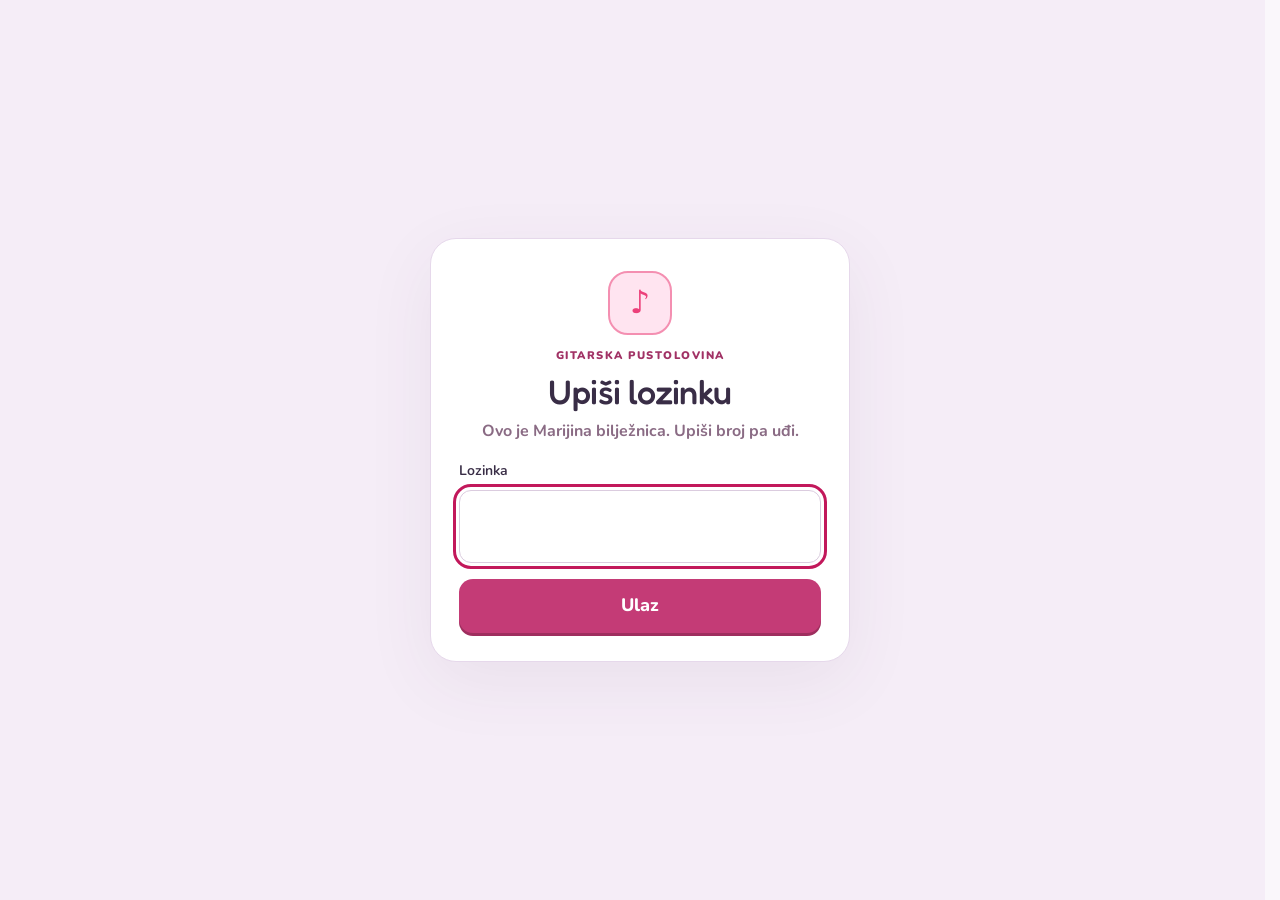
<file: index.html>
<!doctype html>
<html lang="hr">
<head>
  <meta charset="utf-8">
  <meta name="viewport" content="width=device-width, initial-scale=1, viewport-fit=cover">
  <meta name="theme-color" content="#faf7fb">
  <meta name="apple-mobile-web-app-capable" content="yes">
  <meta name="apple-mobile-web-app-status-bar-style" content="default">
  <meta name="mobile-web-app-capable" content="yes">
  <meta name="robots" content="noindex, nofollow">
  <title>Gitarska pustolovina · Marija</title>
  <script>
    try{if(localStorage.getItem('gitarska-pustolovina-ulaz')==='1')document.documentElement.classList.add('gate-open')}catch(e){}
  </script>
  <link rel="manifest" href="manifest.webmanifest">
  <link rel="apple-touch-icon" href="assets/icons/apple-touch-icon.png">
  <meta name="apple-mobile-web-app-title" content="Mare">
  <link rel="preconnect" href="https://fonts.googleapis.com">
  <link rel="preconnect" href="https://fonts.gstatic.com" crossorigin>
  <link href="https://fonts.googleapis.com/css2?family=Fredoka:wght@400;500;600;700&family=Nunito:wght@500;700;800&display=swap" rel="stylesheet">
  <link rel="stylesheet" href="styles.css?ux=2">
  <link rel="stylesheet" href="ux.css">
  <link rel="stylesheet" href="design.css?v=27">
  <script src="data.js" defer></script>
  <script src="figures.js" defer></script>
  <script src="kid-copy.js?v=2" defer></script>
  <script src="songs.js" defer></script>
  <script src="song-ui.js" defer></script>
  <script src="rhythm-follow.js?v=1" defer></script>
  <script src="app.js?v=20" defer></script>
  <script src="pwa.js?v=1" defer></script>
</head>
<body class="theme-marija">
  <div id="gate" class="gate">
    <form class="gate-card" id="gate-form" autocomplete="off">
      <p class="gate-mark" aria-hidden="true">♪</p>
      <p class="eyebrow">GITARSKA PUSTOLOVINA</p>
      <h1 id="gate-title">Upiši lozinku</h1>
      <p class="gate-lead">Ovo je Marijina bilježnica. Upiši broj pa uđi.</p>
      <label class="form-label" for="gate-pass">Lozinka</label>
      <input id="gate-pass" type="password" inputmode="numeric" autocomplete="current-password" maxlength="12" enterkeyhint="go" required>
      <p class="gate-error" id="gate-error" hidden>Pogrešna lozinka. Probaj opet.</p>
      <button type="submit" class="button">Ulaz</button>
    </form>
  </div>
  <script src="gate.js"></script>
  <a class="skip" href="#content">Preskoči na sadržaj</a>
  <div class="nav-backdrop" id="nav-backdrop" hidden></div>
  <aside class="sidebar" id="app-sidebar" aria-label="Navigacija">
    <div class="sidebar-top">
      <a class="brand" href="#pocetak" aria-label="Gitarska pustolovina · Početak" title="Početak"><span class="brand-icon" aria-hidden="true">♪</span><span>Gitarska<br>pustolovina</span></a>
      <button type="button" class="nav-close" id="nav-close" aria-label="Zatvori izbornik"><span class="nav-close-mobile" aria-hidden="true">✕</span><span class="nav-collapse-arrow" aria-hidden="true">‹</span></button>
    </div>
    <p class="eyebrow">MARIJIN PRVI MJESEC</p>
    <nav id="navigation"></nav>
    <div class="sidebar-app-actions" aria-label="Prikaz aplikacije">
      <button type="button" id="install-app"><span aria-hidden="true">＋</span><span class="sidebar-action-label">Dodaj aplikaciju</span></button>
      <button type="button" id="fullscreen-app" aria-pressed="false"><span aria-hidden="true">⛶</span><span class="sidebar-action-label">Puni ekran</span></button>
    </div>
    <p id="offline-state" class="sidebar-offline-state" role="status"></p>
    <div class="sidebar-note"><strong>Ti to možeš!</strong><br>Prvo lijep zvuk,<br>pa malo igre.</div>
    <p class="sidebar-dedication"><span aria-hidden="true">♥</span><span>Za Mariju, s ljubavlju od Tonke.</span></p>
  </aside>
  <div class="workspace">
    <header class="topbar">
      <button type="button" class="nav-toggle" id="nav-toggle" aria-label="Otvori izbornik" aria-expanded="false" aria-controls="app-sidebar">
        <span class="nav-toggle-bars" aria-hidden="true"></span>
      </button>
      <button type="button" class="topbar-greeting" id="topbar-greeting" aria-haspopup="dialog" aria-controls="guitar-name-dialog">Gitara</button>
      <div class="header-tools">
        <button type="button" class="shortcuts-toggle" id="shortcuts-toggle" aria-label="Otvori prečace" aria-expanded="false" aria-controls="header-shortcuts-panel" title="Prečaci">
          <svg viewBox="0 0 24 24" aria-hidden="true"><rect x="3" y="3" width="7" height="7" rx="2"/><rect x="14" y="3" width="7" height="7" rx="2"/><rect x="3" y="14" width="7" height="7" rx="2"/><rect x="14" y="14" width="7" height="7" rx="2"/></svg>
        </button>
        <section class="utility-bar" id="header-shortcuts-panel" aria-labelledby="shortcuts-title" hidden>
          <div class="shortcuts-heading"><h2 id="shortcuts-title">Prečaci</h2><button type="button" class="shortcuts-close secondary" id="shortcuts-close" aria-label="Zatvori prečace">✕</button></div>
          <nav id="screen-navigation" class="screen-navigation" aria-label="Stalna navigacija"></nav>
          <nav id="page-shortcuts" class="page-shortcuts" aria-label="Prečaci ove stranice"></nav>
        </section>
      </div>
    </header>
    <main id="content" tabindex="-1"></main>
  </div>
  <noscript>Za listanje materijala uključi JavaScript. Za statično izdanje otvori <a href="output/gitarska_pustolovina.html">postojeći HTML</a>.</noscript>
  <dialog id="completion-dialog" class="completion-dialog" aria-labelledby="completion-title" aria-describedby="completion-lesson">
    <div class="completion-heading"><h2 id="completion-title">Kako je išlo?</h2><button type="button" class="secondary" id="completion-close" aria-label="Natrag na vježbu">✕</button></div>
    <p id="completion-lesson" class="completion-lesson"></p>
    <div id="completion-body" class="completion-body"></div>
    <div class="completion-footer">
      <p id="completion-feedback" role="status"></p>
      <div class="completion-action-space"><div id="completion-actions" class="completion-actions" hidden><button type="button" class="secondary" id="completion-stay">Ostani ovdje</button><a class="button" id="completion-next" href="#pocetak">Sljedeća vježba →</a></div></div>
      <p id="completion-next-hint" class="completion-next-hint"></p>
    </div>
  </dialog>
  <dialog id="app-mode-dialog" aria-labelledby="app-mode-title">
    <div class="completion-heading"><h2 id="app-mode-title">Dodaj aplikaciju</h2><button type="button" class="secondary" data-app-mode-close aria-label="Zatvori upute">✕</button></div>
    <p id="app-mode-body"></p>
    <button type="button" class="button" data-app-mode-close>U redu</button>
  </dialog>
  <dialog id="parent-info-dialog" aria-labelledby="parent-info-title" aria-describedby="parent-info-lesson">
    <div class="completion-heading"><h2 id="parent-info-title">Za mamu ili tatu</h2><button type="button" class="secondary" id="parent-info-close" aria-label="Zatvori informacije za roditelje">✕</button></div>
    <p id="parent-info-lesson" class="completion-lesson"></p>
    <div id="parent-info-body"></div>
    <button type="button" class="button" id="parent-info-done">Natrag na vježbu</button>
  </dialog>
  <dialog id="explain-dialog" aria-labelledby="explain-title"><button class="modal-close secondary" type="button" aria-label="Zatvori objašnjenje">✕</button><div id="explain-body"></div><button type="button" class="modal-done">Natrag na vježbu</button></dialog>
  <dialog id="hand-dialog" aria-labelledby="hand-title">
    <button class="hand-close secondary" type="button" id="hand-close" aria-label="Zatvori">✕</button>
    <h2 id="hand-title">Koji je koji prst?</h2>
    <p class="hand-lead">Podigni lijevu ruku, kao da daješ pet.</p>
    <svg class="hand-svg" viewBox="0 -18 460 558" role="img" aria-label="Lijeva šaka, kao da daješ pet. S lijeva na desno: mali prst, prstenjak, srednji prst, kažiprst. Palac je sa strane.">
      <rect x="0" y="-18" width="460" height="558" rx="24" fill="#fff5fb"/>
      <path class="hand-palm" d="M239 64.7 L245.3 81.2 L249.9 178.5 L243.2 244.4 L247.4 251.8 L253.7 250.9 L258.3 243.4 L301.9 107.9 L311.3 98.7 L321.9 96.7 L331.9 101.6 L337.7 111.5 L338.9 126.6 L334.7 151.3 L319.2 214.7 L300.4 270.1 L294.6 299.9 L297.2 321.5 L302.9 338.9 L311.8 344.9 L317.4 343.4 L357.7 293.1 L380.3 278.7 L392.9 275.7 L408 277.8 L417.2 285.2 L418.8 294.8 L415.3 301.8 L394.1 324.5 L387 340.2 L362.8 373.9 L347.8 405.2 L300.2 458 L277.6 473.1 L269.6 482.2 L263.6 506.9 L232.9 518 L202.2 522 L171.5 519 L140.8 508.9 L138.6 482.7 L114.4 417.7 L95.1 313.5 L53.3 210.7 L49.3 196.1 L49.2 183 L52.8 175.1 L60 170.8 L69 170.3 L77 175 L127.6 272.2 L135 279.9 L141.9 278 L145.9 271.6 L146.7 263.1 L120.9 112.5 L122.9 100.9 L127.6 93.8 L134.4 90.3 L147.1 91.2 L154.3 96.9 L158.7 105.4 L188.5 241.4 L191.8 248.6 L196.1 248.9 L198.9 240.9 L198.5 181.5 L202.5 132.1 L200 81.7 L202.8 70.7 L208.5 62.4 L215.1 58.5 L224.2 58Z"/>
      <path class="hand-digit" data-finger-part="mali" d="M95.1 313.5 L53.3 210.7 L49.3 196.1 L49.2 183 L52.8 175.1 L60 170.8 L69 170.3 L77 175 L127.6 272.2 L135 279.9Z"/>
      <path class="hand-digit" data-finger-part="prstenjak" d="M135 279.9 L141.9 278 L145.9 271.6 L146.7 263.1 L120.9 112.5 L122.9 100.9 L127.6 93.8 L134.4 90.3 L147.1 91.2 L154.3 96.9 L158.7 105.4 L188.5 241.4 L191.8 248.6Z"/>
      <path class="hand-digit" data-finger-part="srednji" d="M191.8 248.6 L196.1 248.9 L198.9 240.9 L198.5 181.5 L202.5 132.1 L200 81.7 L202.8 70.7 L208.5 62.4 L215.1 58.5 L224.2 58 L239 64.7 L245.3 81.2 L249.9 178.5 L243.2 244.4 L247.4 251.8Z"/>
      <path class="hand-digit" data-finger-part="kaziprst" d="M247.4 251.8 L253.7 250.9 L258.3 243.4 L301.9 107.9 L311.3 98.7 L321.9 96.7 L331.9 101.6 L337.7 111.5 L338.9 126.6 L334.7 151.3 L319.2 214.7 L300.4 270.1 L294.6 299.9 L297.2 321.5 L302.9 338.9 L311.8 344.9Z"/>
      <path class="hand-digit" data-finger-part="palac" d="M311.8 344.9 L317.4 343.4 L357.7 293.1 L380.3 278.7 L392.9 275.7 L408 277.8 L417.2 285.2 L418.8 294.8 L415.3 301.8 L394.1 324.5 L387 340.2Z"/>
      <path class="hand-crease" d="M168 408C210 394 250 398 305 418" fill="none"/>
      <path class="hand-crease" d="M178 442C216 430 252 434 292 452" fill="none"/>
      <path class="hand-line" d="M239 64.7 L245.3 81.2 L249.9 178.5 L243.2 244.4 L247.4 251.8 L253.7 250.9 L258.3 243.4 L301.9 107.9 L311.3 98.7 L321.9 96.7 L331.9 101.6 L337.7 111.5 L338.9 126.6 L334.7 151.3 L319.2 214.7 L300.4 270.1 L294.6 299.9 L297.2 321.5 L302.9 338.9 L311.8 344.9 L317.4 343.4 L357.7 293.1 L380.3 278.7 L392.9 275.7 L408 277.8 L417.2 285.2 L418.8 294.8 L415.3 301.8 L394.1 324.5 L387 340.2 L362.8 373.9 L347.8 405.2 L300.2 458 L277.6 473.1 L269.6 482.2 L263.6 506.9 L232.9 518 L202.2 522 L171.5 519 L140.8 508.9 L138.6 482.7 L114.4 417.7 L95.1 313.5 L53.3 210.7 L49.3 196.1 L49.2 183 L52.8 175.1 L60 170.8 L69 170.3 L77 175 L127.6 272.2 L135 279.9 L141.9 278 L145.9 271.6 L146.7 263.1 L120.9 112.5 L122.9 100.9 L127.6 93.8 L134.4 90.3 L147.1 91.2 L154.3 96.9 L158.7 105.4 L188.5 241.4 L191.8 248.6 L196.1 248.9 L198.9 240.9 L198.5 181.5 L202.5 132.1 L200 81.7 L202.8 70.7 L208.5 62.4 L215.1 58.5 L224.2 58Z"/>
      <text data-finger-part="mali" x="78" y="156" text-anchor="middle">mali</text>
      <text data-finger-part="prstenjak" x="128" y="74" text-anchor="middle">prstenjak</text>
      <text data-finger-part="srednji" x="230" y="42" text-anchor="middle">srednji</text>
      <text data-finger-part="kaziprst" x="318" y="80" text-anchor="middle">kažiprst</text>
      <text data-finger-part="palac" x="430" y="348" text-anchor="middle">palac</text>
    </svg>
    <p id="hand-note" class="hand-note">Svaki prst ima svoje ime.</p>
    <button type="button" class="button hand-done" id="hand-done">Vidim!</button>
  </dialog>
  <dialog id="guitar-name-dialog" aria-labelledby="guitar-name-title">
    <button class="modal-close secondary" type="button" id="guitar-name-close" aria-label="Zatvori">✕</button>
    <h2 id="guitar-name-title">Tvoja gitara</h2>
    <p class="guitar-name-lead">Pogledaj dijelove. Ime možeš promijeniti.</p>
    <div id="guitar-name-parts"></div>
    <label class="form-label" for="guitar-name-edit">Ime</label>
    <input type="text" id="guitar-name-edit" maxlength="24" autocomplete="off" placeholder="npr. Luna, Zvjezdica…">
    <button type="button" class="button modal-done" id="guitar-name-save">Spremi ime</button>
  </dialog>
  <div id="zvonko-toast" class="zvonko-toast" hidden role="status" aria-live="polite"></div>
  <div id="zvonko-badge" class="zvonko-welcome" hidden role="dialog" aria-modal="true" aria-labelledby="zvonko-badge-title">
    <div class="zvonko-welcome-card">
      <div class="zvonko-welcome-pic">
        <img class="zvonko-welcome-img" src="assets/dragon-guitar-pixar.jpg" alt="Zvonko, slatki zmaj s malom gitarom" width="200" height="200">
        <span class="zvonko-hi-five" aria-hidden="true"><span class="hi-five-paw">★</span></span>
      </div>
      <p class="zvonko-welcome-eyebrow">NOVI BEDŽ</p>
      <h2 id="zvonko-badge-title"></h2>
      <p class="zvonko-welcome-text" id="zvonko-badge-text"></p>
      <button type="button" class="button zvonko-welcome-go" id="zvonko-badge-go">Daj pet!</button>
    </div>
  </div>
  <div id="zvonko-welcome" class="zvonko-welcome" hidden role="dialog" aria-modal="true" aria-labelledby="zvonko-welcome-title">
    <div class="zvonko-welcome-card">
      <div class="zvonko-welcome-pic">
        <img class="zvonko-welcome-img" src="assets/dragon-guitar-pixar.jpg" alt="" width="200" height="200">
        <span class="zvonko-hi-five" aria-hidden="true"><span class="hi-five-paw">★</span></span>
      </div>
      <p class="zvonko-welcome-eyebrow" id="zvonko-welcome-eye"></p>
      <h2 id="zvonko-welcome-title"></h2>
      <p class="zvonko-welcome-text" id="zvonko-welcome-text"></p>
      <button type="button" class="button zvonko-welcome-go" id="zvonko-welcome-go">Daj pet!</button>
    </div>
  </div>
</body>
</html>
</file>
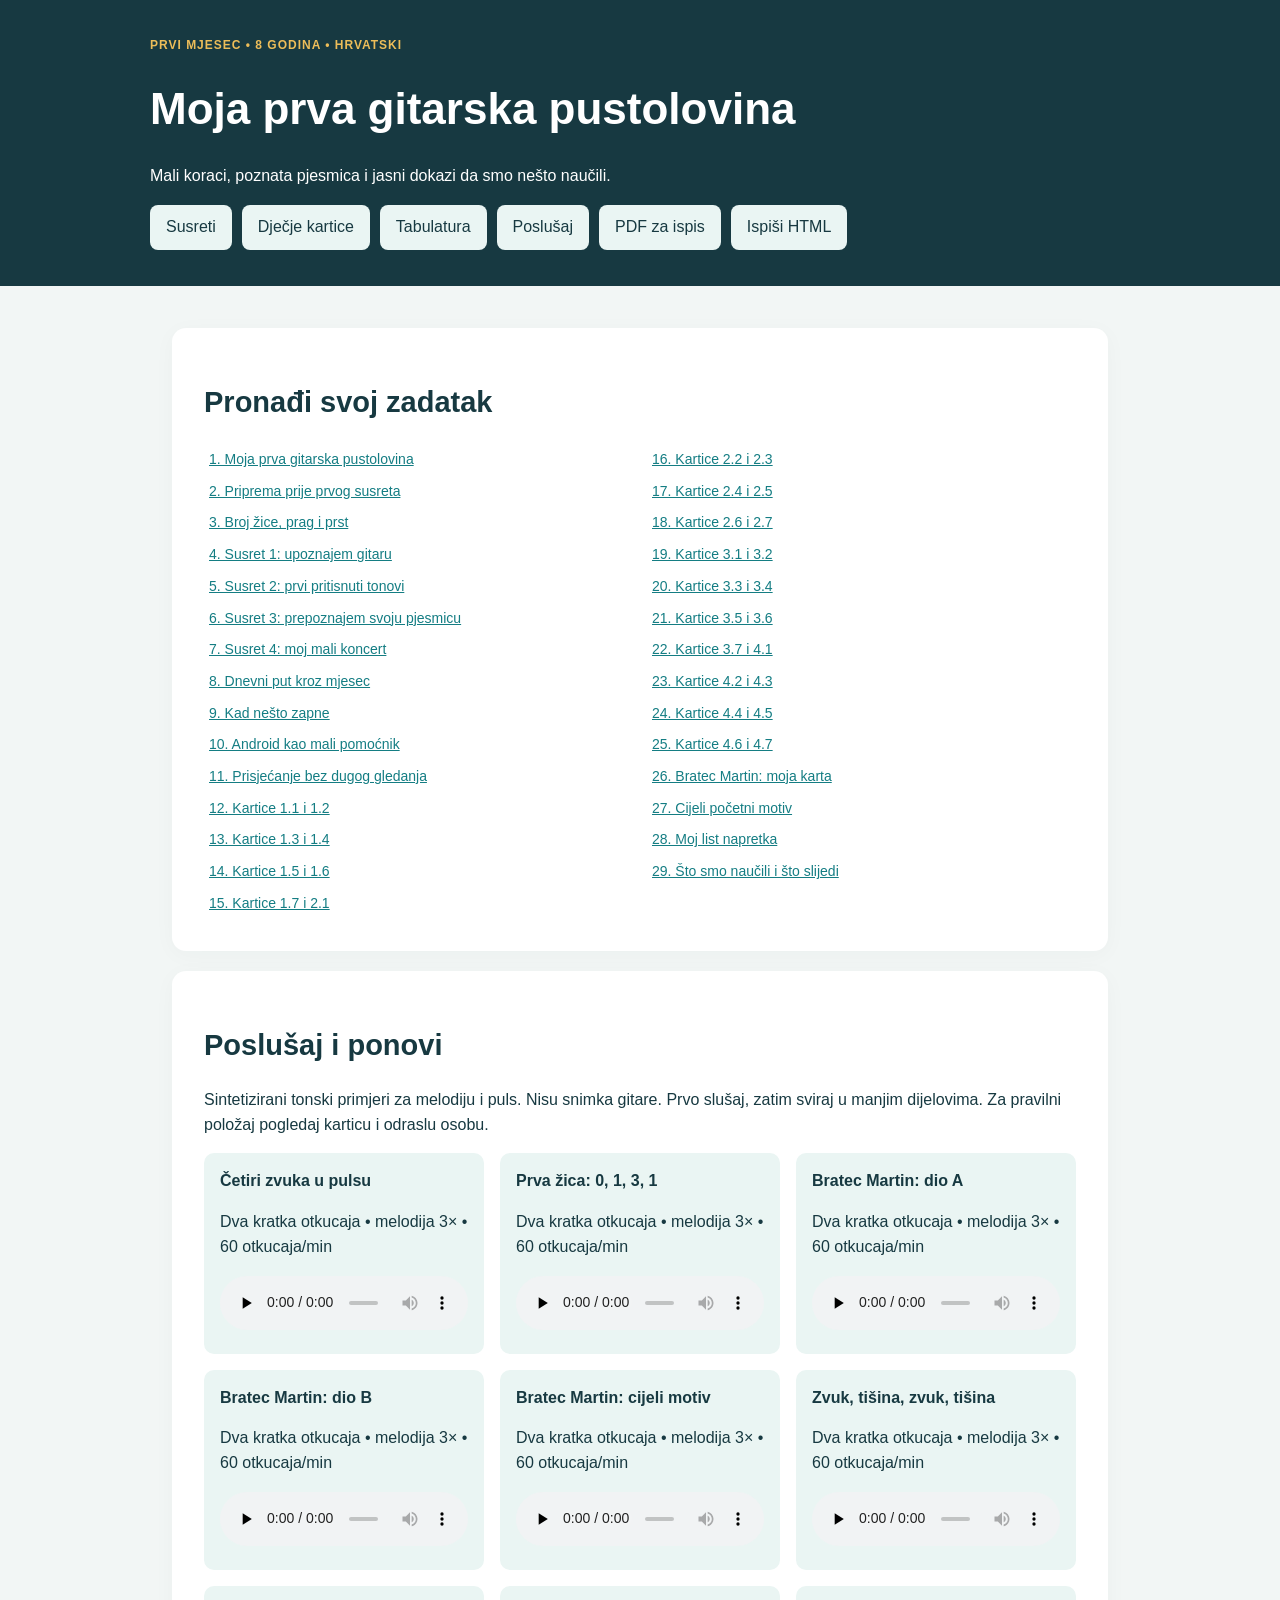
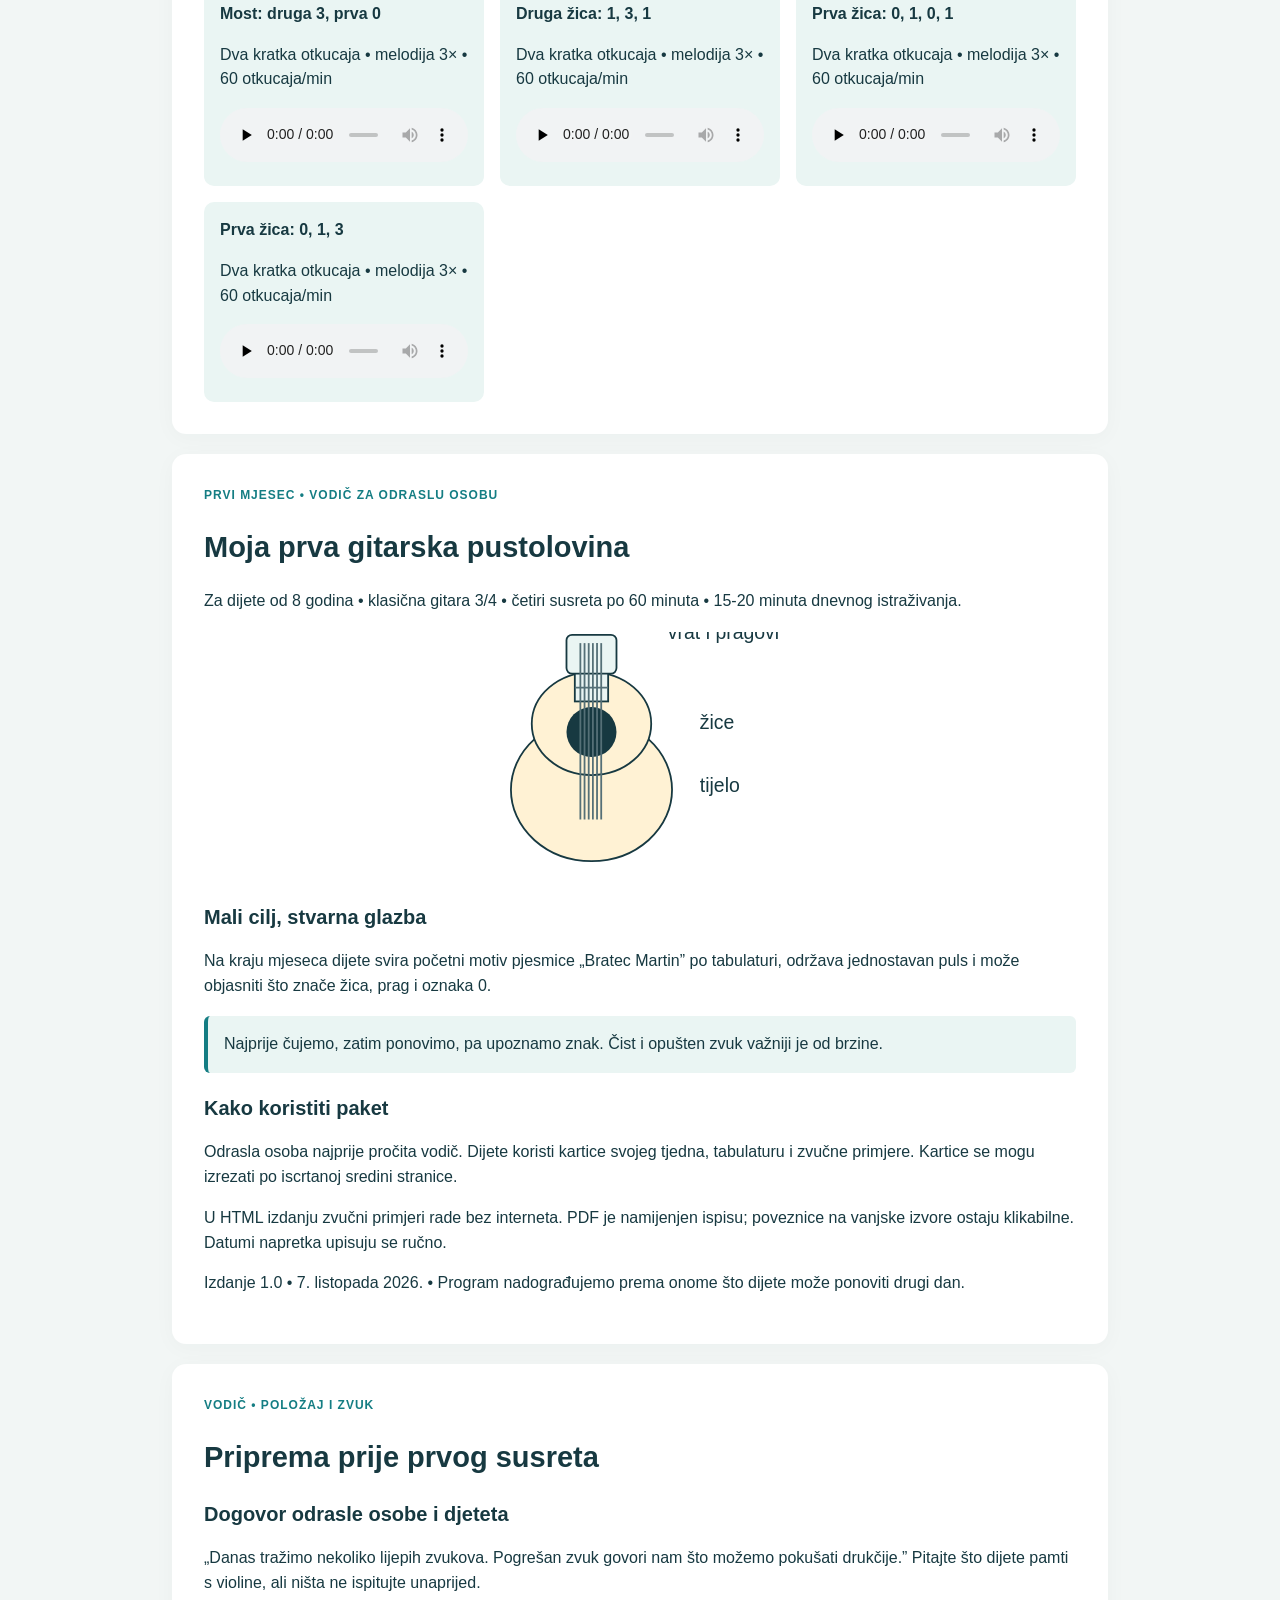
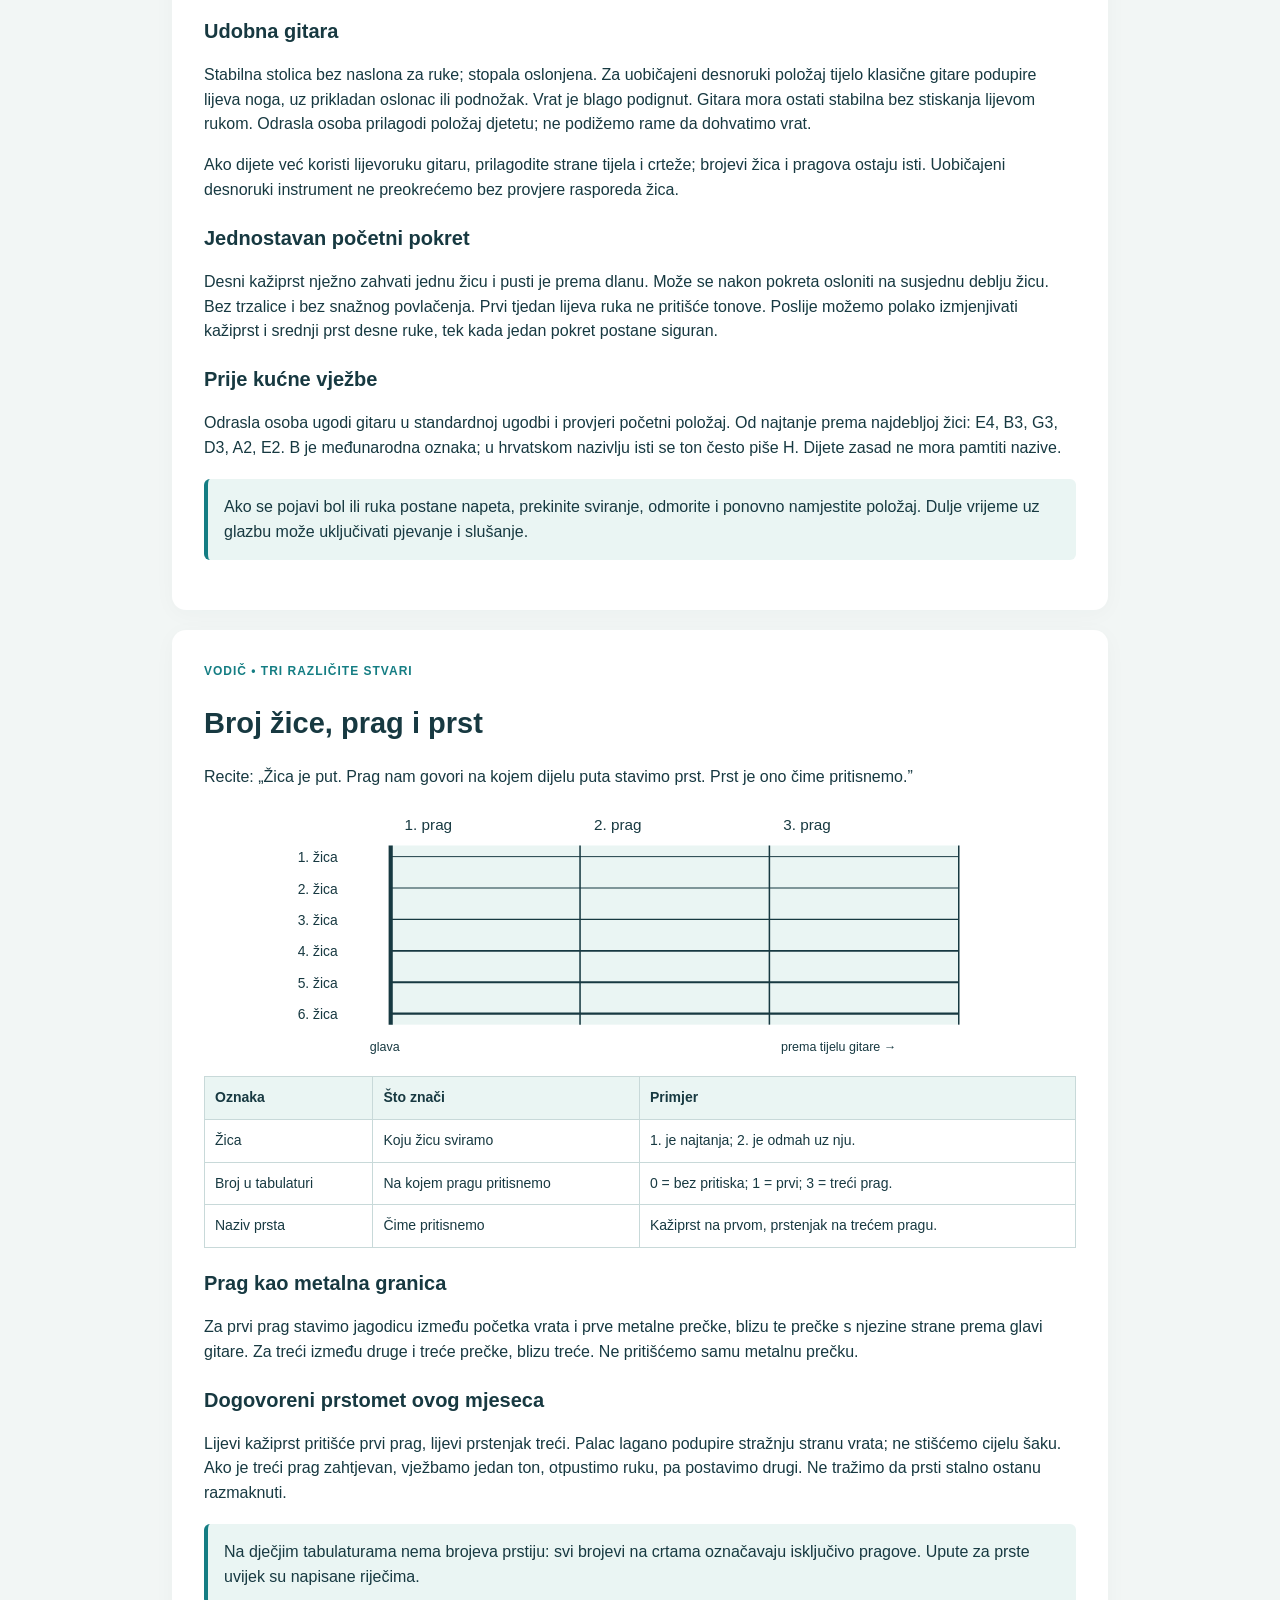
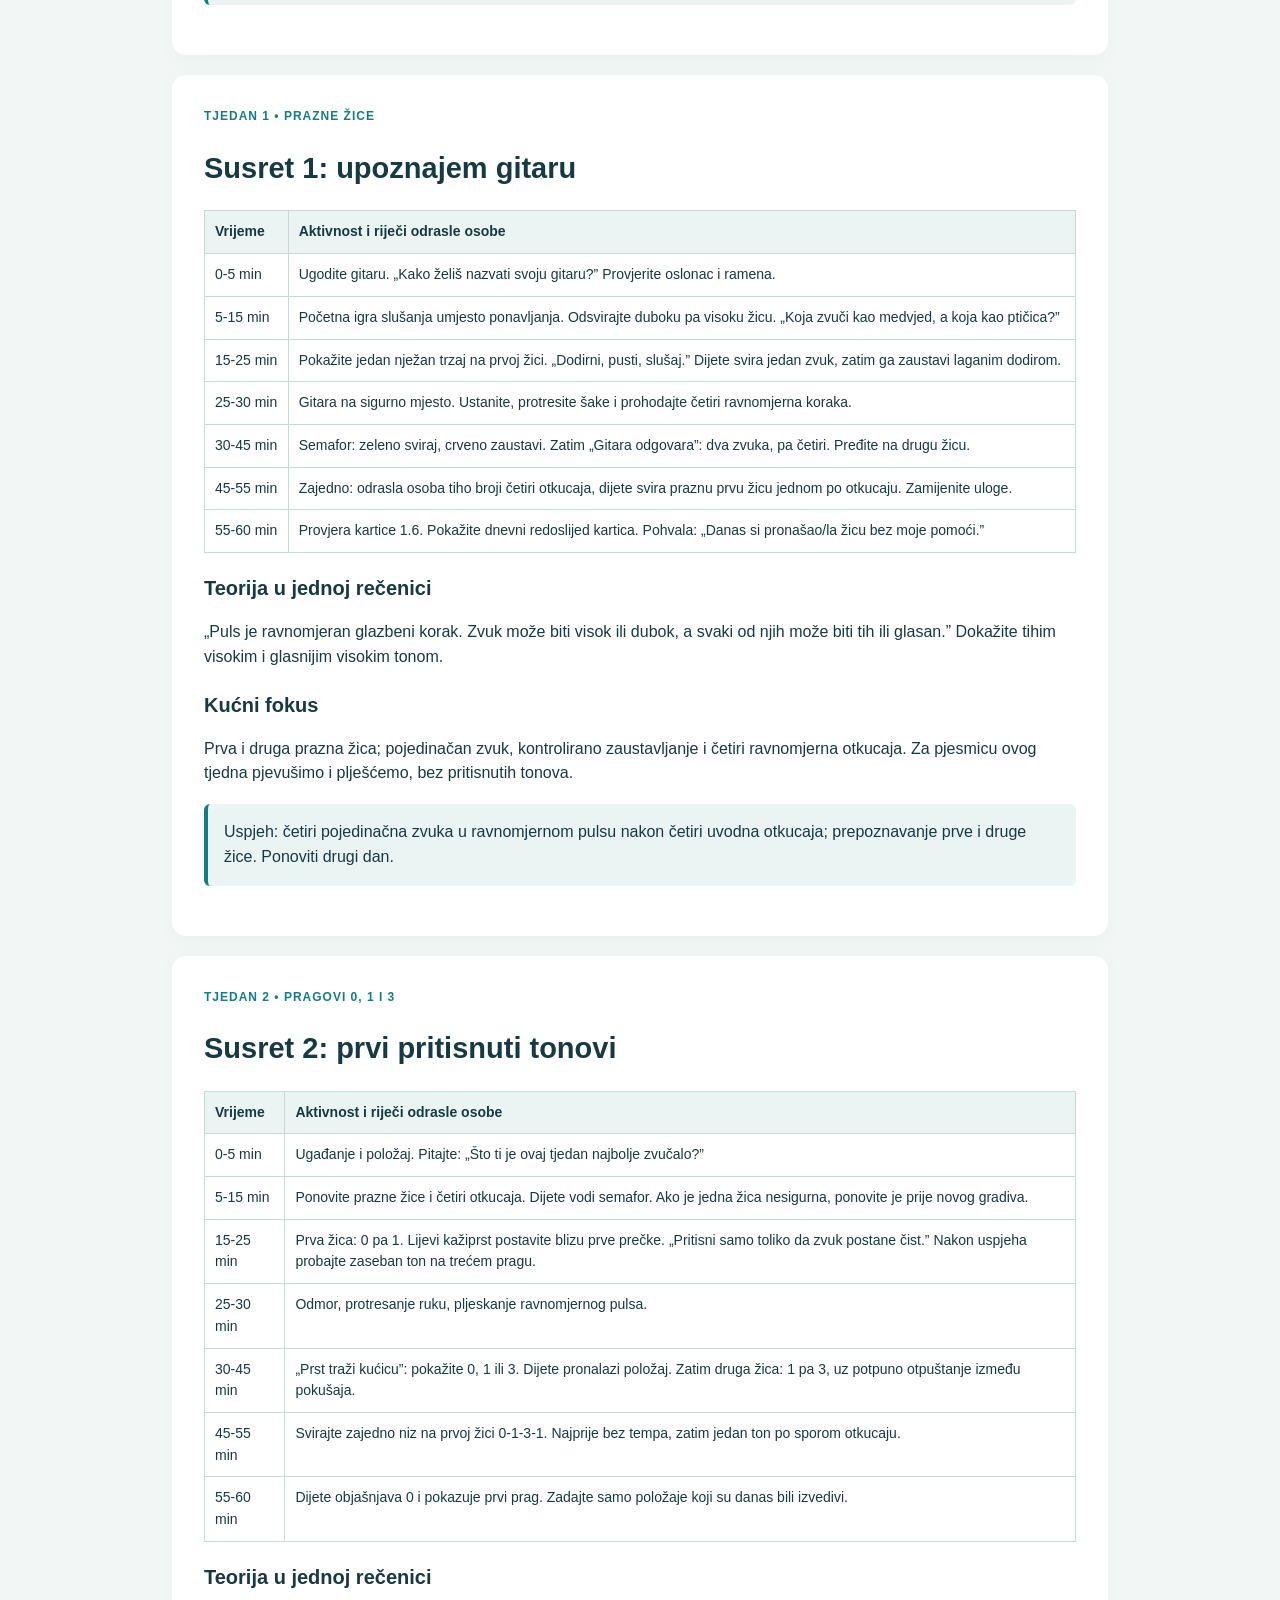
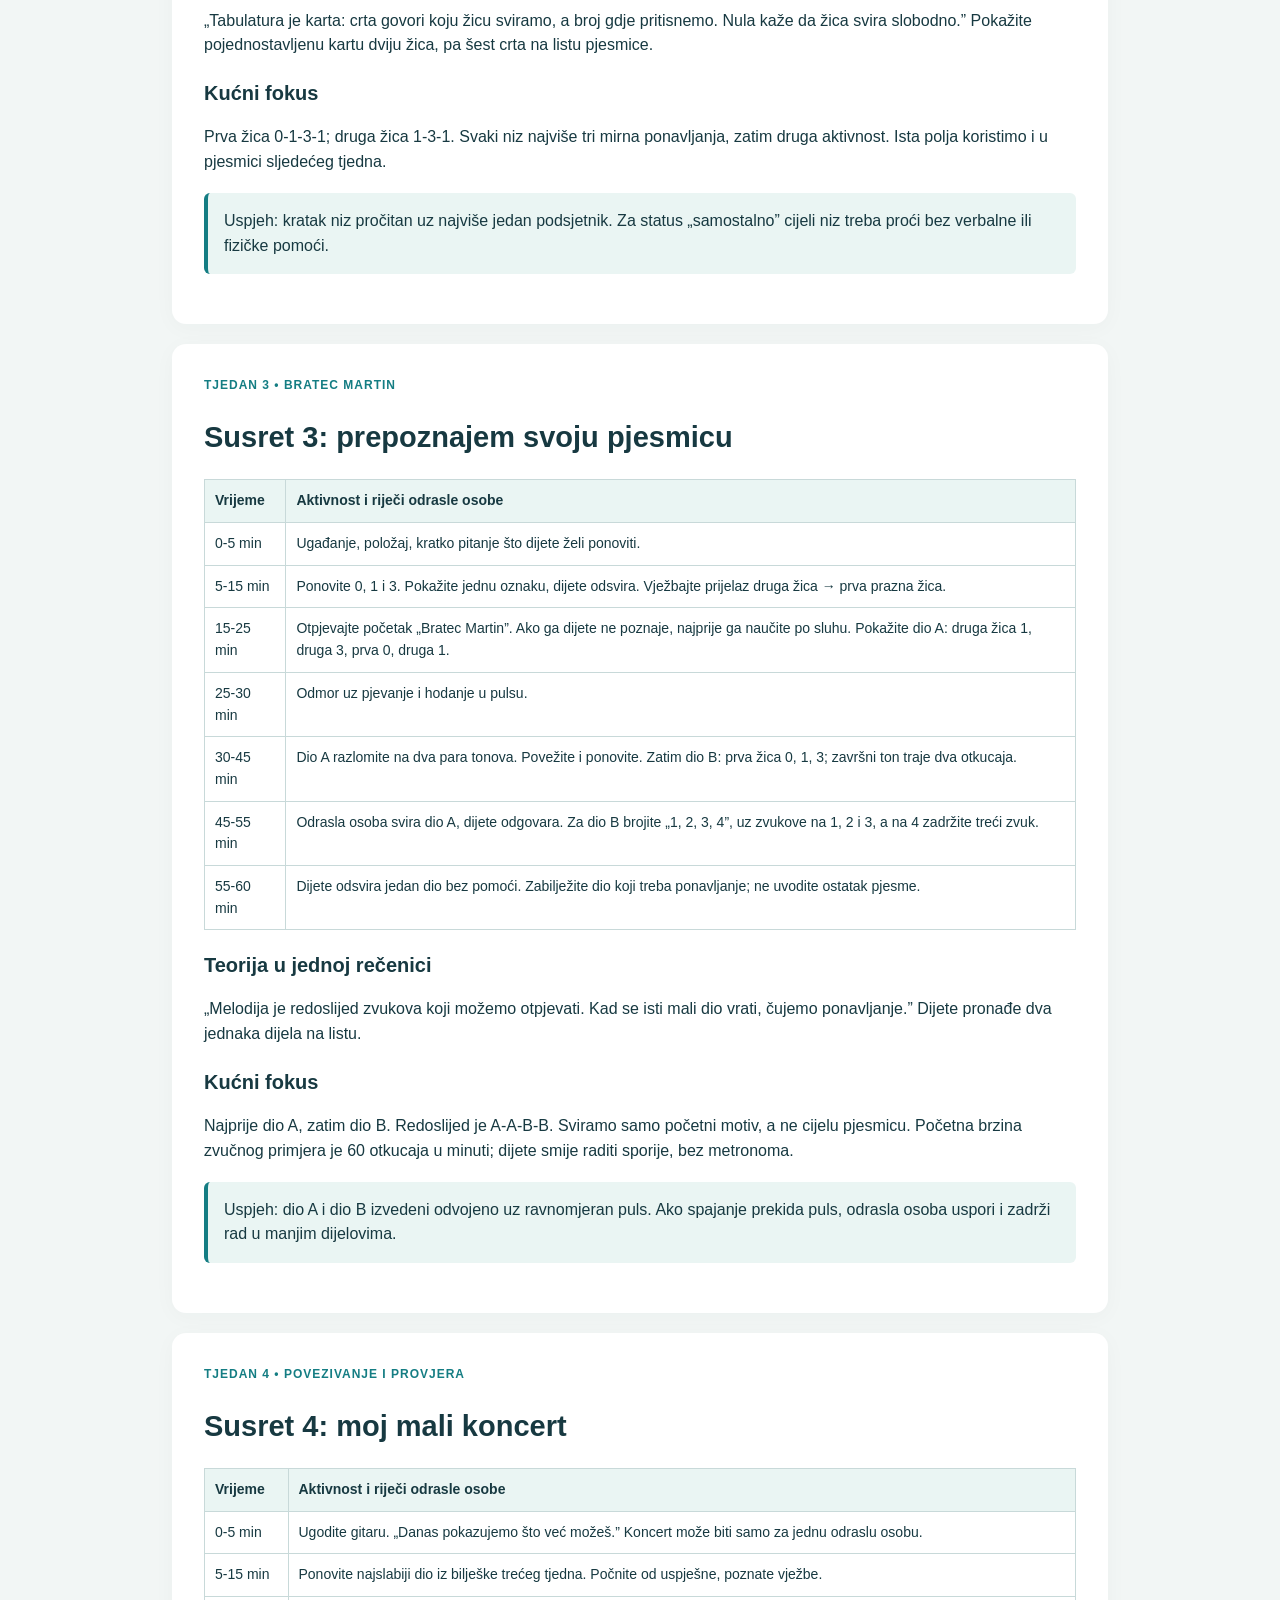
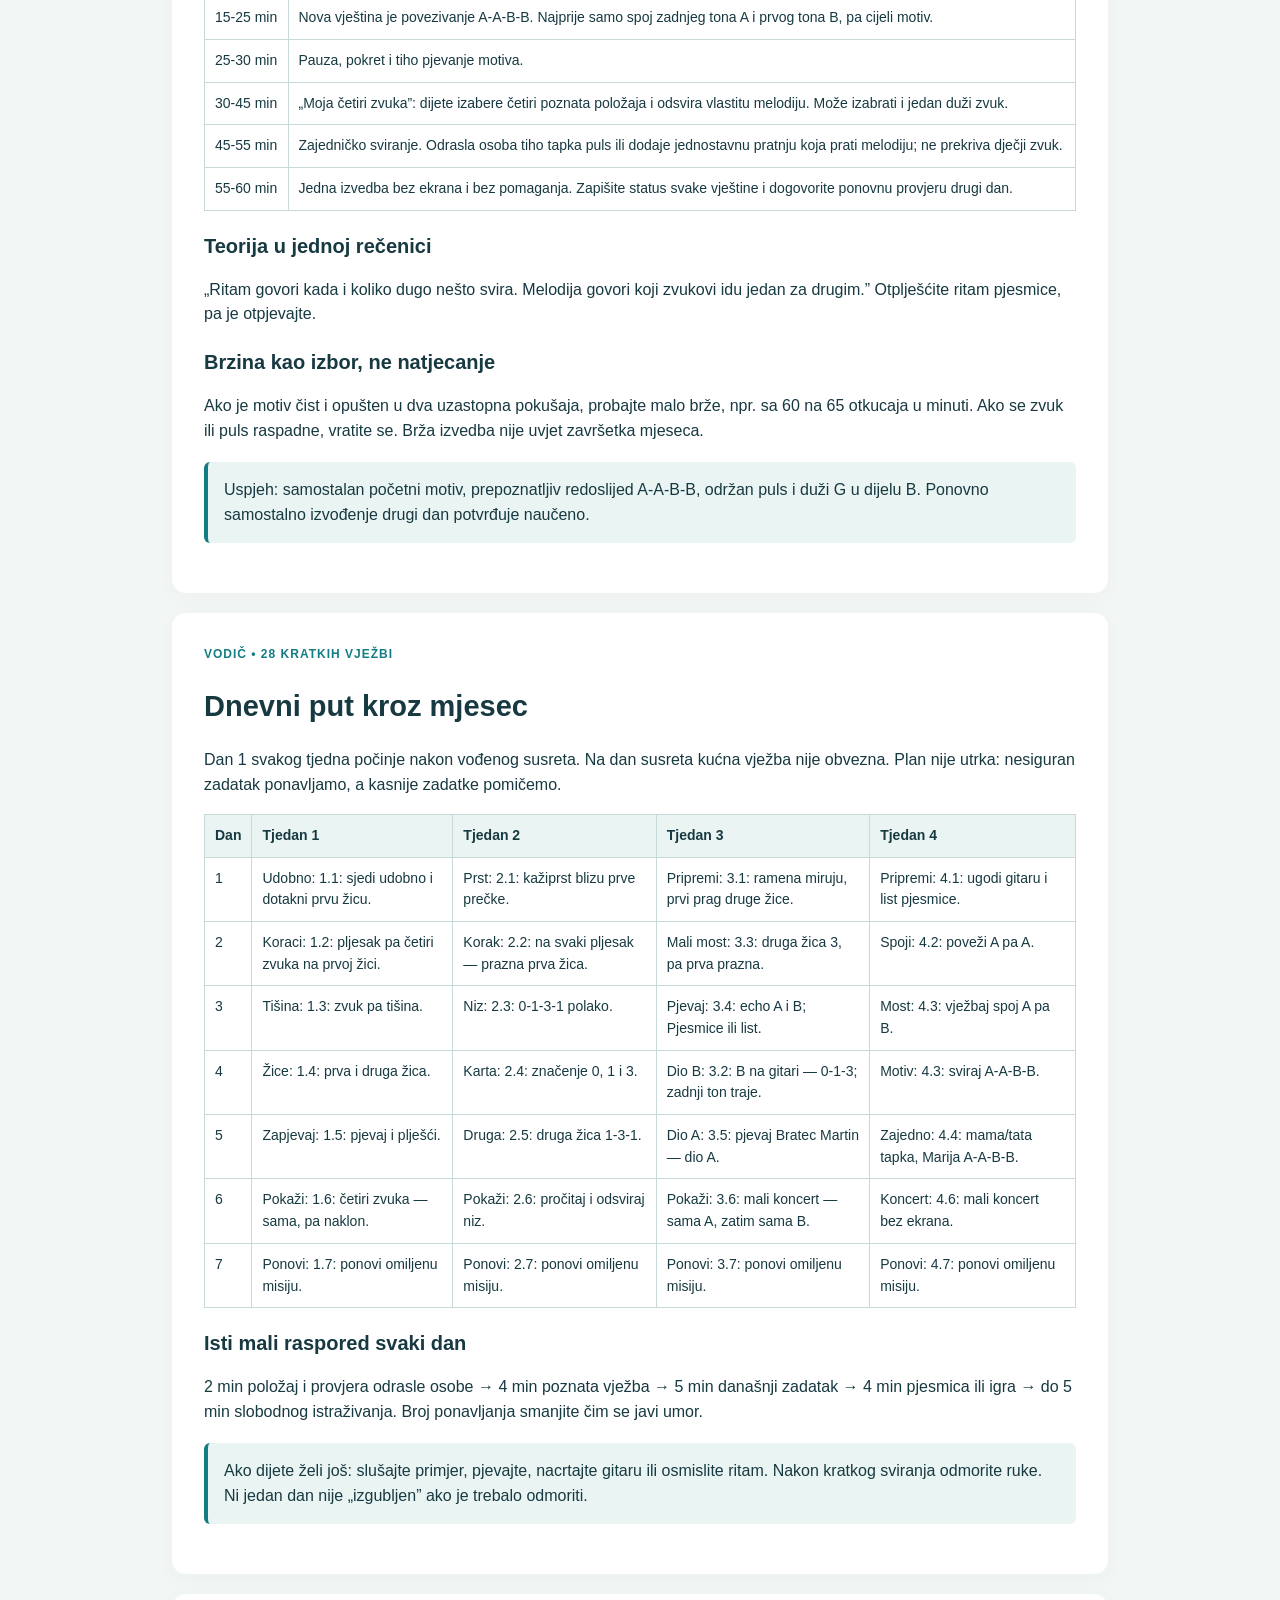
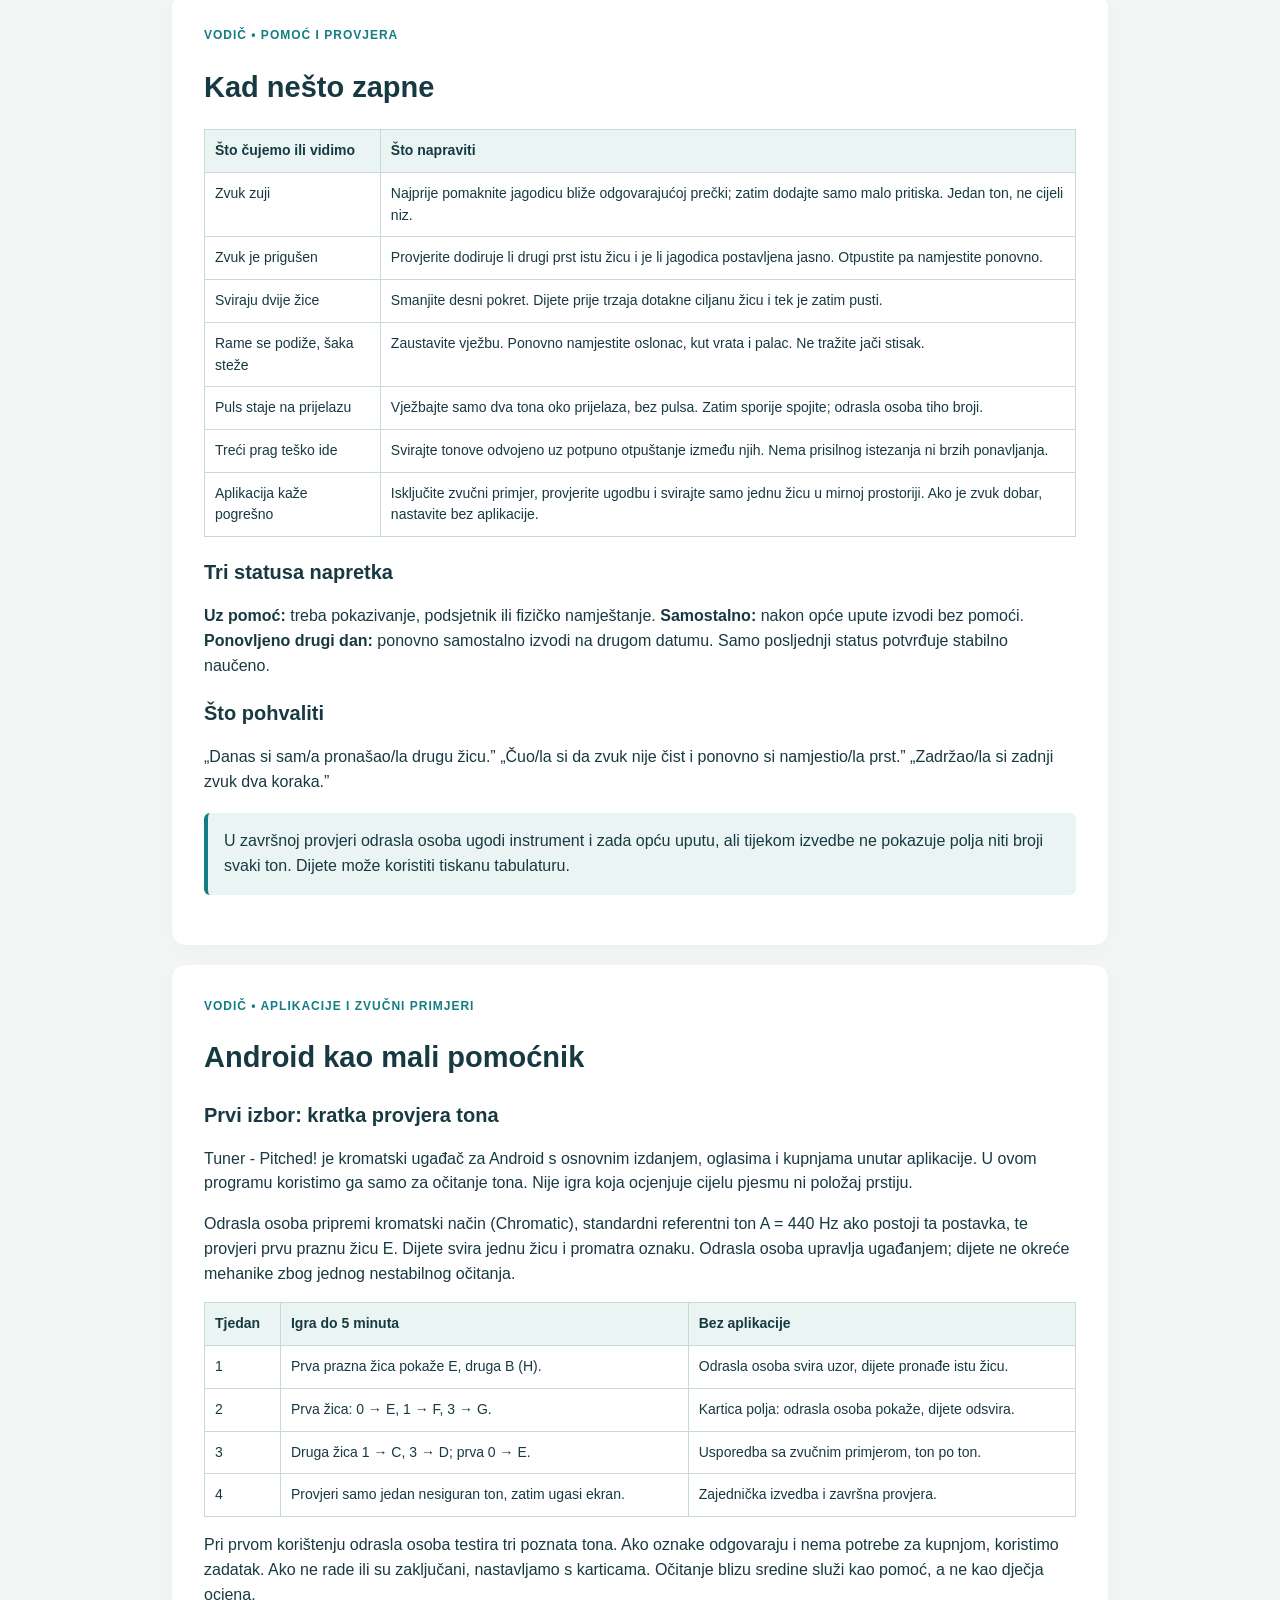
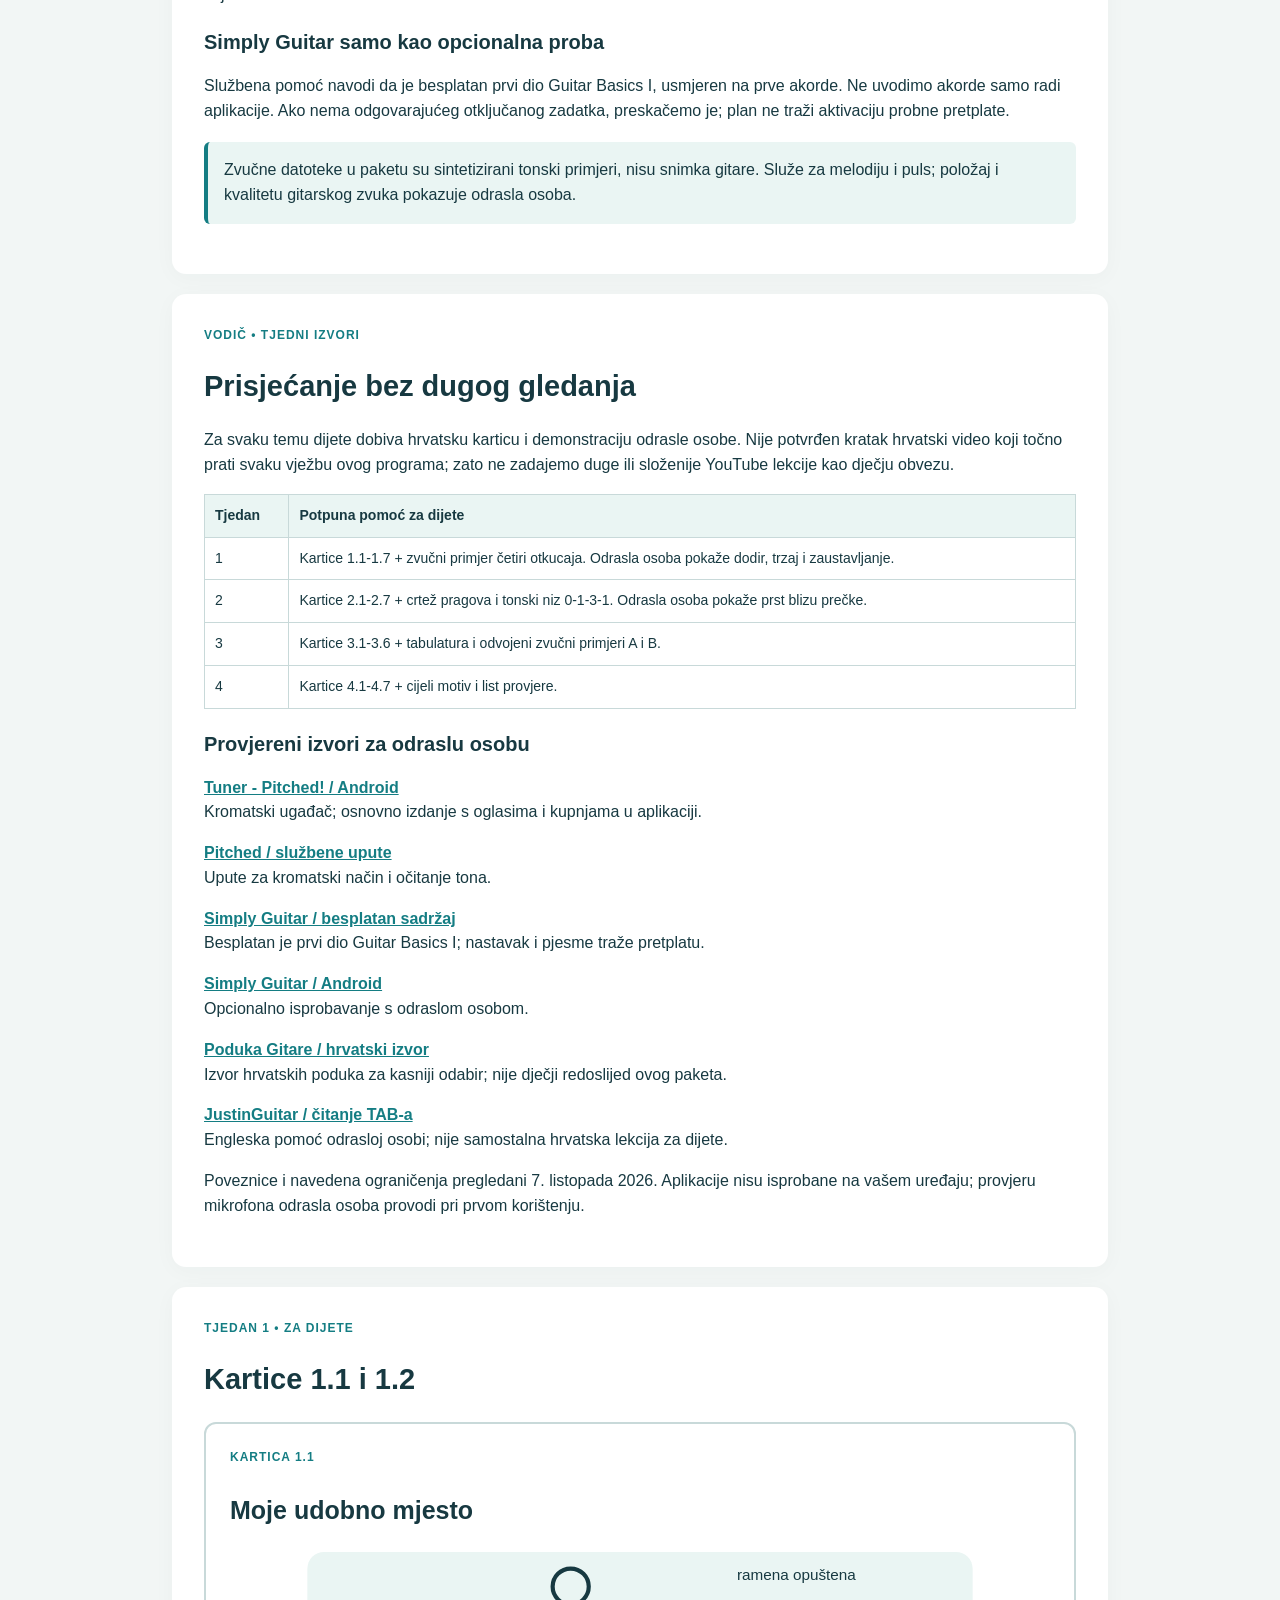
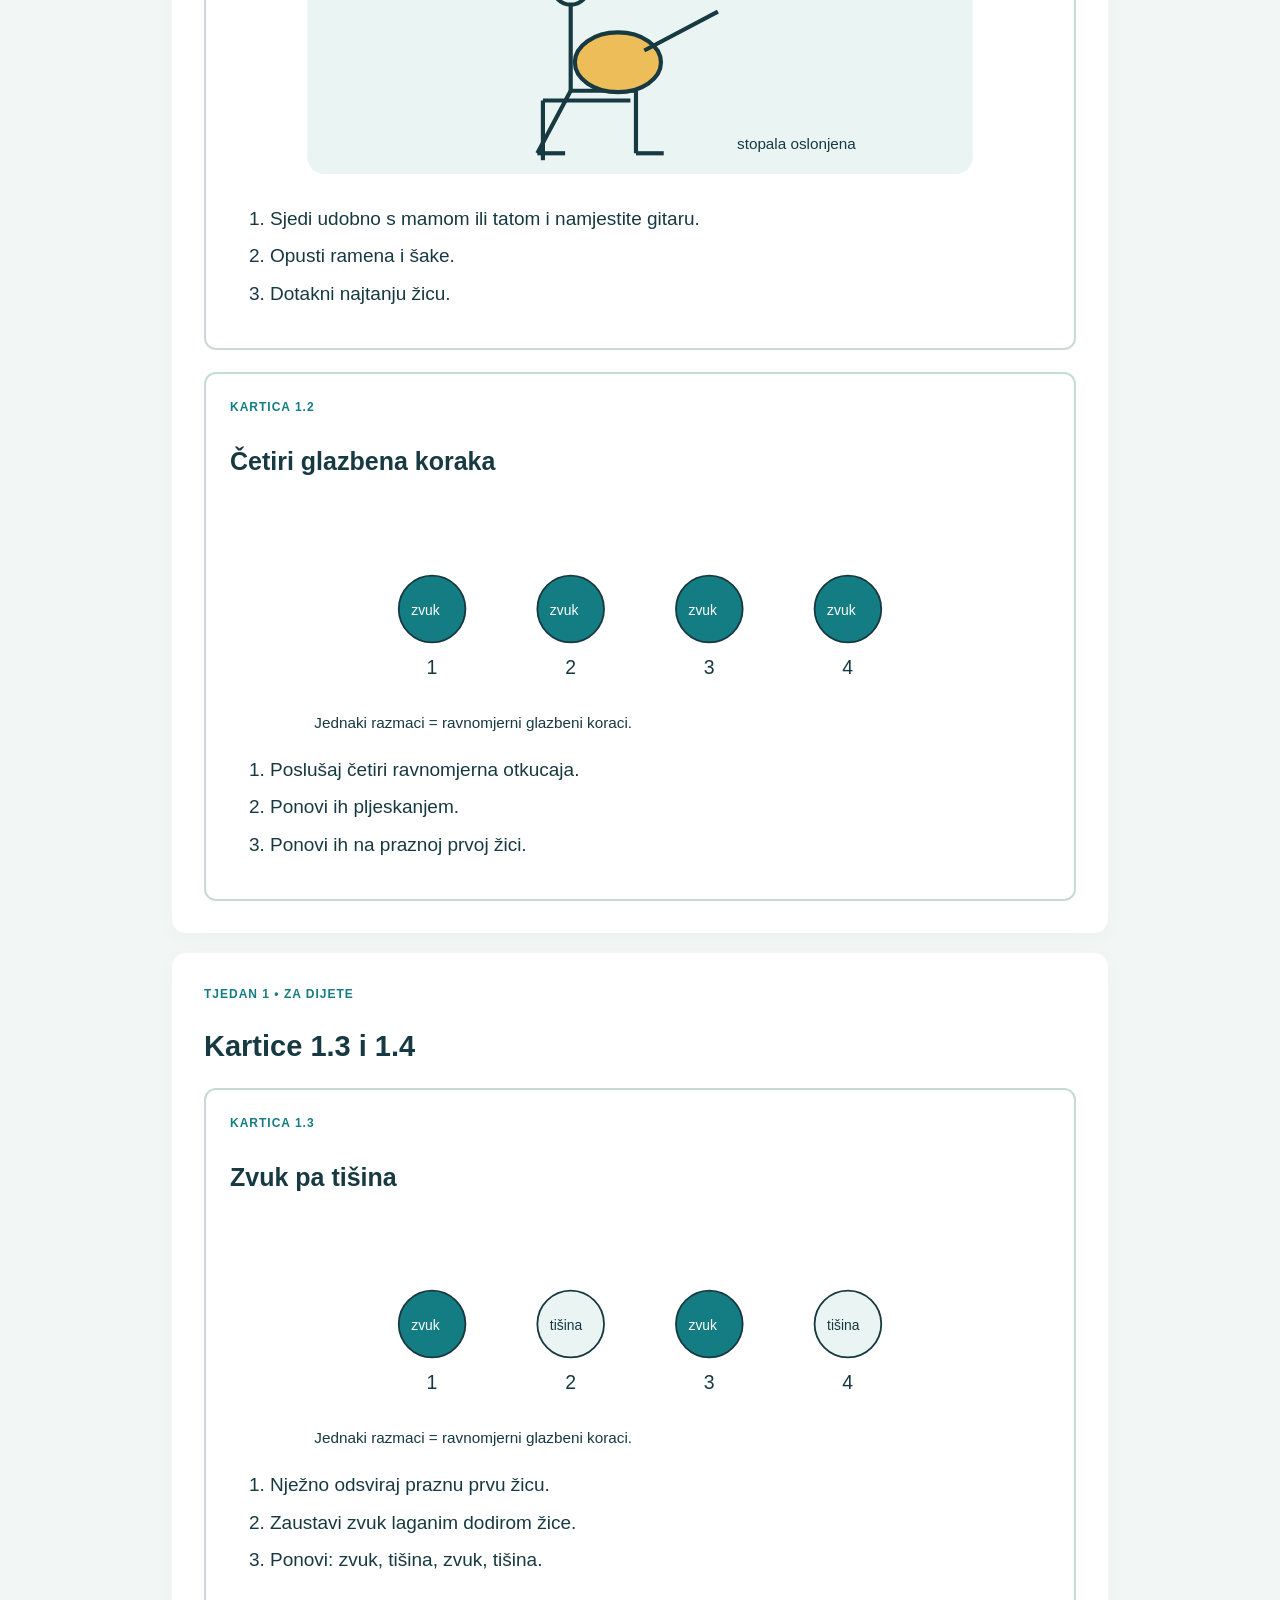
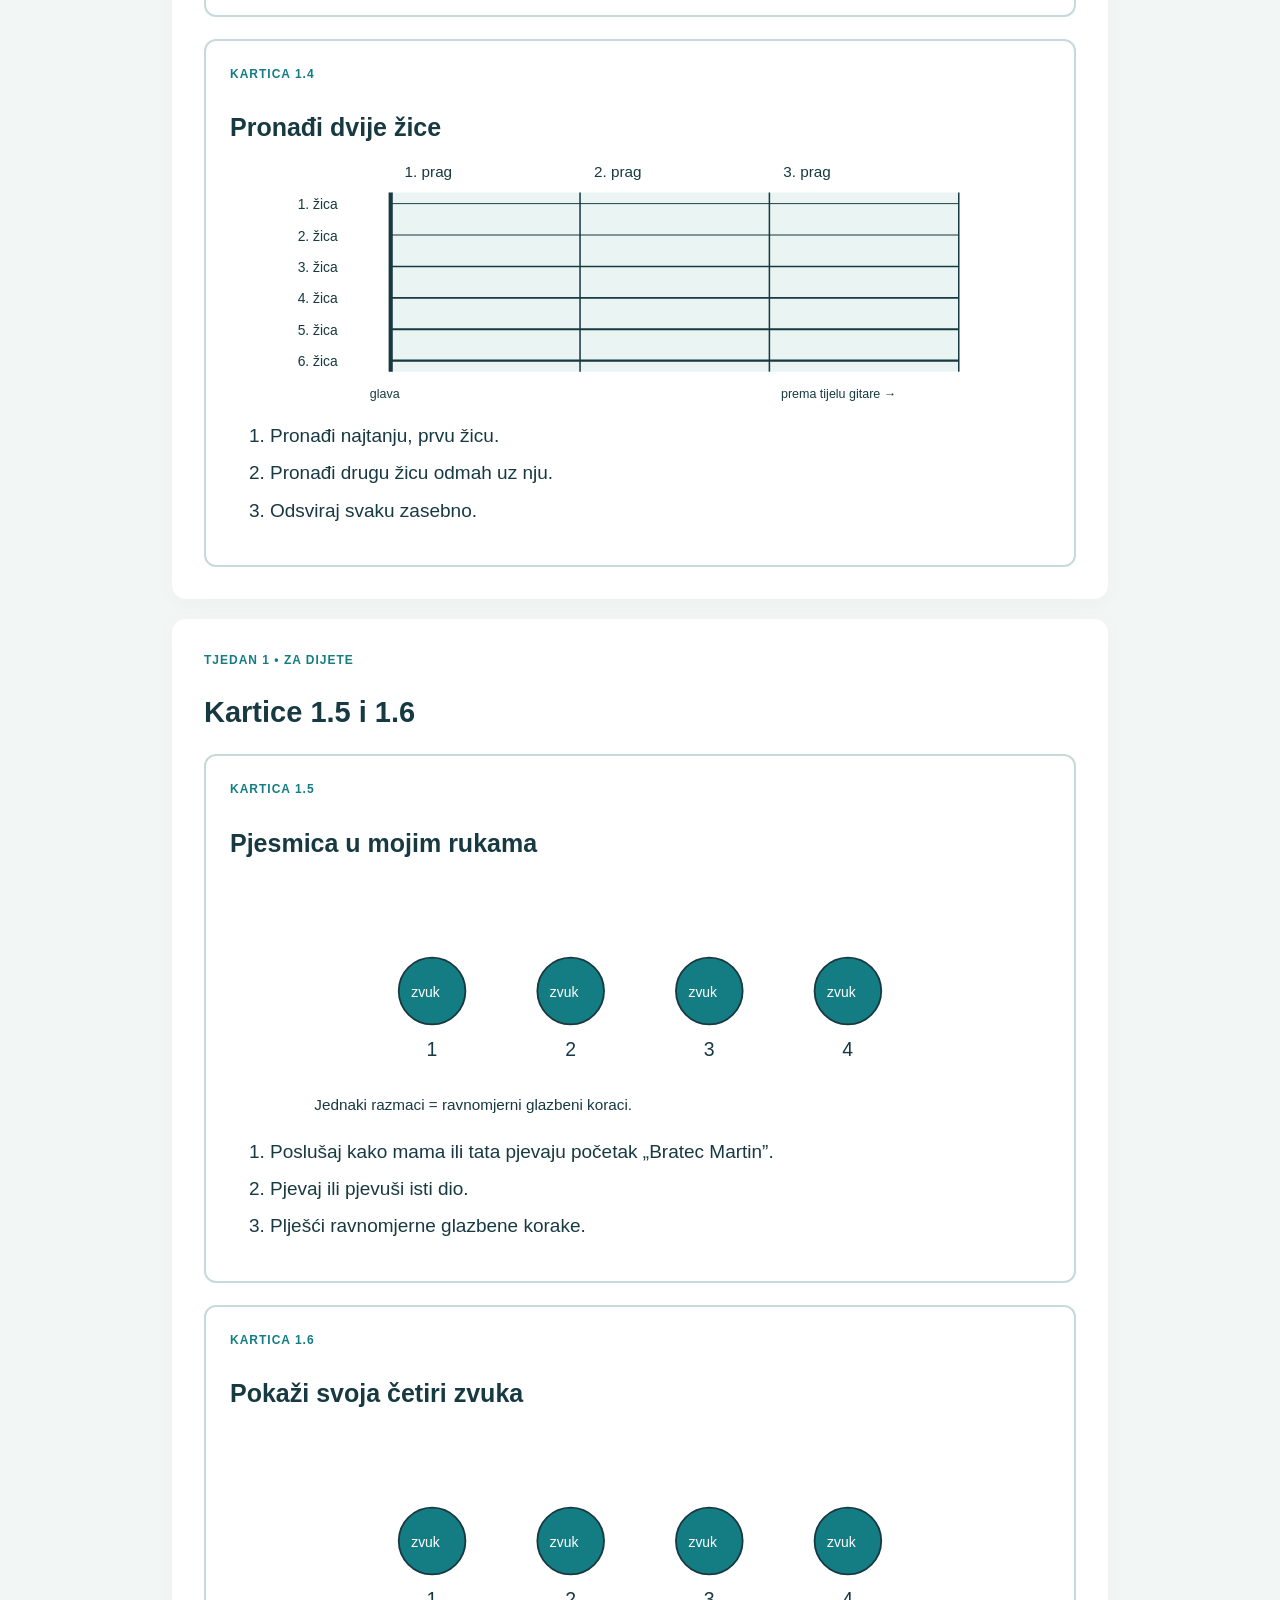
<file: output/gitarska_pustolovina.html>
<!doctype html><html lang="hr"><head><meta charset="utf-8"><meta name="viewport" content="width=device-width, initial-scale=1"><title>Moja prva gitarska pustolovina</title><style>
:root{--ink:#173941;--teal:#147d83;--pale:#eaf5f3}*{box-sizing:border-box}body{margin:0;background:#f2f6f5;color:var(--ink);font-family:Arial,sans-serif;line-height:1.55}header{background:var(--ink);color:white;padding:36px max(24px,calc((100vw - 980px)/2))}header p{max-width:750px}h1{font-size:clamp(28px,4vw,44px);line-height:1.15}nav{display:flex;gap:10px;flex-wrap:wrap}nav a,button{padding:10px 16px;border:0;border-radius:8px;background:var(--pale);color:var(--ink);text-decoration:none;font:inherit;cursor:pointer}main{max-width:980px;margin:auto;padding:22px}.page{padding:32px;background:white;border-radius:14px;margin:20px 0;box-shadow:0 4px 22px #17394108}.label{font-size:12px;font-weight:bold;letter-spacing:1px;color:var(--teal)}h2{font-size:29px;line-height:1.25}h3{font-size:20px;margin-bottom:8px}aside{background:var(--pale);padding:16px;border-left:4px solid var(--teal);border-radius:6px;margin:18px 0}a{color:var(--teal)}figure{margin:18px 0}svg{display:block;width:100%;max-height:250px}.tablewrap{overflow-x:auto}table{border-collapse:collapse;width:100%;font-size:14px}td,th{border:1px solid #c8d9d9;padding:10px;text-align:left;vertical-align:top}th{background:var(--pale)}.cards{display:grid;grid-template-columns:1fr;gap:22px}.card{border:2px solid #c8d9d9;border-radius:12px;padding:24px}.card h3{font-size:25px}.card li{font-size:19px;margin:8px 0}.sounds{display:grid;grid-template-columns:repeat(auto-fit,minmax(250px,1fr));gap:16px}.sound{background:var(--pale);padding:16px;border-radius:10px}.sound audio{width:100%}.contents{columns:2;font-size:14px}.contents a{display:block;padding:5px}footer{text-align:center;padding:24px;color:#557077}@media(max-width:600px){main{padding:10px}.page{padding:20px}td,th{padding:7px}.contents{columns:1}}@media print{body{background:white}header,nav,.audio-section,.contents,footer{display:none}.page{box-shadow:none;border-radius:0;break-after:page;padding:0}.card{break-inside:avoid}main{max-width:none;padding:0}a{color:var(--ink)}@page{size:A4;margin:15mm}}</style></head><body><header><div class="label" style="color:#edbd59">PRVI MJESEC • 8 GODINA • HRVATSKI</div><h1>Moja prva gitarska pustolovina</h1><p>Mali koraci, poznata pjesmica i jasni dokazi da smo nešto naučili.</p><nav><a href="#p4">Susreti</a><a href="#p12">Dječje kartice</a><a href="#p26">Tabulatura</a><a href="#zvuk">Poslušaj</a><a href="pdf/gitarska_pustolovina_prvi_mjesec.pdf">PDF za ispis</a><button onclick="window.print()">Ispiši HTML</button></nav></header><main><section class="page"><h2>Pronađi svoj zadatak</h2><div class="contents"><a href="#p1">1. Moja prva gitarska pustolovina</a><a href="#p2">2. Priprema prije prvog susreta</a><a href="#p3">3. Broj žice, prag i prst</a><a href="#p4">4. Susret 1: upoznajem gitaru</a><a href="#p5">5. Susret 2: prvi pritisnuti tonovi</a><a href="#p6">6. Susret 3: prepoznajem svoju pjesmicu</a><a href="#p7">7. Susret 4: moj mali koncert</a><a href="#p8">8. Dnevni put kroz mjesec</a><a href="#p9">9. Kad nešto zapne</a><a href="#p10">10. Android kao mali pomoćnik</a><a href="#p11">11. Prisjećanje bez dugog gledanja</a><a href="#p12">12. Kartice 1.1 i 1.2</a><a href="#p13">13. Kartice 1.3 i 1.4</a><a href="#p14">14. Kartice 1.5 i 1.6</a><a href="#p15">15. Kartice 1.7 i 2.1</a><a href="#p16">16. Kartice 2.2 i 2.3</a><a href="#p17">17. Kartice 2.4 i 2.5</a><a href="#p18">18. Kartice 2.6 i 2.7</a><a href="#p19">19. Kartice 3.1 i 3.2</a><a href="#p20">20. Kartice 3.3 i 3.4</a><a href="#p21">21. Kartice 3.5 i 3.6</a><a href="#p22">22. Kartice 3.7 i 4.1</a><a href="#p23">23. Kartice 4.2 i 4.3</a><a href="#p24">24. Kartice 4.4 i 4.5</a><a href="#p25">25. Kartice 4.6 i 4.7</a><a href="#p26">26. Bratec Martin: moja karta</a><a href="#p27">27. Cijeli početni motiv</a><a href="#p28">28. Moj list napretka</a><a href="#p29">29. Što smo naučili i što slijedi</a></div></section><section class="page audio-section" id="zvuk"><h2>Poslušaj i ponovi</h2><p>Sintetizirani tonski primjeri za melodiju i puls. Nisu snimka gitare. Prvo slušaj, zatim sviraj u manjim dijelovima. Za pravilni položaj pogledaj karticu i odraslu osobu.</p><div class="sounds"><div class="sound"><b>Četiri zvuka u pulsu</b><p>Dva kratka otkucaja • melodija 3× • 60 otkucaja/min</p><audio controls preload="none" src="audio/01_cetiri_otkucaja.wav"></audio></div><div class="sound"><b>Prva žica: 0, 1, 3, 1</b><p>Dva kratka otkucaja • melodija 3× • 60 otkucaja/min</p><audio controls preload="none" src="audio/02_prva_zica_0_1_3_1.wav"></audio></div><div class="sound"><b>Bratec Martin: dio A</b><p>Dva kratka otkucaja • melodija 3× • 60 otkucaja/min</p><audio controls preload="none" src="audio/03_bratec_martin_dio_A.wav"></audio></div><div class="sound"><b>Bratec Martin: dio B</b><p>Dva kratka otkucaja • melodija 3× • 60 otkucaja/min</p><audio controls preload="none" src="audio/04_bratec_martin_dio_B.wav"></audio></div><div class="sound"><b>Bratec Martin: cijeli motiv</b><p>Dva kratka otkucaja • melodija 3× • 60 otkucaja/min</p><audio controls preload="none" src="audio/05_bratec_martin_motiv.wav"></audio></div><div class="sound"><b>Zvuk, tišina, zvuk, tišina</b><p>Dva kratka otkucaja • melodija 3× • 60 otkucaja/min</p><audio controls preload="none" src="audio/06_zvuk_tisina.wav"></audio></div><div class="sound"><b>Most: druga 3, prva 0</b><p>Dva kratka otkucaja • melodija 3× • 60 otkucaja/min</p><audio controls preload="none" src="audio/07_most_druga3_prva0.wav"></audio></div><div class="sound"><b>Druga žica: 1, 3, 1</b><p>Dva kratka otkucaja • melodija 3× • 60 otkucaja/min</p><audio controls preload="none" src="audio/08_druga_zica_1_3_1.wav"></audio></div><div class="sound"><b>Prva žica: 0, 1, 0, 1</b><p>Dva kratka otkucaja • melodija 3× • 60 otkucaja/min</p><audio controls preload="none" src="audio/09_prva_zica_0_1_0_1.wav"></audio></div><div class="sound"><b>Prva žica: 0, 1, 3</b><p>Dva kratka otkucaja • melodija 3× • 60 otkucaja/min</p><audio controls preload="none" src="audio/10_prva_zica_0_1_3.wav"></audio></div></div></section><section class="page" id="p1"><div class="label">PRVI MJESEC • VODIČ ZA ODRASLU OSOBU</div><h2>Moja prva gitarska pustolovina</h2><p>Za dijete od 8 godina • klasična gitara 3/4 • četiri susreta po 60 minuta • 15-20 minuta dnevnog istraživanja.</p><figure><svg role="img" aria-label="guitar" viewBox="0 0 499 180" xmlns="http://www.w3.org/2000/svg"><ellipse cx="214.57" cy="113.5" rx="58.0" ry="51.5" fill="#fff2d4" stroke="#173941" stroke-width="1.3"/><ellipse cx="214.57" cy="66.0" rx="43.0" ry="37.0" fill="#fff2d4" stroke="#173941" stroke-width="1.3"/><rect x="202.57" y="23" width="24" height="27" rx="0" fill="#eaf5f3" stroke="#173941" stroke-width="1.3"/><rect x="196.57" y="2" width="36" height="28" rx="4" fill="#eaf5f3" stroke="#173941" stroke-width="1.3"/><circle cx="214.57" cy="72" r="18" fill="#173941" stroke="none" stroke-width="1.3"/><line x1="206.57" y1="135" x2="206.57" y2="8" stroke="#557077" stroke-width="1.3"/><line x1="209.57" y1="135" x2="209.57" y2="8" stroke="#557077" stroke-width="1.3"/><line x1="212.57" y1="135" x2="212.57" y2="8" stroke="#557077" stroke-width="1.3"/><line x1="215.57" y1="135" x2="215.57" y2="8" stroke="#557077" stroke-width="1.3"/><line x1="218.57" y1="135" x2="218.57" y2="8" stroke="#557077" stroke-width="1.3"/><line x1="221.57" y1="135" x2="221.57" y2="8" stroke="#557077" stroke-width="1.3"/><line x1="202.57" y1="40" x2="226.57" y2="40" stroke="#557077" stroke-width="1.3"/><text x="292.57" y="115" fill="#173941" font-size="14" font-family="Arial,sans-serif">tijelo</text><text x="292.57" y="70" fill="#173941" font-size="14" font-family="Arial,sans-serif">žice</text><text x="269.57" y="5" fill="#173941" font-size="14" font-family="Arial,sans-serif">vrat i pragovi</text></svg></figure><h3>Mali cilj, stvarna glazba</h3><p>Na kraju mjeseca dijete svira početni motiv pjesmice „Bratec Martin” po tabulaturi, održava jednostavan puls i može objasniti što znače žica, prag i oznaka 0.</p><aside>Najprije čujemo, zatim ponovimo, pa upoznamo znak. Čist i opušten zvuk važniji je od brzine.</aside><h3>Kako koristiti paket</h3><p>Odrasla osoba najprije pročita vodič. Dijete koristi kartice svojeg tjedna, tabulaturu i zvučne primjere. Kartice se mogu izrezati po iscrtanoj sredini stranice.</p><p>U HTML izdanju zvučni primjeri rade bez interneta. PDF je namijenjen ispisu; poveznice na vanjske izvore ostaju klikabilne. Datumi napretka upisuju se ručno.</p><p>Izdanje 1.0 • 7. listopada 2026. • Program nadograđujemo prema onome što dijete može ponoviti drugi dan.</p></section><section class="page" id="p2"><div class="label">VODIČ • POLOŽAJ I ZVUK</div><h2>Priprema prije prvog susreta</h2><h3>Dogovor odrasle osobe i djeteta</h3><p>„Danas tražimo nekoliko lijepih zvukova. Pogrešan zvuk govori nam što možemo pokušati drukčije.” Pitajte što dijete pamti s violine, ali ništa ne ispitujte unaprijed.</p><h3>Udobna gitara</h3><p>Stabilna stolica bez naslona za ruke; stopala oslonjena. Za uobičajeni desnoruki položaj tijelo klasične gitare podupire lijeva noga, uz prikladan oslonac ili podnožak. Vrat je blago podignut. Gitara mora ostati stabilna bez stiskanja lijevom rukom. Odrasla osoba prilagodi položaj djetetu; ne podižemo rame da dohvatimo vrat.</p><p>Ako dijete već koristi lijevoruku gitaru, prilagodite strane tijela i crteže; brojevi žica i pragova ostaju isti. Uobičajeni desnoruki instrument ne preokrećemo bez provjere rasporeda žica.</p><h3>Jednostavan početni pokret</h3><p>Desni kažiprst nježno zahvati jednu žicu i pusti je prema dlanu. Može se nakon pokreta osloniti na susjednu deblju žicu. Bez trzalice i bez snažnog povlačenja. Prvi tjedan lijeva ruka ne pritišće tonove. Poslije možemo polako izmjenjivati kažiprst i srednji prst desne ruke, tek kada jedan pokret postane siguran.</p><h3>Prije kućne vježbe</h3><p>Odrasla osoba ugodi gitaru u standardnoj ugodbi i provjeri početni položaj. Od najtanje prema najdebljoj žici: E4, B3, G3, D3, A2, E2. B je međunarodna oznaka; u hrvatskom nazivlju isti se ton često piše H. Dijete zasad ne mora pamtiti nazive.</p><aside>Ako se pojavi bol ili ruka postane napeta, prekinite sviranje, odmorite i ponovno namjestite položaj. Dulje vrijeme uz glazbu može uključivati pjevanje i slušanje.</aside></section><section class="page" id="p3"><div class="label">VODIČ • TRI RAZLIČITE STVARI</div><h2>Broj žice, prag i prst</h2><p>Recite: „Žica je put. Prag nam govori na kojem dijelu puta stavimo prst. Prst je ono čime pritisnemo.”</p><figure><svg role="img" aria-label="neck" viewBox="0 0 499 180" xmlns="http://www.w3.org/2000/svg"><rect x="70" y="27" width="409" height="129" rx="0" fill="#eaf5f3" stroke="none" stroke-width="1.3"/><line x1="70.0" y1="156" x2="70.0" y2="27" stroke="#173941" stroke-width="3"/><line x1="206.33333333333334" y1="156" x2="206.33333333333334" y2="27" stroke="#173941" stroke-width="1.1"/><text x="80.0" y="16" fill="#173941" font-size="11" font-family="Arial,sans-serif">1. prag</text><line x1="342.6666666666667" y1="156" x2="342.6666666666667" y2="27" stroke="#173941" stroke-width="1.1"/><text x="216.33333333333334" y="16" fill="#173941" font-size="11" font-family="Arial,sans-serif">2. prag</text><line x1="479.0" y1="156" x2="479.0" y2="27" stroke="#173941" stroke-width="1.1"/><text x="352.6666666666667" y="16" fill="#173941" font-size="11" font-family="Arial,sans-serif">3. prag</text><line x1="70" y1="35.0" x2="479" y2="35.0" stroke="#173941" stroke-width="0.7"/><text x="3" y="39.0" fill="#173941" font-size="10" font-family="Arial,sans-serif">1. žica</text><line x1="70" y1="57.599999999999994" x2="479" y2="57.599999999999994" stroke="#173941" stroke-width="0.8799999999999999"/><text x="3" y="61.599999999999994" fill="#173941" font-size="10" font-family="Arial,sans-serif">2. žica</text><line x1="70" y1="80.2" x2="479" y2="80.2" stroke="#173941" stroke-width="1.06"/><text x="3" y="84.2" fill="#173941" font-size="10" font-family="Arial,sans-serif">3. žica</text><line x1="70" y1="102.80000000000001" x2="479" y2="102.80000000000001" stroke="#173941" stroke-width="1.24"/><text x="3" y="106.80000000000001" fill="#173941" font-size="10" font-family="Arial,sans-serif">4. žica</text><line x1="70" y1="125.4" x2="479" y2="125.4" stroke="#173941" stroke-width="1.42"/><text x="3" y="129.4" fill="#173941" font-size="10" font-family="Arial,sans-serif">5. žica</text><line x1="70" y1="148.0" x2="479" y2="148.0" stroke="#173941" stroke-width="1.5999999999999999"/><text x="3" y="152.0" fill="#173941" font-size="10" font-family="Arial,sans-serif">6. žica</text><text x="55" y="175" fill="#173941" font-size="9" font-family="Arial,sans-serif">glava</text><text x="351" y="175" fill="#173941" font-size="9" font-family="Arial,sans-serif">prema tijelu gitare →</text></svg></figure><div class="tablewrap"><table><thead><tr><th>Oznaka</th><th>Što znači</th><th>Primjer</th></tr></thead><tbody><tr><td>Žica</td><td>Koju žicu sviramo</td><td>1. je najtanja; 2. je odmah uz nju.</td></tr><tr><td>Broj u tabulaturi</td><td>Na kojem pragu pritisnemo</td><td>0 = bez pritiska; 1 = prvi; 3 = treći prag.</td></tr><tr><td>Naziv prsta</td><td>Čime pritisnemo</td><td>Kažiprst na prvom, prstenjak na trećem pragu.</td></tr></tbody></table></div><h3>Prag kao metalna granica</h3><p>Za prvi prag stavimo jagodicu između početka vrata i prve metalne prečke, blizu te prečke s njezine strane prema glavi gitare. Za treći između druge i treće prečke, blizu treće. Ne pritišćemo samu metalnu prečku.</p><h3>Dogovoreni prstomet ovog mjeseca</h3><p>Lijevi kažiprst pritišće prvi prag, lijevi prstenjak treći. Palac lagano podupire stražnju stranu vrata; ne stišćemo cijelu šaku. Ako je treći prag zahtjevan, vježbamo jedan ton, otpustimo ruku, pa postavimo drugi. Ne tražimo da prsti stalno ostanu razmaknuti.</p><aside>Na dječjim tabulaturama nema brojeva prstiju: svi brojevi na crtama označavaju isključivo pragove. Upute za prste uvijek su napisane riječima.</aside></section><section class="page" id="p4"><div class="label">TJEDAN 1 • PRAZNE ŽICE</div><h2>Susret 1: upoznajem gitaru</h2><div class="tablewrap"><table><thead><tr><th>Vrijeme</th><th>Aktivnost i riječi odrasle osobe</th></tr></thead><tbody><tr><td>0-5 min</td><td>Ugodite gitaru. „Kako želiš nazvati svoju gitaru?” Provjerite oslonac i ramena.</td></tr><tr><td>5-15 min</td><td>Početna igra slušanja umjesto ponavljanja. Odsvirajte duboku pa visoku žicu. „Koja zvuči kao medvjed, a koja kao ptičica?”</td></tr><tr><td>15-25 min</td><td>Pokažite jedan nježan trzaj na prvoj žici. „Dodirni, pusti, slušaj.” Dijete svira jedan zvuk, zatim ga zaustavi laganim dodirom.</td></tr><tr><td>25-30 min</td><td>Gitara na sigurno mjesto. Ustanite, protresite šake i prohodajte četiri ravnomjerna koraka.</td></tr><tr><td>30-45 min</td><td>Semafor: zeleno sviraj, crveno zaustavi. Zatim „Gitara odgovara”: dva zvuka, pa četiri. Pređite na drugu žicu.</td></tr><tr><td>45-55 min</td><td>Zajedno: odrasla osoba tiho broji četiri otkucaja, dijete svira praznu prvu žicu jednom po otkucaju. Zamijenite uloge.</td></tr><tr><td>55-60 min</td><td>Provjera kartice 1.6. Pokažite dnevni redoslijed kartica. Pohvala: „Danas si pronašao/la žicu bez moje pomoći.”</td></tr></tbody></table></div><h3>Teorija u jednoj rečenici</h3><p>„Puls je ravnomjeran glazbeni korak. Zvuk može biti visok ili dubok, a svaki od njih može biti tih ili glasan.” Dokažite tihim visokim i glasnijim visokim tonom.</p><h3>Kućni fokus</h3><p>Prva i druga prazna žica; pojedinačan zvuk, kontrolirano zaustavljanje i četiri ravnomjerna otkucaja. Za pjesmicu ovog tjedna pjevušimo i plješćemo, bez pritisnutih tonova.</p><aside>Uspjeh: četiri pojedinačna zvuka u ravnomjernom pulsu nakon četiri uvodna otkucaja; prepoznavanje prve i druge žice. Ponoviti drugi dan.</aside></section><section class="page" id="p5"><div class="label">TJEDAN 2 • PRAGOVI 0, 1 I 3</div><h2>Susret 2: prvi pritisnuti tonovi</h2><div class="tablewrap"><table><thead><tr><th>Vrijeme</th><th>Aktivnost i riječi odrasle osobe</th></tr></thead><tbody><tr><td>0-5 min</td><td>Ugađanje i položaj. Pitajte: „Što ti je ovaj tjedan najbolje zvučalo?”</td></tr><tr><td>5-15 min</td><td>Ponovite prazne žice i četiri otkucaja. Dijete vodi semafor. Ako je jedna žica nesigurna, ponovite je prije novog gradiva.</td></tr><tr><td>15-25 min</td><td>Prva žica: 0 pa 1. Lijevi kažiprst postavite blizu prve prečke. „Pritisni samo toliko da zvuk postane čist.” Nakon uspjeha probajte zaseban ton na trećem pragu.</td></tr><tr><td>25-30 min</td><td>Odmor, protresanje ruku, pljeskanje ravnomjernog pulsa.</td></tr><tr><td>30-45 min</td><td>„Prst traži kućicu”: pokažite 0, 1 ili 3. Dijete pronalazi položaj. Zatim druga žica: 1 pa 3, uz potpuno otpuštanje između pokušaja.</td></tr><tr><td>45-55 min</td><td>Svirajte zajedno niz na prvoj žici 0-1-3-1. Najprije bez tempa, zatim jedan ton po sporom otkucaju.</td></tr><tr><td>55-60 min</td><td>Dijete objašnjava 0 i pokazuje prvi prag. Zadajte samo položaje koji su danas bili izvedivi.</td></tr></tbody></table></div><h3>Teorija u jednoj rečenici</h3><p>„Tabulatura je karta: crta govori koju žicu sviramo, a broj gdje pritisnemo. Nula kaže da žica svira slobodno.” Pokažite pojednostavljenu kartu dviju žica, pa šest crta na listu pjesmice.</p><h3>Kućni fokus</h3><p>Prva žica 0-1-3-1; druga žica 1-3-1. Svaki niz najviše tri mirna ponavljanja, zatim druga aktivnost. Ista polja koristimo i u pjesmici sljedećeg tjedna.</p><aside>Uspjeh: kratak niz pročitan uz najviše jedan podsjetnik. Za status „samostalno” cijeli niz treba proći bez verbalne ili fizičke pomoći.</aside></section><section class="page" id="p6"><div class="label">TJEDAN 3 • BRATEC MARTIN</div><h2>Susret 3: prepoznajem svoju pjesmicu</h2><div class="tablewrap"><table><thead><tr><th>Vrijeme</th><th>Aktivnost i riječi odrasle osobe</th></tr></thead><tbody><tr><td>0-5 min</td><td>Ugađanje, položaj, kratko pitanje što dijete želi ponoviti.</td></tr><tr><td>5-15 min</td><td>Ponovite 0, 1 i 3. Pokažite jednu oznaku, dijete odsvira. Vježbajte prijelaz druga žica → prva prazna žica.</td></tr><tr><td>15-25 min</td><td>Otpjevajte početak „Bratec Martin”. Ako ga dijete ne poznaje, najprije ga naučite po sluhu. Pokažite dio A: druga žica 1, druga 3, prva 0, druga 1.</td></tr><tr><td>25-30 min</td><td>Odmor uz pjevanje i hodanje u pulsu.</td></tr><tr><td>30-45 min</td><td>Dio A razlomite na dva para tonova. Povežite i ponovite. Zatim dio B: prva žica 0, 1, 3; završni ton traje dva otkucaja.</td></tr><tr><td>45-55 min</td><td>Odrasla osoba svira dio A, dijete odgovara. Za dio B brojite „1, 2, 3, 4”, uz zvukove na 1, 2 i 3, a na 4 zadržite treći zvuk.</td></tr><tr><td>55-60 min</td><td>Dijete odsvira jedan dio bez pomoći. Zabilježite dio koji treba ponavljanje; ne uvodite ostatak pjesme.</td></tr></tbody></table></div><h3>Teorija u jednoj rečenici</h3><p>„Melodija je redoslijed zvukova koji možemo otpjevati. Kad se isti mali dio vrati, čujemo ponavljanje.” Dijete pronađe dva jednaka dijela na listu.</p><h3>Kućni fokus</h3><p>Najprije dio A, zatim dio B. Redoslijed je A-A-B-B. Sviramo samo početni motiv, a ne cijelu pjesmicu. Početna brzina zvučnog primjera je 60 otkucaja u minuti; dijete smije raditi sporije, bez metronoma.</p><aside>Uspjeh: dio A i dio B izvedeni odvojeno uz ravnomjeran puls. Ako spajanje prekida puls, odrasla osoba uspori i zadrži rad u manjim dijelovima.</aside></section><section class="page" id="p7"><div class="label">TJEDAN 4 • POVEZIVANJE I PROVJERA</div><h2>Susret 4: moj mali koncert</h2><div class="tablewrap"><table><thead><tr><th>Vrijeme</th><th>Aktivnost i riječi odrasle osobe</th></tr></thead><tbody><tr><td>0-5 min</td><td>Ugodite gitaru. „Danas pokazujemo što već možeš.” Koncert može biti samo za jednu odraslu osobu.</td></tr><tr><td>5-15 min</td><td>Ponovite najslabiji dio iz bilješke trećeg tjedna. Počnite od uspješne, poznate vježbe.</td></tr><tr><td>15-25 min</td><td>Nova vještina je povezivanje A-A-B-B. Najprije samo spoj zadnjeg tona A i prvog tona B, pa cijeli motiv.</td></tr><tr><td>25-30 min</td><td>Pauza, pokret i tiho pjevanje motiva.</td></tr><tr><td>30-45 min</td><td>„Moja četiri zvuka”: dijete izabere četiri poznata položaja i odsvira vlastitu melodiju. Može izabrati i jedan duži zvuk.</td></tr><tr><td>45-55 min</td><td>Zajedničko sviranje. Odrasla osoba tiho tapka puls ili dodaje jednostavnu pratnju koja prati melodiju; ne prekriva dječji zvuk.</td></tr><tr><td>55-60 min</td><td>Jedna izvedba bez ekrana i bez pomaganja. Zapišite status svake vještine i dogovorite ponovnu provjeru drugi dan.</td></tr></tbody></table></div><h3>Teorija u jednoj rečenici</h3><p>„Ritam govori kada i koliko dugo nešto svira. Melodija govori koji zvukovi idu jedan za drugim.” Otplješćite ritam pjesmice, pa je otpjevajte.</p><h3>Brzina kao izbor, ne natjecanje</h3><p>Ako je motiv čist i opušten u dva uzastopna pokušaja, probajte malo brže, npr. sa 60 na 65 otkucaja u minuti. Ako se zvuk ili puls raspadne, vratite se. Brža izvedba nije uvjet završetka mjeseca.</p><aside>Uspjeh: samostalan početni motiv, prepoznatljiv redoslijed A-A-B-B, održan puls i duži G u dijelu B. Ponovno samostalno izvođenje drugi dan potvrđuje naučeno.</aside></section><section class="page" id="p8"><div class="label">VODIČ • 28 KRATKIH VJEŽBI</div><h2>Dnevni put kroz mjesec</h2><p>Dan 1 svakog tjedna počinje nakon vođenog susreta. Na dan susreta kućna vježba nije obvezna. Plan nije utrka: nesiguran zadatak ponavljamo, a kasnije zadatke pomičemo.</p><div class="tablewrap"><table><thead><tr><th>Dan</th><th>Tjedan 1</th><th>Tjedan 2</th><th>Tjedan 3</th><th>Tjedan 4</th></tr></thead><tbody><tr><td>1</td><td>Udobno: 1.1: sjedi udobno i dotakni prvu žicu.</td><td>Prst: 2.1: kažiprst blizu prve prečke.</td><td>Pripremi: 3.1: ramena miruju, prvi prag druge žice.</td><td>Pripremi: 4.1: ugodi gitaru i list pjesmice.</td></tr><tr><td>2</td><td>Koraci: 1.2: pljesak pa četiri zvuka na prvoj žici.</td><td>Korak: 2.2: na svaki pljesak — prazna prva žica.</td><td>Mali most: 3.3: druga žica 3, pa prva prazna.</td><td>Spoji: 4.2: poveži A pa A.</td></tr><tr><td>3</td><td>Tišina: 1.3: zvuk pa tišina.</td><td>Niz: 2.3: 0-1-3-1 polako.</td><td>Pjevaj: 3.4: echo A i B; Pjesmice ili list.</td><td>Most: 4.3: vježbaj spoj A pa B.</td></tr><tr><td>4</td><td>Žice: 1.4: prva i druga žica.</td><td>Karta: 2.4: značenje 0, 1 i 3.</td><td>Dio B: 3.2: B na gitari — 0-1-3; zadnji ton traje.</td><td>Motiv: 4.3: sviraj A-A-B-B.</td></tr><tr><td>5</td><td>Zapjevaj: 1.5: pjevaj i plješći.</td><td>Druga: 2.5: druga žica 1-3-1.</td><td>Dio A: 3.5: pjevaj Bratec Martin — dio A.</td><td>Zajedno: 4.4: mama/tata tapka, Marija A-A-B-B.</td></tr><tr><td>6</td><td>Pokaži: 1.6: četiri zvuka — sama, pa naklon.</td><td>Pokaži: 2.6: pročitaj i odsviraj niz.</td><td>Pokaži: 3.6: mali koncert — sama A, zatim sama B.</td><td>Koncert: 4.6: mali koncert bez ekrana.</td></tr><tr><td>7</td><td>Ponovi: 1.7: ponovi omiljenu misiju.</td><td>Ponovi: 2.7: ponovi omiljenu misiju.</td><td>Ponovi: 3.7: ponovi omiljenu misiju.</td><td>Ponovi: 4.7: ponovi omiljenu misiju.</td></tr></tbody></table></div><h3>Isti mali raspored svaki dan</h3><p>2 min položaj i provjera odrasle osobe → 4 min poznata vježba → 5 min današnji zadatak → 4 min pjesmica ili igra → do 5 min slobodnog istraživanja. Broj ponavljanja smanjite čim se javi umor.</p><aside>Ako dijete želi još: slušajte primjer, pjevajte, nacrtajte gitaru ili osmislite ritam. Nakon kratkog sviranja odmorite ruke. Ni jedan dan nije „izgubljen” ako je trebalo odmoriti.</aside></section><section class="page" id="p9"><div class="label">VODIČ • POMOĆ I PROVJERA</div><h2>Kad nešto zapne</h2><div class="tablewrap"><table><thead><tr><th>Što čujemo ili vidimo</th><th>Što napraviti</th></tr></thead><tbody><tr><td>Zvuk zuji</td><td>Najprije pomaknite jagodicu bliže odgovarajućoj prečki; zatim dodajte samo malo pritiska. Jedan ton, ne cijeli niz.</td></tr><tr><td>Zvuk je prigušen</td><td>Provjerite dodiruje li drugi prst istu žicu i je li jagodica postavljena jasno. Otpustite pa namjestite ponovno.</td></tr><tr><td>Sviraju dvije žice</td><td>Smanjite desni pokret. Dijete prije trzaja dotakne ciljanu žicu i tek je zatim pusti.</td></tr><tr><td>Rame se podiže, šaka steže</td><td>Zaustavite vježbu. Ponovno namjestite oslonac, kut vrata i palac. Ne tražite jači stisak.</td></tr><tr><td>Puls staje na prijelazu</td><td>Vježbajte samo dva tona oko prijelaza, bez pulsa. Zatim sporije spojite; odrasla osoba tiho broji.</td></tr><tr><td>Treći prag teško ide</td><td>Svirajte tonove odvojeno uz potpuno otpuštanje između njih. Nema prisilnog istezanja ni brzih ponavljanja.</td></tr><tr><td>Aplikacija kaže pogrešno</td><td>Isključite zvučni primjer, provjerite ugodbu i svirajte samo jednu žicu u mirnoj prostoriji. Ako je zvuk dobar, nastavite bez aplikacije.</td></tr></tbody></table></div><h3>Tri statusa napretka</h3><p><b>Uz pomoć:</b> treba pokazivanje, podsjetnik ili fizičko namještanje. <b>Samostalno:</b> nakon opće upute izvodi bez pomoći. <b>Ponovljeno drugi dan:</b> ponovno samostalno izvodi na drugom datumu. Samo posljednji status potvrđuje stabilno naučeno.</p><h3>Što pohvaliti</h3><p>„Danas si sam/a pronašao/la drugu žicu.” „Čuo/la si da zvuk nije čist i ponovno si namjestio/la prst.” „Zadržao/la si zadnji zvuk dva koraka.”</p><aside>U završnoj provjeri odrasla osoba ugodi instrument i zada opću uputu, ali tijekom izvedbe ne pokazuje polja niti broji svaki ton. Dijete može koristiti tiskanu tabulaturu.</aside></section><section class="page" id="p10"><div class="label">VODIČ • APLIKACIJE I ZVUČNI PRIMJERI</div><h2>Android kao mali pomoćnik</h2><h3>Prvi izbor: kratka provjera tona</h3><p>Tuner - Pitched! je kromatski ugađač za Android s osnovnim izdanjem, oglasima i kupnjama unutar aplikacije. U ovom programu koristimo ga samo za očitanje tona. Nije igra koja ocjenjuje cijelu pjesmu ni položaj prstiju.</p><p>Odrasla osoba pripremi kromatski način (Chromatic), standardni referentni ton A = 440 Hz ako postoji ta postavka, te provjeri prvu praznu žicu E. Dijete svira jednu žicu i promatra oznaku. Odrasla osoba upravlja ugađanjem; dijete ne okreće mehanike zbog jednog nestabilnog očitanja.</p><div class="tablewrap"><table><thead><tr><th>Tjedan</th><th>Igra do 5 minuta</th><th>Bez aplikacije</th></tr></thead><tbody><tr><td>1</td><td>Prva prazna žica pokaže E, druga B (H).</td><td>Odrasla osoba svira uzor, dijete pronađe istu žicu.</td></tr><tr><td>2</td><td>Prva žica: 0 → E, 1 → F, 3 → G.</td><td>Kartica polja: odrasla osoba pokaže, dijete odsvira.</td></tr><tr><td>3</td><td>Druga žica 1 → C, 3 → D; prva 0 → E.</td><td>Usporedba sa zvučnim primjerom, ton po ton.</td></tr><tr><td>4</td><td>Provjeri samo jedan nesiguran ton, zatim ugasi ekran.</td><td>Zajednička izvedba i završna provjera.</td></tr></tbody></table></div><p>Pri prvom korištenju odrasla osoba testira tri poznata tona. Ako oznake odgovaraju i nema potrebe za kupnjom, koristimo zadatak. Ako ne rade ili su zaključani, nastavljamo s karticama. Očitanje blizu sredine služi kao pomoć, a ne kao dječja ocjena.</p><h3>Simply Guitar samo kao opcionalna proba</h3><p>Službena pomoć navodi da je besplatan prvi dio Guitar Basics I, usmjeren na prve akorde. Ne uvodimo akorde samo radi aplikacije. Ako nema odgovarajućeg otključanog zadatka, preskačemo je; plan ne traži aktivaciju probne pretplate.</p><aside>Zvučne datoteke u paketu su sintetizirani tonski primjeri, nisu snimka gitare. Služe za melodiju i puls; položaj i kvalitetu gitarskog zvuka pokazuje odrasla osoba.</aside></section><section class="page" id="p11"><div class="label">VODIČ • TJEDNI IZVORI</div><h2>Prisjećanje bez dugog gledanja</h2><p>Za svaku temu dijete dobiva hrvatsku karticu i demonstraciju odrasle osobe. Nije potvrđen kratak hrvatski video koji točno prati svaku vježbu ovog programa; zato ne zadajemo duge ili složenije YouTube lekcije kao dječju obvezu.</p><div class="tablewrap"><table><thead><tr><th>Tjedan</th><th>Potpuna pomoć za dijete</th></tr></thead><tbody><tr><td>1</td><td>Kartice 1.1-1.7 + zvučni primjer četiri otkucaja. Odrasla osoba pokaže dodir, trzaj i zaustavljanje.</td></tr><tr><td>2</td><td>Kartice 2.1-2.7 + crtež pragova i tonski niz 0-1-3-1. Odrasla osoba pokaže prst blizu prečke.</td></tr><tr><td>3</td><td>Kartice 3.1-3.6 + tabulatura i odvojeni zvučni primjeri A i B.</td></tr><tr><td>4</td><td>Kartice 4.1-4.7 + cijeli motiv i list provjere.</td></tr></tbody></table></div><h3>Provjereni izvori za odraslu osobu</h3><p><a href="https://play.google.com/store/apps/details?id=com.stonekick.tuner" color="#147d83"><b>Tuner - Pitched! / Android</b></a><br/>Kromatski ugađač; osnovno izdanje s oglasima i kupnjama u aplikaciji.</p><p><a href="https://stonekick.com/tuner_guide.html" color="#147d83"><b>Pitched / službene upute</b></a><br/>Upute za kromatski način i očitanje tona.</p><p><a href="https://guitar-help.hellosimply.com/en/articles/5849114-what-can-i-access-for-free-in-simply-guitar" color="#147d83"><b>Simply Guitar / besplatan sadržaj</b></a><br/>Besplatan je prvi dio Guitar Basics I; nastavak i pjesme traže pretplatu.</p><p><a href="https://play.google.com/store/apps/details?id=com.joytunes.simplyguitar" color="#147d83"><b>Simply Guitar / Android</b></a><br/>Opcionalno isprobavanje s odraslom osobom.</p><p><a href="https://podukagitare.com/" color="#147d83"><b>Poduka Gitare / hrvatski izvor</b></a><br/>Izvor hrvatskih poduka za kasniji odabir; nije dječji redoslijed ovog paketa.</p><p><a href="https://www.justinguitar.com/guitar-lessons/how-to-read-guitar-tab-b1-405" color="#147d83"><b>JustinGuitar / čitanje TAB-a</b></a><br/>Engleska pomoć odrasloj osobi; nije samostalna hrvatska lekcija za dijete.</p><p>Poveznice i navedena ograničenja pregledani 7. listopada 2026. Aplikacije nisu isprobane na vašem uređaju; provjeru mikrofona odrasla osoba provodi pri prvom korištenju.</p></section><section class="page" id="p12"><div class="label">TJEDAN 1 • ZA DIJETE</div><h2>Kartice 1.1 i 1.2</h2><div class="cards"><article class="card"><div class="label">KARTICA 1.1</div><h3>Moje udobno mjesto</h3><svg role="img" aria-label="posture" viewBox="0 0 499 180" xmlns="http://www.w3.org/2000/svg"><rect x="10" y="10" width="479" height="160" rx="12" fill="#eaf5f3" stroke="none" stroke-width="1.3"/><circle cx="199.60000000000002" cy="35" r="13" fill="none" stroke="#173941" stroke-width="3"/><line x1="199.60000000000002" y1="48" x2="199.60000000000002" y2="110" stroke="#173941" stroke-width="3"/><line x1="199.60000000000002" y1="110" x2="246.60000000000002" y2="110" stroke="#173941" stroke-width="3"/><line x1="246.60000000000002" y1="110" x2="246.60000000000002" y2="155" stroke="#173941" stroke-width="3"/><line x1="199.60000000000002" y1="110" x2="175.60000000000002" y2="155" stroke="#173941" stroke-width="3"/><line x1="175.60000000000002" y1="155" x2="195.60000000000002" y2="155" stroke="#173941" stroke-width="3"/><line x1="246.60000000000002" y1="155" x2="266.6" y2="155" stroke="#173941" stroke-width="3"/><line x1="179.60000000000002" y1="117" x2="242.60000000000002" y2="117" stroke="#173941" stroke-width="3"/><line x1="179.60000000000002" y1="117" x2="179.60000000000002" y2="160" stroke="#173941" stroke-width="3"/><ellipse cx="233.60000000000002" cy="89.5" rx="31.0" ry="21.5" fill="#edbd59" stroke="#173941" stroke-width="3"/><line x1="252.60000000000002" y1="81" x2="305.6" y2="53" stroke="#173941" stroke-width="3"/><text x="319.36" y="30" fill="#173941" font-size="11" font-family="Arial,sans-serif">ramena opuštena</text><text x="319.36" y="152" fill="#173941" font-size="11" font-family="Arial,sans-serif">stopala oslonjena</text></svg><ol><li>Sjedi udobno s mamom ili tatom i namjestite gitaru.</li><li>Opusti ramena i šake.</li><li>Dotakni najtanju žicu.</li></ol></article><article class="card"><div class="label">KARTICA 1.2</div><h3>Četiri glazbena koraka</h3><svg role="img" aria-label="rhythm" viewBox="0 0 499 180" xmlns="http://www.w3.org/2000/svg"><circle cx="99.8" cy="86.39999999999999" r="24" fill="#147d83" stroke="#173941" stroke-width="1.3"/><text x="84.8" y="90.39999999999999" fill="#ffffff" font-size="10" font-family="Arial,sans-serif">zvuk</text><text x="95.8" y="133.39999999999998" fill="#173941" font-size="14" font-family="Arial,sans-serif">1</text><circle cx="199.6" cy="86.39999999999999" r="24" fill="#147d83" stroke="#173941" stroke-width="1.3"/><text x="184.6" y="90.39999999999999" fill="#ffffff" font-size="10" font-family="Arial,sans-serif">zvuk</text><text x="195.6" y="133.39999999999998" fill="#173941" font-size="14" font-family="Arial,sans-serif">2</text><circle cx="299.4" cy="86.39999999999999" r="24" fill="#147d83" stroke="#173941" stroke-width="1.3"/><text x="284.4" y="90.39999999999999" fill="#ffffff" font-size="10" font-family="Arial,sans-serif">zvuk</text><text x="295.4" y="133.39999999999998" fill="#173941" font-size="14" font-family="Arial,sans-serif">3</text><circle cx="399.2" cy="86.39999999999999" r="24" fill="#147d83" stroke="#173941" stroke-width="1.3"/><text x="384.2" y="90.39999999999999" fill="#ffffff" font-size="10" font-family="Arial,sans-serif">zvuk</text><text x="395.2" y="133.39999999999998" fill="#173941" font-size="14" font-family="Arial,sans-serif">4</text><text x="15" y="172" fill="#173941" font-size="11" font-family="Arial,sans-serif">Jednaki razmaci = ravnomjerni glazbeni koraci.</text></svg><ol><li>Poslušaj četiri ravnomjerna otkucaja.</li><li>Ponovi ih pljeskanjem.</li><li>Ponovi ih na praznoj prvoj žici.</li></ol></article></div></section><section class="page" id="p13"><div class="label">TJEDAN 1 • ZA DIJETE</div><h2>Kartice 1.3 i 1.4</h2><div class="cards"><article class="card"><div class="label">KARTICA 1.3</div><h3>Zvuk pa tišina</h3><svg role="img" aria-label="rhythm" viewBox="0 0 499 180" xmlns="http://www.w3.org/2000/svg"><circle cx="99.8" cy="86.39999999999999" r="24" fill="#147d83" stroke="#173941" stroke-width="1.3"/><text x="84.8" y="90.39999999999999" fill="#ffffff" font-size="10" font-family="Arial,sans-serif">zvuk</text><text x="95.8" y="133.39999999999998" fill="#173941" font-size="14" font-family="Arial,sans-serif">1</text><circle cx="199.6" cy="86.39999999999999" r="24" fill="#eaf5f3" stroke="#173941" stroke-width="1.3"/><text x="184.6" y="90.39999999999999" fill="#173941" font-size="10" font-family="Arial,sans-serif">tišina</text><text x="195.6" y="133.39999999999998" fill="#173941" font-size="14" font-family="Arial,sans-serif">2</text><circle cx="299.4" cy="86.39999999999999" r="24" fill="#147d83" stroke="#173941" stroke-width="1.3"/><text x="284.4" y="90.39999999999999" fill="#ffffff" font-size="10" font-family="Arial,sans-serif">zvuk</text><text x="295.4" y="133.39999999999998" fill="#173941" font-size="14" font-family="Arial,sans-serif">3</text><circle cx="399.2" cy="86.39999999999999" r="24" fill="#eaf5f3" stroke="#173941" stroke-width="1.3"/><text x="384.2" y="90.39999999999999" fill="#173941" font-size="10" font-family="Arial,sans-serif">tišina</text><text x="395.2" y="133.39999999999998" fill="#173941" font-size="14" font-family="Arial,sans-serif">4</text><text x="15" y="172" fill="#173941" font-size="11" font-family="Arial,sans-serif">Jednaki razmaci = ravnomjerni glazbeni koraci.</text></svg><ol><li>Nježno odsviraj praznu prvu žicu.</li><li>Zaustavi zvuk laganim dodirom žice.</li><li>Ponovi: zvuk, tišina, zvuk, tišina.</li></ol></article><article class="card"><div class="label">KARTICA 1.4</div><h3>Pronađi dvije žice</h3><svg role="img" aria-label="strings" viewBox="0 0 499 180" xmlns="http://www.w3.org/2000/svg"><rect x="70" y="27" width="409" height="129" rx="0" fill="#eaf5f3" stroke="none" stroke-width="1.3"/><line x1="70.0" y1="156" x2="70.0" y2="27" stroke="#173941" stroke-width="3"/><line x1="206.33333333333334" y1="156" x2="206.33333333333334" y2="27" stroke="#173941" stroke-width="1.1"/><text x="80.0" y="16" fill="#173941" font-size="11" font-family="Arial,sans-serif">1. prag</text><line x1="342.6666666666667" y1="156" x2="342.6666666666667" y2="27" stroke="#173941" stroke-width="1.1"/><text x="216.33333333333334" y="16" fill="#173941" font-size="11" font-family="Arial,sans-serif">2. prag</text><line x1="479.0" y1="156" x2="479.0" y2="27" stroke="#173941" stroke-width="1.1"/><text x="352.6666666666667" y="16" fill="#173941" font-size="11" font-family="Arial,sans-serif">3. prag</text><line x1="70" y1="35.0" x2="479" y2="35.0" stroke="#173941" stroke-width="0.7"/><text x="3" y="39.0" fill="#173941" font-size="10" font-family="Arial,sans-serif">1. žica</text><line x1="70" y1="57.599999999999994" x2="479" y2="57.599999999999994" stroke="#173941" stroke-width="0.8799999999999999"/><text x="3" y="61.599999999999994" fill="#173941" font-size="10" font-family="Arial,sans-serif">2. žica</text><line x1="70" y1="80.2" x2="479" y2="80.2" stroke="#173941" stroke-width="1.06"/><text x="3" y="84.2" fill="#173941" font-size="10" font-family="Arial,sans-serif">3. žica</text><line x1="70" y1="102.80000000000001" x2="479" y2="102.80000000000001" stroke="#173941" stroke-width="1.24"/><text x="3" y="106.80000000000001" fill="#173941" font-size="10" font-family="Arial,sans-serif">4. žica</text><line x1="70" y1="125.4" x2="479" y2="125.4" stroke="#173941" stroke-width="1.42"/><text x="3" y="129.4" fill="#173941" font-size="10" font-family="Arial,sans-serif">5. žica</text><line x1="70" y1="148.0" x2="479" y2="148.0" stroke="#173941" stroke-width="1.5999999999999999"/><text x="3" y="152.0" fill="#173941" font-size="10" font-family="Arial,sans-serif">6. žica</text><text x="55" y="175" fill="#173941" font-size="9" font-family="Arial,sans-serif">glava</text><text x="351" y="175" fill="#173941" font-size="9" font-family="Arial,sans-serif">prema tijelu gitare →</text></svg><ol><li>Pronađi najtanju, prvu žicu.</li><li>Pronađi drugu žicu odmah uz nju.</li><li>Odsviraj svaku zasebno.</li></ol></article></div></section><section class="page" id="p14"><div class="label">TJEDAN 1 • ZA DIJETE</div><h2>Kartice 1.5 i 1.6</h2><div class="cards"><article class="card"><div class="label">KARTICA 1.5</div><h3>Pjesmica u mojim rukama</h3><svg role="img" aria-label="rhythm" viewBox="0 0 499 180" xmlns="http://www.w3.org/2000/svg"><circle cx="99.8" cy="86.39999999999999" r="24" fill="#147d83" stroke="#173941" stroke-width="1.3"/><text x="84.8" y="90.39999999999999" fill="#ffffff" font-size="10" font-family="Arial,sans-serif">zvuk</text><text x="95.8" y="133.39999999999998" fill="#173941" font-size="14" font-family="Arial,sans-serif">1</text><circle cx="199.6" cy="86.39999999999999" r="24" fill="#147d83" stroke="#173941" stroke-width="1.3"/><text x="184.6" y="90.39999999999999" fill="#ffffff" font-size="10" font-family="Arial,sans-serif">zvuk</text><text x="195.6" y="133.39999999999998" fill="#173941" font-size="14" font-family="Arial,sans-serif">2</text><circle cx="299.4" cy="86.39999999999999" r="24" fill="#147d83" stroke="#173941" stroke-width="1.3"/><text x="284.4" y="90.39999999999999" fill="#ffffff" font-size="10" font-family="Arial,sans-serif">zvuk</text><text x="295.4" y="133.39999999999998" fill="#173941" font-size="14" font-family="Arial,sans-serif">3</text><circle cx="399.2" cy="86.39999999999999" r="24" fill="#147d83" stroke="#173941" stroke-width="1.3"/><text x="384.2" y="90.39999999999999" fill="#ffffff" font-size="10" font-family="Arial,sans-serif">zvuk</text><text x="395.2" y="133.39999999999998" fill="#173941" font-size="14" font-family="Arial,sans-serif">4</text><text x="15" y="172" fill="#173941" font-size="11" font-family="Arial,sans-serif">Jednaki razmaci = ravnomjerni glazbeni koraci.</text></svg><ol><li>Poslušaj kako mama ili tata pjevaju početak „Bratec Martin”.</li><li>Pjevaj ili pjevuši isti dio.</li><li>Plješći ravnomjerne glazbene korake.</li></ol></article><article class="card"><div class="label">KARTICA 1.6</div><h3>Pokaži svoja četiri zvuka</h3><svg role="img" aria-label="rhythm" viewBox="0 0 499 180" xmlns="http://www.w3.org/2000/svg"><circle cx="99.8" cy="86.39999999999999" r="24" fill="#147d83" stroke="#173941" stroke-width="1.3"/><text x="84.8" y="90.39999999999999" fill="#ffffff" font-size="10" font-family="Arial,sans-serif">zvuk</text><text x="95.8" y="133.39999999999998" fill="#173941" font-size="14" font-family="Arial,sans-serif">1</text><circle cx="199.6" cy="86.39999999999999" r="24" fill="#147d83" stroke="#173941" stroke-width="1.3"/><text x="184.6" y="90.39999999999999" fill="#ffffff" font-size="10" font-family="Arial,sans-serif">zvuk</text><text x="195.6" y="133.39999999999998" fill="#173941" font-size="14" font-family="Arial,sans-serif">2</text><circle cx="299.4" cy="86.39999999999999" r="24" fill="#147d83" stroke="#173941" stroke-width="1.3"/><text x="284.4" y="90.39999999999999" fill="#ffffff" font-size="10" font-family="Arial,sans-serif">zvuk</text><text x="295.4" y="133.39999999999998" fill="#173941" font-size="14" font-family="Arial,sans-serif">3</text><circle cx="399.2" cy="86.39999999999999" r="24" fill="#147d83" stroke="#173941" stroke-width="1.3"/><text x="384.2" y="90.39999999999999" fill="#ffffff" font-size="10" font-family="Arial,sans-serif">zvuk</text><text x="395.2" y="133.39999999999998" fill="#173941" font-size="14" font-family="Arial,sans-serif">4</text><text x="15" y="172" fill="#173941" font-size="11" font-family="Arial,sans-serif">Jednaki razmaci = ravnomjerni glazbeni koraci.</text></svg><ol><li>Sama pronađi prvu pa drugu žicu.</li><li>Na prvoj odsviraj četiri ravnomjerna zvuka.</li><li>Na kraju zaustavi zvuk.</li></ol></article></div></section><section class="page" id="p15"><div class="label">TJEDAN 1 • ZA DIJETE</div><h2>Kartice 1.7 i 2.1</h2><div class="cards"><article class="card"><div class="label">KARTICA 1.7</div><h3>Ponovi omiljeno</h3><svg role="img" aria-label="review" viewBox="0 0 499 180" xmlns="http://www.w3.org/2000/svg"><rect x="59.879999999999995" y="22" width="379.24" height="130" rx="14" fill="#eaf5f3" stroke="none" stroke-width="1.3"/><text x="109.78" y="75.60000000000001" fill="#147d83" font-size="22" font-family="Arial,sans-serif">Ponovi omiljeno</text><text x="69.86000000000001" y="162" fill="#173941" font-size="11" font-family="Arial,sans-serif">Izaberi misiju iz ovog tjedna i sviraj je još jednom.</text></svg><ol><li>Izaberi misiju koja ti je najdraža iz ovog tjedna.</li><li>Odsviraj je još jednom — polako.</li><li>Reci mami ili tati što si ponovila.</li></ol></article><article class="card"><div class="label">KARTICA 2.1</div><h3>Prst blizu granice</h3><svg role="img" aria-label="neck" viewBox="0 0 499 180" xmlns="http://www.w3.org/2000/svg"><rect x="70" y="27" width="409" height="129" rx="0" fill="#eaf5f3" stroke="none" stroke-width="1.3"/><line x1="70.0" y1="156" x2="70.0" y2="27" stroke="#173941" stroke-width="3"/><line x1="206.33333333333334" y1="156" x2="206.33333333333334" y2="27" stroke="#173941" stroke-width="1.1"/><text x="80.0" y="16" fill="#173941" font-size="11" font-family="Arial,sans-serif">1. prag</text><line x1="342.6666666666667" y1="156" x2="342.6666666666667" y2="27" stroke="#173941" stroke-width="1.1"/><text x="216.33333333333334" y="16" fill="#173941" font-size="11" font-family="Arial,sans-serif">2. prag</text><line x1="479.0" y1="156" x2="479.0" y2="27" stroke="#173941" stroke-width="1.1"/><text x="352.6666666666667" y="16" fill="#173941" font-size="11" font-family="Arial,sans-serif">3. prag</text><line x1="70" y1="35.0" x2="479" y2="35.0" stroke="#173941" stroke-width="0.7"/><text x="3" y="39.0" fill="#173941" font-size="10" font-family="Arial,sans-serif">1. žica</text><line x1="70" y1="57.599999999999994" x2="479" y2="57.599999999999994" stroke="#173941" stroke-width="0.8799999999999999"/><text x="3" y="61.599999999999994" fill="#173941" font-size="10" font-family="Arial,sans-serif">2. žica</text><line x1="70" y1="80.2" x2="479" y2="80.2" stroke="#173941" stroke-width="1.06"/><text x="3" y="84.2" fill="#173941" font-size="10" font-family="Arial,sans-serif">3. žica</text><line x1="70" y1="102.80000000000001" x2="479" y2="102.80000000000001" stroke="#173941" stroke-width="1.24"/><text x="3" y="106.80000000000001" fill="#173941" font-size="10" font-family="Arial,sans-serif">4. žica</text><line x1="70" y1="125.4" x2="479" y2="125.4" stroke="#173941" stroke-width="1.42"/><text x="3" y="129.4" fill="#173941" font-size="10" font-family="Arial,sans-serif">5. žica</text><line x1="70" y1="148.0" x2="479" y2="148.0" stroke="#173941" stroke-width="1.5999999999999999"/><text x="3" y="152.0" fill="#173941" font-size="10" font-family="Arial,sans-serif">6. žica</text><text x="55" y="175" fill="#173941" font-size="9" font-family="Arial,sans-serif">glava</text><text x="351" y="175" fill="#173941" font-size="9" font-family="Arial,sans-serif">prema tijelu gitare →</text><circle cx="194.33333333333334" cy="35.0" r="8" fill="#147d83" stroke="none" stroke-width="1.5999999999999999"/></svg><ol><li>Pogledaj šaku: kažiprst ide na 1, tik uz prečku.</li><li>Pritisni samo toliko da zvuk bude čist.</li><li>Otpusti i odmori šaku.</li></ol></article></div></section><section class="page" id="p16"><div class="label">TJEDAN 2 • ZA DIJETE</div><h2>Kartice 2.2 i 2.3</h2><div class="cards"><article class="card"><div class="label">KARTICA 2.2</div><h3>Zvuk prati korak</h3><svg role="img" aria-label="rhythm" viewBox="0 0 499 180" xmlns="http://www.w3.org/2000/svg"><circle cx="99.8" cy="86.39999999999999" r="24" fill="#147d83" stroke="#173941" stroke-width="1.3"/><text x="84.8" y="90.39999999999999" fill="#ffffff" font-size="10" font-family="Arial,sans-serif">zvuk</text><text x="95.8" y="133.39999999999998" fill="#173941" font-size="14" font-family="Arial,sans-serif">1</text><circle cx="199.6" cy="86.39999999999999" r="24" fill="#147d83" stroke="#173941" stroke-width="1.3"/><text x="184.6" y="90.39999999999999" fill="#ffffff" font-size="10" font-family="Arial,sans-serif">zvuk</text><text x="195.6" y="133.39999999999998" fill="#173941" font-size="14" font-family="Arial,sans-serif">2</text><circle cx="299.4" cy="86.39999999999999" r="24" fill="#147d83" stroke="#173941" stroke-width="1.3"/><text x="284.4" y="90.39999999999999" fill="#ffffff" font-size="10" font-family="Arial,sans-serif">zvuk</text><text x="295.4" y="133.39999999999998" fill="#173941" font-size="14" font-family="Arial,sans-serif">3</text><circle cx="399.2" cy="86.39999999999999" r="24" fill="#147d83" stroke="#173941" stroke-width="1.3"/><text x="384.2" y="90.39999999999999" fill="#ffffff" font-size="10" font-family="Arial,sans-serif">zvuk</text><text x="395.2" y="133.39999999999998" fill="#173941" font-size="14" font-family="Arial,sans-serif">4</text><text x="15" y="172" fill="#173941" font-size="11" font-family="Arial,sans-serif">Jednaki razmaci = ravnomjerni glazbeni koraci.</text></svg><ol><li>Četiri puta pljesni ravnomjerno.</li><li>Na svaki novi korak odsviraj praznu prvu žicu.</li><li>Poslušaj ostaju li koraci ravnomjerni.</li></ol></article><article class="card"><div class="label">KARTICA 2.3</div><h3>Tri mjesta na prvoj žici</h3><svg role="img" aria-label="tab" viewBox="0 0 499 180" xmlns="http://www.w3.org/2000/svg"><line x1="70" y1="33" x2="481" y2="33" stroke="#557077" stroke-width="1.3"/><text x="3" y="37" fill="#173941" font-size="10" font-family="Arial,sans-serif">1. žica</text><line x1="70" y1="52" x2="481" y2="52" stroke="#557077" stroke-width="1.3"/><text x="3" y="56" fill="#173941" font-size="10" font-family="Arial,sans-serif">2. žica</text><line x1="70" y1="71" x2="481" y2="71" stroke="#557077" stroke-width="1.3"/><text x="3" y="75" fill="#173941" font-size="10" font-family="Arial,sans-serif">3. žica</text><line x1="70" y1="90" x2="481" y2="90" stroke="#557077" stroke-width="1.3"/><text x="3" y="94" fill="#173941" font-size="10" font-family="Arial,sans-serif">4. žica</text><line x1="70" y1="109" x2="481" y2="109" stroke="#557077" stroke-width="1.3"/><text x="3" y="113" fill="#173941" font-size="10" font-family="Arial,sans-serif">5. žica</text><line x1="70" y1="128" x2="481" y2="128" stroke="#557077" stroke-width="1.3"/><text x="3" y="132" fill="#173941" font-size="10" font-family="Arial,sans-serif">6. žica</text><rect x="113.375" y="24" width="16" height="18" rx="0" fill="#ffffff" stroke="none" stroke-width="1.3"/><text x="117.375" y="38" fill="#147d83" font-size="14" font-family="Arial,sans-serif">0</text><text x="118.375" y="15" fill="#557077" font-size="10" font-family="Arial,sans-serif">1</text><rect x="216.125" y="24" width="16" height="18" rx="0" fill="#ffffff" stroke="none" stroke-width="1.3"/><text x="220.125" y="38" fill="#147d83" font-size="14" font-family="Arial,sans-serif">1</text><text x="221.125" y="15" fill="#557077" font-size="10" font-family="Arial,sans-serif">2</text><rect x="318.875" y="24" width="16" height="18" rx="0" fill="#ffffff" stroke="none" stroke-width="1.3"/><text x="322.875" y="38" fill="#147d83" font-size="14" font-family="Arial,sans-serif">3</text><text x="323.875" y="15" fill="#557077" font-size="10" font-family="Arial,sans-serif">3</text><rect x="421.625" y="24" width="16" height="18" rx="0" fill="#ffffff" stroke="none" stroke-width="1.3"/><text x="425.625" y="38" fill="#147d83" font-size="14" font-family="Arial,sans-serif">1</text><text x="426.625" y="15" fill="#557077" font-size="10" font-family="Arial,sans-serif">4</text><text x="70" y="176" fill="#173941" font-size="10" font-family="Arial,sans-serif">brojanje iznad crta • brojevi na crtama = pragovi</text></svg><ol><li>Na prvoj žici odsviraj 0, 1, 3, 1.</li><li>Za prvi prag koristi kažiprst, za treći prstenjak.</li><li>Kreni polako; između pokušaja opusti ruku.</li></ol></article></div></section><section class="page" id="p17"><div class="label">TJEDAN 2 • ZA DIJETE</div><h2>Kartice 2.4 i 2.5</h2><div class="cards"><article class="card"><div class="label">KARTICA 2.4</div><h3>Pročitaj kartu</h3><svg role="img" aria-label="tab" viewBox="0 0 499 180" xmlns="http://www.w3.org/2000/svg"><line x1="70" y1="33" x2="481" y2="33" stroke="#557077" stroke-width="1.3"/><text x="3" y="37" fill="#173941" font-size="10" font-family="Arial,sans-serif">1. žica</text><line x1="70" y1="52" x2="481" y2="52" stroke="#557077" stroke-width="1.3"/><text x="3" y="56" fill="#173941" font-size="10" font-family="Arial,sans-serif">2. žica</text><line x1="70" y1="71" x2="481" y2="71" stroke="#557077" stroke-width="1.3"/><text x="3" y="75" fill="#173941" font-size="10" font-family="Arial,sans-serif">3. žica</text><line x1="70" y1="90" x2="481" y2="90" stroke="#557077" stroke-width="1.3"/><text x="3" y="94" fill="#173941" font-size="10" font-family="Arial,sans-serif">4. žica</text><line x1="70" y1="109" x2="481" y2="109" stroke="#557077" stroke-width="1.3"/><text x="3" y="113" fill="#173941" font-size="10" font-family="Arial,sans-serif">5. žica</text><line x1="70" y1="128" x2="481" y2="128" stroke="#557077" stroke-width="1.3"/><text x="3" y="132" fill="#173941" font-size="10" font-family="Arial,sans-serif">6. žica</text><rect x="130.5" y="24" width="16" height="18" rx="0" fill="#ffffff" stroke="none" stroke-width="1.3"/><text x="134.5" y="38" fill="#147d83" font-size="14" font-family="Arial,sans-serif">0</text><text x="135.5" y="15" fill="#557077" font-size="10" font-family="Arial,sans-serif">1</text><rect x="267.5" y="24" width="16" height="18" rx="0" fill="#ffffff" stroke="none" stroke-width="1.3"/><text x="271.5" y="38" fill="#147d83" font-size="14" font-family="Arial,sans-serif">1</text><text x="272.5" y="15" fill="#557077" font-size="10" font-family="Arial,sans-serif">2</text><rect x="404.5" y="24" width="16" height="18" rx="0" fill="#ffffff" stroke="none" stroke-width="1.3"/><text x="408.5" y="38" fill="#147d83" font-size="14" font-family="Arial,sans-serif">3</text><text x="409.5" y="15" fill="#557077" font-size="10" font-family="Arial,sans-serif">3</text><text x="70" y="176" fill="#173941" font-size="10" font-family="Arial,sans-serif">brojanje iznad crta • brojevi na crtama = pragovi</text></svg><ol><li>Pogledaj crtu prve žice.</li><li>Reci: 0 bez pritiska, 1 prvi prag, 3 treći prag.</li><li>Odaberi jednu oznaku i odsviraj je.</li></ol></article><article class="card"><div class="label">KARTICA 2.5</div><h3>Priprema druge žice</h3><svg role="img" aria-label="tab" viewBox="0 0 499 180" xmlns="http://www.w3.org/2000/svg"><line x1="70" y1="33" x2="481" y2="33" stroke="#557077" stroke-width="1.3"/><text x="3" y="37" fill="#173941" font-size="10" font-family="Arial,sans-serif">1. žica</text><line x1="70" y1="52" x2="481" y2="52" stroke="#557077" stroke-width="1.3"/><text x="3" y="56" fill="#173941" font-size="10" font-family="Arial,sans-serif">2. žica</text><line x1="70" y1="71" x2="481" y2="71" stroke="#557077" stroke-width="1.3"/><text x="3" y="75" fill="#173941" font-size="10" font-family="Arial,sans-serif">3. žica</text><line x1="70" y1="90" x2="481" y2="90" stroke="#557077" stroke-width="1.3"/><text x="3" y="94" fill="#173941" font-size="10" font-family="Arial,sans-serif">4. žica</text><line x1="70" y1="109" x2="481" y2="109" stroke="#557077" stroke-width="1.3"/><text x="3" y="113" fill="#173941" font-size="10" font-family="Arial,sans-serif">5. žica</text><line x1="70" y1="128" x2="481" y2="128" stroke="#557077" stroke-width="1.3"/><text x="3" y="132" fill="#173941" font-size="10" font-family="Arial,sans-serif">6. žica</text><rect x="130.5" y="43" width="16" height="18" rx="0" fill="#ffffff" stroke="none" stroke-width="1.3"/><text x="134.5" y="57" fill="#147d83" font-size="14" font-family="Arial,sans-serif">1</text><text x="135.5" y="15" fill="#557077" font-size="10" font-family="Arial,sans-serif">1</text><rect x="267.5" y="43" width="16" height="18" rx="0" fill="#ffffff" stroke="none" stroke-width="1.3"/><text x="271.5" y="57" fill="#147d83" font-size="14" font-family="Arial,sans-serif">3</text><text x="272.5" y="15" fill="#557077" font-size="10" font-family="Arial,sans-serif">2</text><rect x="404.5" y="43" width="16" height="18" rx="0" fill="#ffffff" stroke="none" stroke-width="1.3"/><text x="408.5" y="57" fill="#147d83" font-size="14" font-family="Arial,sans-serif">1</text><text x="409.5" y="15" fill="#557077" font-size="10" font-family="Arial,sans-serif">3</text><text x="70" y="176" fill="#173941" font-size="10" font-family="Arial,sans-serif">brojanje iznad crta • brojevi na crtama = pragovi</text></svg><ol><li>Na drugoj žici pronađi prvi prag.</li><li>Polako prijeđi na treći pa se vrati na prvi.</li><li>Otpusti šaku između ponavljanja.</li></ol></article></div></section><section class="page" id="p18"><div class="label">TJEDAN 2 • ZA DIJETE</div><h2>Kartice 2.6 i 2.7</h2><div class="cards"><article class="card"><div class="label">KARTICA 2.6</div><h3>Sam/a čitam i sviram</h3><svg role="img" aria-label="tab" viewBox="0 0 499 180" xmlns="http://www.w3.org/2000/svg"><line x1="70" y1="33" x2="481" y2="33" stroke="#557077" stroke-width="1.3"/><text x="3" y="37" fill="#173941" font-size="10" font-family="Arial,sans-serif">1. žica</text><line x1="70" y1="52" x2="481" y2="52" stroke="#557077" stroke-width="1.3"/><text x="3" y="56" fill="#173941" font-size="10" font-family="Arial,sans-serif">2. žica</text><line x1="70" y1="71" x2="481" y2="71" stroke="#557077" stroke-width="1.3"/><text x="3" y="75" fill="#173941" font-size="10" font-family="Arial,sans-serif">3. žica</text><line x1="70" y1="90" x2="481" y2="90" stroke="#557077" stroke-width="1.3"/><text x="3" y="94" fill="#173941" font-size="10" font-family="Arial,sans-serif">4. žica</text><line x1="70" y1="109" x2="481" y2="109" stroke="#557077" stroke-width="1.3"/><text x="3" y="113" fill="#173941" font-size="10" font-family="Arial,sans-serif">5. žica</text><line x1="70" y1="128" x2="481" y2="128" stroke="#557077" stroke-width="1.3"/><text x="3" y="132" fill="#173941" font-size="10" font-family="Arial,sans-serif">6. žica</text><rect x="113.375" y="24" width="16" height="18" rx="0" fill="#ffffff" stroke="none" stroke-width="1.3"/><text x="117.375" y="38" fill="#147d83" font-size="14" font-family="Arial,sans-serif">0</text><text x="118.375" y="15" fill="#557077" font-size="10" font-family="Arial,sans-serif">1</text><rect x="216.125" y="24" width="16" height="18" rx="0" fill="#ffffff" stroke="none" stroke-width="1.3"/><text x="220.125" y="38" fill="#147d83" font-size="14" font-family="Arial,sans-serif">1</text><text x="221.125" y="15" fill="#557077" font-size="10" font-family="Arial,sans-serif">2</text><rect x="318.875" y="24" width="16" height="18" rx="0" fill="#ffffff" stroke="none" stroke-width="1.3"/><text x="322.875" y="38" fill="#147d83" font-size="14" font-family="Arial,sans-serif">3</text><text x="323.875" y="15" fill="#557077" font-size="10" font-family="Arial,sans-serif">3</text><rect x="421.625" y="24" width="16" height="18" rx="0" fill="#ffffff" stroke="none" stroke-width="1.3"/><text x="425.625" y="38" fill="#147d83" font-size="14" font-family="Arial,sans-serif">1</text><text x="426.625" y="15" fill="#557077" font-size="10" font-family="Arial,sans-serif">4</text><text x="70" y="176" fill="#173941" font-size="10" font-family="Arial,sans-serif">brojanje iznad crta • brojevi na crtama = pragovi</text></svg><ol><li>Pogledaj crtu i brojeve.</li><li>Sama odsviraj niz na prvoj žici.</li><li>Objasni mami ili tati što znači 0.</li></ol></article><article class="card"><div class="label">KARTICA 2.7</div><h3>Ponovi omiljeno</h3><svg role="img" aria-label="review" viewBox="0 0 499 180" xmlns="http://www.w3.org/2000/svg"><rect x="59.879999999999995" y="22" width="379.24" height="130" rx="14" fill="#eaf5f3" stroke="none" stroke-width="1.3"/><text x="109.78" y="75.60000000000001" fill="#147d83" font-size="22" font-family="Arial,sans-serif">Ponovi omiljeno</text><text x="69.86000000000001" y="162" fill="#173941" font-size="11" font-family="Arial,sans-serif">Izaberi misiju iz ovog tjedna i sviraj je još jednom.</text></svg><ol><li>Izaberi misiju koja ti je najdraža iz ovog tjedna.</li><li>Odsviraj je još jednom — polako.</li><li>Reci mami ili tati što si ponovila.</li></ol></article></div></section><section class="page" id="p19"><div class="label">TJEDAN 3 • ZA DIJETE</div><h2>Kartice 3.1 i 3.2</h2><div class="cards"><article class="card"><div class="label">KARTICA 3.1</div><h3>Ramena miruju</h3><svg role="img" aria-label="posture" viewBox="0 0 499 180" xmlns="http://www.w3.org/2000/svg"><rect x="10" y="10" width="479" height="160" rx="12" fill="#eaf5f3" stroke="none" stroke-width="1.3"/><circle cx="199.60000000000002" cy="35" r="13" fill="none" stroke="#173941" stroke-width="3"/><line x1="199.60000000000002" y1="48" x2="199.60000000000002" y2="110" stroke="#173941" stroke-width="3"/><line x1="199.60000000000002" y1="110" x2="246.60000000000002" y2="110" stroke="#173941" stroke-width="3"/><line x1="246.60000000000002" y1="110" x2="246.60000000000002" y2="155" stroke="#173941" stroke-width="3"/><line x1="199.60000000000002" y1="110" x2="175.60000000000002" y2="155" stroke="#173941" stroke-width="3"/><line x1="175.60000000000002" y1="155" x2="195.60000000000002" y2="155" stroke="#173941" stroke-width="3"/><line x1="246.60000000000002" y1="155" x2="266.6" y2="155" stroke="#173941" stroke-width="3"/><line x1="179.60000000000002" y1="117" x2="242.60000000000002" y2="117" stroke="#173941" stroke-width="3"/><line x1="179.60000000000002" y1="117" x2="179.60000000000002" y2="160" stroke="#173941" stroke-width="3"/><ellipse cx="233.60000000000002" cy="89.5" rx="31.0" ry="21.5" fill="#edbd59" stroke="#173941" stroke-width="3"/><line x1="252.60000000000002" y1="81" x2="305.6" y2="53" stroke="#173941" stroke-width="3"/><text x="319.36" y="30" fill="#173941" font-size="11" font-family="Arial,sans-serif">ramena opuštena</text><text x="319.36" y="152" fill="#173941" font-size="11" font-family="Arial,sans-serif">stopala oslonjena</text></svg><ol><li>Namjesti gitaru kao na prvom susretu.</li><li>Pronađi prvi prag druge žice.</li><li>Prije zvuka provjeri jesu li ramena opuštena.</li></ol></article><article class="card"><div class="label">KARTICA 3.2</div><h3>Bratec Martin: dio B</h3><svg role="img" aria-label="tab" viewBox="0 0 499 180" xmlns="http://www.w3.org/2000/svg"><line x1="70" y1="33" x2="481" y2="33" stroke="#557077" stroke-width="1.3"/><text x="3" y="37" fill="#173941" font-size="10" font-family="Arial,sans-serif">1. žica</text><line x1="70" y1="52" x2="481" y2="52" stroke="#557077" stroke-width="1.3"/><text x="3" y="56" fill="#173941" font-size="10" font-family="Arial,sans-serif">2. žica</text><line x1="70" y1="71" x2="481" y2="71" stroke="#557077" stroke-width="1.3"/><text x="3" y="75" fill="#173941" font-size="10" font-family="Arial,sans-serif">3. žica</text><line x1="70" y1="90" x2="481" y2="90" stroke="#557077" stroke-width="1.3"/><text x="3" y="94" fill="#173941" font-size="10" font-family="Arial,sans-serif">4. žica</text><line x1="70" y1="109" x2="481" y2="109" stroke="#557077" stroke-width="1.3"/><text x="3" y="113" fill="#173941" font-size="10" font-family="Arial,sans-serif">5. žica</text><line x1="70" y1="128" x2="481" y2="128" stroke="#557077" stroke-width="1.3"/><text x="3" y="132" fill="#173941" font-size="10" font-family="Arial,sans-serif">6. žica</text><rect x="113.375" y="24" width="16" height="18" rx="0" fill="#ffffff" stroke="none" stroke-width="1.3"/><text x="117.375" y="38" fill="#147d83" font-size="14" font-family="Arial,sans-serif">0</text><text x="118.375" y="15" fill="#557077" font-size="10" font-family="Arial,sans-serif">1</text><rect x="216.125" y="24" width="16" height="18" rx="0" fill="#ffffff" stroke="none" stroke-width="1.3"/><text x="220.125" y="38" fill="#147d83" font-size="14" font-family="Arial,sans-serif">1</text><text x="221.125" y="15" fill="#557077" font-size="10" font-family="Arial,sans-serif">2</text><rect x="318.875" y="24" width="16" height="18" rx="0" fill="#ffffff" stroke="none" stroke-width="1.3"/><text x="322.875" y="38" fill="#147d83" font-size="14" font-family="Arial,sans-serif">3</text><text x="323.875" y="15" fill="#557077" font-size="10" font-family="Arial,sans-serif">3</text><text x="421.625" y="38" fill="#147d83" font-size="10" font-family="Arial,sans-serif">drž</text><text x="426.625" y="15" fill="#557077" font-size="10" font-family="Arial,sans-serif">4</text><text x="70" y="176" fill="#173941" font-size="10" font-family="Arial,sans-serif">brojanje iznad crta • brojevi na crtama = pragovi</text></svg><ol><li>Na prvoj žici odsviraj 0, 1, 3.</li><li>Broji četiri ravnomjerna koraka.</li><li>Na četvrtom ne trzaj: zadnji zvuk još traje.</li></ol></article></div></section><section class="page" id="p20"><div class="label">TJEDAN 3 • ZA DIJETE</div><h2>Kartice 3.3 i 3.4</h2><div class="cards"><article class="card"><div class="label">KARTICA 3.3</div><h3>Most između žica</h3><svg role="img" aria-label="tab" viewBox="0 0 499 180" xmlns="http://www.w3.org/2000/svg"><line x1="70" y1="33" x2="481" y2="33" stroke="#557077" stroke-width="1.3"/><text x="3" y="37" fill="#173941" font-size="10" font-family="Arial,sans-serif">1. žica</text><line x1="70" y1="52" x2="481" y2="52" stroke="#557077" stroke-width="1.3"/><text x="3" y="56" fill="#173941" font-size="10" font-family="Arial,sans-serif">2. žica</text><line x1="70" y1="71" x2="481" y2="71" stroke="#557077" stroke-width="1.3"/><text x="3" y="75" fill="#173941" font-size="10" font-family="Arial,sans-serif">3. žica</text><line x1="70" y1="90" x2="481" y2="90" stroke="#557077" stroke-width="1.3"/><text x="3" y="94" fill="#173941" font-size="10" font-family="Arial,sans-serif">4. žica</text><line x1="70" y1="109" x2="481" y2="109" stroke="#557077" stroke-width="1.3"/><text x="3" y="113" fill="#173941" font-size="10" font-family="Arial,sans-serif">5. žica</text><line x1="70" y1="128" x2="481" y2="128" stroke="#557077" stroke-width="1.3"/><text x="3" y="132" fill="#173941" font-size="10" font-family="Arial,sans-serif">6. žica</text><rect x="164.75" y="43" width="16" height="18" rx="0" fill="#ffffff" stroke="none" stroke-width="1.3"/><text x="168.75" y="57" fill="#147d83" font-size="14" font-family="Arial,sans-serif">3</text><text x="169.75" y="15" fill="#557077" font-size="10" font-family="Arial,sans-serif">1</text><rect x="370.25" y="24" width="16" height="18" rx="0" fill="#ffffff" stroke="none" stroke-width="1.3"/><text x="374.25" y="38" fill="#147d83" font-size="14" font-family="Arial,sans-serif">0</text><text x="375.25" y="15" fill="#557077" font-size="10" font-family="Arial,sans-serif">2</text><text x="70" y="176" fill="#173941" font-size="10" font-family="Arial,sans-serif">brojanje iznad crta • brojevi na crtama = pragovi</text></svg><ol><li>Odsviraj treći prag druge žice.</li><li>Zatim odsviraj praznu prvu žicu.</li><li>Ponovi taj mali most polako.</li></ol></article><article class="card"><div class="label">KARTICA 3.4</div><h3>Pronađi ponavljanje</h3><svg role="img" aria-label="repeat" viewBox="0 0 499 180" xmlns="http://www.w3.org/2000/svg"><rect x="20.0" y="80" width="109.75" height="65" rx="10" fill="#eaf5f3" stroke="none" stroke-width="1.3"/><text x="55.0" y="123" fill="#173941" font-size="30" font-family="Arial,sans-serif">A</text><rect x="134.75" y="80" width="109.75" height="65" rx="10" fill="#eaf5f3" stroke="none" stroke-width="1.3"/><text x="169.75" y="123" fill="#173941" font-size="30" font-family="Arial,sans-serif">A</text><rect x="249.5" y="80" width="109.75" height="65" rx="10" fill="#fff2d4" stroke="none" stroke-width="1.3"/><text x="284.5" y="123" fill="#173941" font-size="30" font-family="Arial,sans-serif">B</text><rect x="364.25" y="80" width="109.75" height="65" rx="10" fill="#fff2d4" stroke="none" stroke-width="1.3"/><text x="399.25" y="123" fill="#173941" font-size="30" font-family="Arial,sans-serif">B</text><text x="20" y="170" fill="#173941" font-size="12" font-family="Arial,sans-serif">Isti mali dio možemo ponoviti.</text></svg><ol><li>Otpjevaj dio A i ponovi ga.</li><li>Otpjevaj dio B i ponovi ga.</li><li>Otvori Pjesmice (♪ u izborniku) ili tiskani list. Pokaži gdje se A ponavlja, pa gdje se B.</li></ol></article></div></section><section class="page" id="p21"><div class="label">TJEDAN 3 • ZA DIJETE</div><h2>Kartice 3.5 i 3.6</h2><div class="cards"><article class="card"><div class="label">KARTICA 3.5</div><h3>Bratec Martin: dio A</h3><svg role="img" aria-label="tab" viewBox="0 0 499 180" xmlns="http://www.w3.org/2000/svg"><line x1="70" y1="33" x2="481" y2="33" stroke="#557077" stroke-width="1.3"/><text x="3" y="37" fill="#173941" font-size="10" font-family="Arial,sans-serif">1. žica</text><line x1="70" y1="52" x2="481" y2="52" stroke="#557077" stroke-width="1.3"/><text x="3" y="56" fill="#173941" font-size="10" font-family="Arial,sans-serif">2. žica</text><line x1="70" y1="71" x2="481" y2="71" stroke="#557077" stroke-width="1.3"/><text x="3" y="75" fill="#173941" font-size="10" font-family="Arial,sans-serif">3. žica</text><line x1="70" y1="90" x2="481" y2="90" stroke="#557077" stroke-width="1.3"/><text x="3" y="94" fill="#173941" font-size="10" font-family="Arial,sans-serif">4. žica</text><line x1="70" y1="109" x2="481" y2="109" stroke="#557077" stroke-width="1.3"/><text x="3" y="113" fill="#173941" font-size="10" font-family="Arial,sans-serif">5. žica</text><line x1="70" y1="128" x2="481" y2="128" stroke="#557077" stroke-width="1.3"/><text x="3" y="132" fill="#173941" font-size="10" font-family="Arial,sans-serif">6. žica</text><rect x="113.375" y="43" width="16" height="18" rx="0" fill="#ffffff" stroke="none" stroke-width="1.3"/><text x="117.375" y="57" fill="#147d83" font-size="14" font-family="Arial,sans-serif">1</text><text x="118.375" y="15" fill="#557077" font-size="10" font-family="Arial,sans-serif">1</text><rect x="216.125" y="43" width="16" height="18" rx="0" fill="#ffffff" stroke="none" stroke-width="1.3"/><text x="220.125" y="57" fill="#147d83" font-size="14" font-family="Arial,sans-serif">3</text><text x="221.125" y="15" fill="#557077" font-size="10" font-family="Arial,sans-serif">2</text><rect x="318.875" y="24" width="16" height="18" rx="0" fill="#ffffff" stroke="none" stroke-width="1.3"/><text x="322.875" y="38" fill="#147d83" font-size="14" font-family="Arial,sans-serif">0</text><text x="323.875" y="15" fill="#557077" font-size="10" font-family="Arial,sans-serif">3</text><rect x="421.625" y="43" width="16" height="18" rx="0" fill="#ffffff" stroke="none" stroke-width="1.3"/><text x="425.625" y="57" fill="#147d83" font-size="14" font-family="Arial,sans-serif">1</text><text x="426.625" y="15" fill="#557077" font-size="10" font-family="Arial,sans-serif">4</text><text x="70" y="176" fill="#173941" font-size="10" font-family="Arial,sans-serif">brojanje iznad crta • brojevi na crtama = pragovi</text></svg><ol><li>Otpjevaj prvi dio pjesmice.</li><li>Sviraj: druga 1, druga 3, prva 0, druga 1.</li><li>Ponovi isti dio.</li></ol></article><article class="card"><div class="label">KARTICA 3.6</div><h3>Moj mali koncert</h3><svg role="img" aria-label="repeat" viewBox="0 0 499 180" xmlns="http://www.w3.org/2000/svg"><rect x="20.0" y="80" width="109.75" height="65" rx="10" fill="#eaf5f3" stroke="none" stroke-width="1.3"/><text x="55.0" y="123" fill="#173941" font-size="30" font-family="Arial,sans-serif">A</text><rect x="134.75" y="80" width="109.75" height="65" rx="10" fill="#eaf5f3" stroke="none" stroke-width="1.3"/><text x="169.75" y="123" fill="#173941" font-size="30" font-family="Arial,sans-serif">A</text><rect x="249.5" y="80" width="109.75" height="65" rx="10" fill="#fff2d4" stroke="none" stroke-width="1.3"/><text x="284.5" y="123" fill="#173941" font-size="30" font-family="Arial,sans-serif">B</text><rect x="364.25" y="80" width="109.75" height="65" rx="10" fill="#fff2d4" stroke="none" stroke-width="1.3"/><text x="399.25" y="123" fill="#173941" font-size="30" font-family="Arial,sans-serif">B</text><text x="20" y="170" fill="#173941" font-size="12" font-family="Arial,sans-serif">Isti mali dio možemo ponoviti.</text></svg><ol><li>Sama odsviraj dio A — kao u misiji 3.5.</li><li>Zatim sama odsviraj dio B — kao u misiji 3.2.</li><li>Na kraju se nakloni. Ako B još ne ide, danas je dovoljan samo A.</li></ol></article></div></section><section class="page" id="p22"><div class="label">TJEDAN 3 • ZA DIJETE</div><h2>Kartice 3.7 i 4.1</h2><div class="cards"><article class="card"><div class="label">KARTICA 3.7</div><h3>Ponovi omiljeno</h3><svg role="img" aria-label="review" viewBox="0 0 499 180" xmlns="http://www.w3.org/2000/svg"><rect x="59.879999999999995" y="22" width="379.24" height="130" rx="14" fill="#eaf5f3" stroke="none" stroke-width="1.3"/><text x="109.78" y="75.60000000000001" fill="#147d83" font-size="22" font-family="Arial,sans-serif">Ponovi omiljeno</text><text x="69.86000000000001" y="162" fill="#173941" font-size="11" font-family="Arial,sans-serif">Izaberi misiju iz ovog tjedna i sviraj je još jednom.</text></svg><ol><li>Izaberi misiju koja ti je najdraža iz ovog tjedna.</li><li>Odsviraj je još jednom — polako.</li><li>Reci mami ili tati što si ponovila.</li></ol></article><article class="card"><div class="label">KARTICA 4.1</div><h3>Pripremam svoj koncert</h3><svg role="img" aria-label="posture" viewBox="0 0 499 180" xmlns="http://www.w3.org/2000/svg"><rect x="10" y="10" width="479" height="160" rx="12" fill="#eaf5f3" stroke="none" stroke-width="1.3"/><circle cx="199.60000000000002" cy="35" r="13" fill="none" stroke="#173941" stroke-width="3"/><line x1="199.60000000000002" y1="48" x2="199.60000000000002" y2="110" stroke="#173941" stroke-width="3"/><line x1="199.60000000000002" y1="110" x2="246.60000000000002" y2="110" stroke="#173941" stroke-width="3"/><line x1="246.60000000000002" y1="110" x2="246.60000000000002" y2="155" stroke="#173941" stroke-width="3"/><line x1="199.60000000000002" y1="110" x2="175.60000000000002" y2="155" stroke="#173941" stroke-width="3"/><line x1="175.60000000000002" y1="155" x2="195.60000000000002" y2="155" stroke="#173941" stroke-width="3"/><line x1="246.60000000000002" y1="155" x2="266.6" y2="155" stroke="#173941" stroke-width="3"/><line x1="179.60000000000002" y1="117" x2="242.60000000000002" y2="117" stroke="#173941" stroke-width="3"/><line x1="179.60000000000002" y1="117" x2="179.60000000000002" y2="160" stroke="#173941" stroke-width="3"/><ellipse cx="233.60000000000002" cy="89.5" rx="31.0" ry="21.5" fill="#edbd59" stroke="#173941" stroke-width="3"/><line x1="252.60000000000002" y1="81" x2="305.6" y2="53" stroke="#173941" stroke-width="3"/><text x="319.36" y="30" fill="#173941" font-size="11" font-family="Arial,sans-serif">ramena opuštena</text><text x="319.36" y="152" fill="#173941" font-size="11" font-family="Arial,sans-serif">stopala oslonjena</text></svg><ol><li>Mama ili tata ugode gitaru.</li><li>Namjesti gitaru i opusti ramena.</li><li>Pripremi tiskani list pjesmice.</li></ol></article></div></section><section class="page" id="p23"><div class="label">TJEDAN 4 • ZA DIJETE</div><h2>Kartice 4.2 i 4.3</h2><div class="cards"><article class="card"><div class="label">KARTICA 4.2</div><h3>Spoji dva dijela A</h3><svg role="img" aria-label="tab" viewBox="0 0 499 180" xmlns="http://www.w3.org/2000/svg"><line x1="70" y1="33" x2="481" y2="33" stroke="#557077" stroke-width="1.3"/><text x="3" y="37" fill="#173941" font-size="10" font-family="Arial,sans-serif">1. žica</text><line x1="70" y1="52" x2="481" y2="52" stroke="#557077" stroke-width="1.3"/><text x="3" y="56" fill="#173941" font-size="10" font-family="Arial,sans-serif">2. žica</text><line x1="70" y1="71" x2="481" y2="71" stroke="#557077" stroke-width="1.3"/><text x="3" y="75" fill="#173941" font-size="10" font-family="Arial,sans-serif">3. žica</text><line x1="70" y1="90" x2="481" y2="90" stroke="#557077" stroke-width="1.3"/><text x="3" y="94" fill="#173941" font-size="10" font-family="Arial,sans-serif">4. žica</text><line x1="70" y1="109" x2="481" y2="109" stroke="#557077" stroke-width="1.3"/><text x="3" y="113" fill="#173941" font-size="10" font-family="Arial,sans-serif">5. žica</text><line x1="70" y1="128" x2="481" y2="128" stroke="#557077" stroke-width="1.3"/><text x="3" y="132" fill="#173941" font-size="10" font-family="Arial,sans-serif">6. žica</text><rect x="87.6875" y="43" width="16" height="18" rx="0" fill="#ffffff" stroke="none" stroke-width="1.3"/><text x="91.6875" y="57" fill="#147d83" font-size="14" font-family="Arial,sans-serif">1</text><text x="92.6875" y="15" fill="#557077" font-size="10" font-family="Arial,sans-serif">1</text><rect x="139.0625" y="43" width="16" height="18" rx="0" fill="#ffffff" stroke="none" stroke-width="1.3"/><text x="143.0625" y="57" fill="#147d83" font-size="14" font-family="Arial,sans-serif">3</text><text x="144.0625" y="15" fill="#557077" font-size="10" font-family="Arial,sans-serif">2</text><rect x="190.4375" y="24" width="16" height="18" rx="0" fill="#ffffff" stroke="none" stroke-width="1.3"/><text x="194.4375" y="38" fill="#147d83" font-size="14" font-family="Arial,sans-serif">0</text><text x="195.4375" y="15" fill="#557077" font-size="10" font-family="Arial,sans-serif">3</text><rect x="241.8125" y="43" width="16" height="18" rx="0" fill="#ffffff" stroke="none" stroke-width="1.3"/><text x="245.8125" y="57" fill="#147d83" font-size="14" font-family="Arial,sans-serif">1</text><text x="246.8125" y="15" fill="#557077" font-size="10" font-family="Arial,sans-serif">4</text><rect x="293.1875" y="43" width="16" height="18" rx="0" fill="#ffffff" stroke="none" stroke-width="1.3"/><text x="297.1875" y="57" fill="#147d83" font-size="14" font-family="Arial,sans-serif">1</text><text x="298.1875" y="15" fill="#557077" font-size="10" font-family="Arial,sans-serif">1</text><rect x="344.5625" y="43" width="16" height="18" rx="0" fill="#ffffff" stroke="none" stroke-width="1.3"/><text x="348.5625" y="57" fill="#147d83" font-size="14" font-family="Arial,sans-serif">3</text><text x="349.5625" y="15" fill="#557077" font-size="10" font-family="Arial,sans-serif">2</text><rect x="395.9375" y="24" width="16" height="18" rx="0" fill="#ffffff" stroke="none" stroke-width="1.3"/><text x="399.9375" y="38" fill="#147d83" font-size="14" font-family="Arial,sans-serif">0</text><text x="400.9375" y="15" fill="#557077" font-size="10" font-family="Arial,sans-serif">3</text><rect x="447.3125" y="43" width="16" height="18" rx="0" fill="#ffffff" stroke="none" stroke-width="1.3"/><text x="451.3125" y="57" fill="#147d83" font-size="14" font-family="Arial,sans-serif">1</text><text x="452.3125" y="15" fill="#557077" font-size="10" font-family="Arial,sans-serif">4</text><line x1="275.5" y1="25" x2="275.5" y2="136" stroke="#557077" stroke-width="1.6"/><text x="70" y="176" fill="#173941" font-size="10" font-family="Arial,sans-serif">brojanje iznad crta • brojevi na crtama = pragovi</text></svg><ol><li>Odsviraj dio A.</li><li>Bez žurbe prijeđi u drugi A.</li><li>Na prijelazu nastavi isti puls.</li></ol></article><article class="card"><div class="label">KARTICA 4.3</div><h3>Moj mali motiv</h3><svg role="img" aria-label="repeat" viewBox="0 0 499 180" xmlns="http://www.w3.org/2000/svg"><rect x="20.0" y="80" width="109.75" height="65" rx="10" fill="#eaf5f3" stroke="none" stroke-width="1.3"/><text x="55.0" y="123" fill="#173941" font-size="30" font-family="Arial,sans-serif">A</text><rect x="134.75" y="80" width="109.75" height="65" rx="10" fill="#eaf5f3" stroke="none" stroke-width="1.3"/><text x="169.75" y="123" fill="#173941" font-size="30" font-family="Arial,sans-serif">A</text><rect x="249.5" y="80" width="109.75" height="65" rx="10" fill="#fff2d4" stroke="none" stroke-width="1.3"/><text x="284.5" y="123" fill="#173941" font-size="30" font-family="Arial,sans-serif">B</text><rect x="364.25" y="80" width="109.75" height="65" rx="10" fill="#fff2d4" stroke="none" stroke-width="1.3"/><text x="399.25" y="123" fill="#173941" font-size="30" font-family="Arial,sans-serif">B</text><text x="20" y="170" fill="#173941" font-size="12" font-family="Arial,sans-serif">Isti mali dio možemo ponoviti.</text></svg><ol><li>Pogledaj cijeli list tabulature.</li><li>Odsviraj A, A, B, B.</li><li>U svakom B zadnji zvuk traje dva koraka.</li></ol></article></div></section><section class="page" id="p24"><div class="label">TJEDAN 4 • ZA DIJETE</div><h2>Kartice 4.4 i 4.5</h2><div class="cards"><article class="card"><div class="label">KARTICA 4.4</div><h3>Sviramo u istom koraku</h3><svg role="img" aria-label="rhythm" viewBox="0 0 499 180" xmlns="http://www.w3.org/2000/svg"><circle cx="99.8" cy="86.39999999999999" r="24" fill="#147d83" stroke="#173941" stroke-width="1.3"/><text x="84.8" y="90.39999999999999" fill="#ffffff" font-size="10" font-family="Arial,sans-serif">zvuk</text><text x="95.8" y="133.39999999999998" fill="#173941" font-size="14" font-family="Arial,sans-serif">1</text><circle cx="199.6" cy="86.39999999999999" r="24" fill="#147d83" stroke="#173941" stroke-width="1.3"/><text x="184.6" y="90.39999999999999" fill="#ffffff" font-size="10" font-family="Arial,sans-serif">zvuk</text><text x="195.6" y="133.39999999999998" fill="#173941" font-size="14" font-family="Arial,sans-serif">2</text><circle cx="299.4" cy="86.39999999999999" r="24" fill="#147d83" stroke="#173941" stroke-width="1.3"/><text x="284.4" y="90.39999999999999" fill="#ffffff" font-size="10" font-family="Arial,sans-serif">zvuk</text><text x="295.4" y="133.39999999999998" fill="#173941" font-size="14" font-family="Arial,sans-serif">3</text><circle cx="399.2" cy="86.39999999999999" r="24" fill="#147d83" stroke="#173941" stroke-width="1.3"/><text x="384.2" y="90.39999999999999" fill="#ffffff" font-size="10" font-family="Arial,sans-serif">zvuk</text><text x="395.2" y="133.39999999999998" fill="#173941" font-size="14" font-family="Arial,sans-serif">4</text><text x="15" y="172" fill="#173941" font-size="11" font-family="Arial,sans-serif">Jednaki razmaci = ravnomjerni glazbeni koraci.</text></svg><ol><li>Mama ili tata tiho tapkaju — kao četiri ravna koraka.</li><li>Ti sviraš cijeli motiv A-A-B-B s lista, uz njihovo tapkanje.</li><li>Ako zapne, tapkajte sporije. Ne mora biti savršeno.</li></ol></article><article class="card"><div class="label">KARTICA 4.5</div><h3>Moja četiri zvuka</h3><svg role="img" aria-label="blank" viewBox="0 0 499 180" xmlns="http://www.w3.org/2000/svg"><rect x="10.0" y="21" width="113.5" height="135" rx="9" fill="none" stroke="#147d83" stroke-width="1.3"/><text x="19.0" y="38" fill="#173941" font-size="11" font-family="Arial,sans-serif">zvuk 1</text><rect x="129.75" y="21" width="113.5" height="135" rx="9" fill="none" stroke="#147d83" stroke-width="1.3"/><text x="138.75" y="38" fill="#173941" font-size="11" font-family="Arial,sans-serif">zvuk 2</text><rect x="249.5" y="21" width="113.5" height="135" rx="9" fill="none" stroke="#147d83" stroke-width="1.3"/><text x="258.5" y="38" fill="#173941" font-size="11" font-family="Arial,sans-serif">zvuk 3</text><rect x="369.25" y="21" width="113.5" height="135" rx="9" fill="none" stroke="#147d83" stroke-width="1.3"/><text x="378.25" y="38" fill="#173941" font-size="11" font-family="Arial,sans-serif">zvuk 4</text></svg><ol><li>Na kartici dodirni četiri zvuka redom — to je tvoja melodija.</li><li>Pogledaj mjesta na malom crtežu vrata.</li><li>Odsviraj svoj red polako.</li></ol></article></div></section><section class="page" id="p25"><div class="label">TJEDAN 4 • ZA DIJETE</div><h2>Kartice 4.6 i 4.7</h2><div class="cards"><article class="card"><div class="label">KARTICA 4.6</div><h3>Moj mali koncert</h3><svg role="img" aria-label="repeat" viewBox="0 0 499 180" xmlns="http://www.w3.org/2000/svg"><rect x="20.0" y="80" width="109.75" height="65" rx="10" fill="#eaf5f3" stroke="none" stroke-width="1.3"/><text x="55.0" y="123" fill="#173941" font-size="30" font-family="Arial,sans-serif">A</text><rect x="134.75" y="80" width="109.75" height="65" rx="10" fill="#eaf5f3" stroke="none" stroke-width="1.3"/><text x="169.75" y="123" fill="#173941" font-size="30" font-family="Arial,sans-serif">A</text><rect x="249.5" y="80" width="109.75" height="65" rx="10" fill="#fff2d4" stroke="none" stroke-width="1.3"/><text x="284.5" y="123" fill="#173941" font-size="30" font-family="Arial,sans-serif">B</text><rect x="364.25" y="80" width="109.75" height="65" rx="10" fill="#fff2d4" stroke="none" stroke-width="1.3"/><text x="399.25" y="123" fill="#173941" font-size="30" font-family="Arial,sans-serif">B</text><text x="20" y="170" fill="#173941" font-size="12" font-family="Arial,sans-serif">Isti mali dio možemo ponoviti.</text></svg><ol><li>Odloži ekran. Sviraj cijeli motiv A-A-B-B s tiskanog lista.</li><li>Objasni mami ili tati jednu oznaku na listu.</li><li>Nakloni se. Zajedno odaberite ★ na kartici — koliko si sigurna.</li></ol></article><article class="card"><div class="label">KARTICA 4.7</div><h3>Ponovi omiljeno</h3><svg role="img" aria-label="review" viewBox="0 0 499 180" xmlns="http://www.w3.org/2000/svg"><rect x="59.879999999999995" y="22" width="379.24" height="130" rx="14" fill="#eaf5f3" stroke="none" stroke-width="1.3"/><text x="109.78" y="75.60000000000001" fill="#147d83" font-size="22" font-family="Arial,sans-serif">Ponovi omiljeno</text><text x="69.86000000000001" y="162" fill="#173941" font-size="11" font-family="Arial,sans-serif">Izaberi misiju iz ovog tjedna i sviraj je još jednom.</text></svg><ol><li>Izaberi misiju koja ti je najdraža iz ovog tjedna.</li><li>Odsviraj je još jednom — polako.</li><li>Reci mami ili tati što si ponovila.</li></ol></article></div></section><section class="page" id="p26"><div class="label">PJESMICA • POČETNI MOTIV</div><h2>Bratec Martin: moja karta</h2><p>Sviramo početni motiv A-A-B-B, ne cijelu pjesmicu. Najprije ga poslušaj i otpjevaj. Zatim prati crte slijeva nadesno.</p><aside>Gornja crta tabulature = 1. žica, najtanja. Sljedeća = 2. žica. U stvarnom položaju najtanja je bliže podu. Ostale žice u ovoj pjesmici ne sviramo.</aside><h3>Dio A • četiri zvuka, četiri koraka</h3><figure><svg role="img" aria-label="tab" viewBox="0 0 499 180" xmlns="http://www.w3.org/2000/svg"><line x1="70" y1="33" x2="481" y2="33" stroke="#557077" stroke-width="1.3"/><text x="3" y="37" fill="#173941" font-size="10" font-family="Arial,sans-serif">1. žica</text><line x1="70" y1="52" x2="481" y2="52" stroke="#557077" stroke-width="1.3"/><text x="3" y="56" fill="#173941" font-size="10" font-family="Arial,sans-serif">2. žica</text><line x1="70" y1="71" x2="481" y2="71" stroke="#557077" stroke-width="1.3"/><text x="3" y="75" fill="#173941" font-size="10" font-family="Arial,sans-serif">3. žica</text><line x1="70" y1="90" x2="481" y2="90" stroke="#557077" stroke-width="1.3"/><text x="3" y="94" fill="#173941" font-size="10" font-family="Arial,sans-serif">4. žica</text><line x1="70" y1="109" x2="481" y2="109" stroke="#557077" stroke-width="1.3"/><text x="3" y="113" fill="#173941" font-size="10" font-family="Arial,sans-serif">5. žica</text><line x1="70" y1="128" x2="481" y2="128" stroke="#557077" stroke-width="1.3"/><text x="3" y="132" fill="#173941" font-size="10" font-family="Arial,sans-serif">6. žica</text><rect x="113.375" y="43" width="16" height="18" rx="0" fill="#ffffff" stroke="none" stroke-width="1.3"/><text x="117.375" y="57" fill="#147d83" font-size="14" font-family="Arial,sans-serif">1</text><text x="118.375" y="15" fill="#557077" font-size="10" font-family="Arial,sans-serif">1</text><rect x="216.125" y="43" width="16" height="18" rx="0" fill="#ffffff" stroke="none" stroke-width="1.3"/><text x="220.125" y="57" fill="#147d83" font-size="14" font-family="Arial,sans-serif">3</text><text x="221.125" y="15" fill="#557077" font-size="10" font-family="Arial,sans-serif">2</text><rect x="318.875" y="24" width="16" height="18" rx="0" fill="#ffffff" stroke="none" stroke-width="1.3"/><text x="322.875" y="38" fill="#147d83" font-size="14" font-family="Arial,sans-serif">0</text><text x="323.875" y="15" fill="#557077" font-size="10" font-family="Arial,sans-serif">3</text><rect x="421.625" y="43" width="16" height="18" rx="0" fill="#ffffff" stroke="none" stroke-width="1.3"/><text x="425.625" y="57" fill="#147d83" font-size="14" font-family="Arial,sans-serif">1</text><text x="426.625" y="15" fill="#557077" font-size="10" font-family="Arial,sans-serif">4</text><text x="70" y="176" fill="#173941" font-size="10" font-family="Arial,sans-serif">brojanje iznad crta • brojevi na crtama = pragovi</text></svg></figure><p>Druga žica: prvi prag → treći prag → prva prazna žica → druga žica, prvi prag. Odsviraj dio A dvaput.</p><h3>Dio B • tri zvuka, četiri koraka</h3><figure><svg role="img" aria-label="tab" viewBox="0 0 499 180" xmlns="http://www.w3.org/2000/svg"><line x1="70" y1="33" x2="481" y2="33" stroke="#557077" stroke-width="1.3"/><text x="3" y="37" fill="#173941" font-size="10" font-family="Arial,sans-serif">1. žica</text><line x1="70" y1="52" x2="481" y2="52" stroke="#557077" stroke-width="1.3"/><text x="3" y="56" fill="#173941" font-size="10" font-family="Arial,sans-serif">2. žica</text><line x1="70" y1="71" x2="481" y2="71" stroke="#557077" stroke-width="1.3"/><text x="3" y="75" fill="#173941" font-size="10" font-family="Arial,sans-serif">3. žica</text><line x1="70" y1="90" x2="481" y2="90" stroke="#557077" stroke-width="1.3"/><text x="3" y="94" fill="#173941" font-size="10" font-family="Arial,sans-serif">4. žica</text><line x1="70" y1="109" x2="481" y2="109" stroke="#557077" stroke-width="1.3"/><text x="3" y="113" fill="#173941" font-size="10" font-family="Arial,sans-serif">5. žica</text><line x1="70" y1="128" x2="481" y2="128" stroke="#557077" stroke-width="1.3"/><text x="3" y="132" fill="#173941" font-size="10" font-family="Arial,sans-serif">6. žica</text><rect x="113.375" y="24" width="16" height="18" rx="0" fill="#ffffff" stroke="none" stroke-width="1.3"/><text x="117.375" y="38" fill="#147d83" font-size="14" font-family="Arial,sans-serif">0</text><text x="118.375" y="15" fill="#557077" font-size="10" font-family="Arial,sans-serif">1</text><rect x="216.125" y="24" width="16" height="18" rx="0" fill="#ffffff" stroke="none" stroke-width="1.3"/><text x="220.125" y="38" fill="#147d83" font-size="14" font-family="Arial,sans-serif">1</text><text x="221.125" y="15" fill="#557077" font-size="10" font-family="Arial,sans-serif">2</text><rect x="318.875" y="24" width="16" height="18" rx="0" fill="#ffffff" stroke="none" stroke-width="1.3"/><text x="322.875" y="38" fill="#147d83" font-size="14" font-family="Arial,sans-serif">3</text><text x="323.875" y="15" fill="#557077" font-size="10" font-family="Arial,sans-serif">3</text><text x="421.625" y="38" fill="#147d83" font-size="10" font-family="Arial,sans-serif">drž</text><text x="426.625" y="15" fill="#557077" font-size="10" font-family="Arial,sans-serif">4</text><text x="70" y="176" fill="#173941" font-size="10" font-family="Arial,sans-serif">brojanje iznad crta • brojevi na crtama = pragovi</text></svg></figure><p>Prva žica: 0 → 1 → 3. Na koracima 1, 2 i 3 nastaje novi zvuk. Na koraku 4 zadnji zvuk još traje; ne trzaj ponovno. Odsviraj dio B dvaput.</p><h3>Kako stavljam prste</h3><p>Brojevi na crtama su pragovi. 0: bez lijevog prsta. Prvi prag: lijevi kažiprst. Treći prag: lijevi prstenjak. Nema brojeva prstiju na crtama.</p></section><section class="page" id="p27"><div class="label">PJESMICA • A + A + B + B</div><h2>Cijeli početni motiv</h2><h3>Dva puta A</h3><figure><svg role="img" aria-label="tab" viewBox="0 0 499 180" xmlns="http://www.w3.org/2000/svg"><line x1="70" y1="33" x2="481" y2="33" stroke="#557077" stroke-width="1.3"/><text x="3" y="37" fill="#173941" font-size="10" font-family="Arial,sans-serif">1. žica</text><line x1="70" y1="52" x2="481" y2="52" stroke="#557077" stroke-width="1.3"/><text x="3" y="56" fill="#173941" font-size="10" font-family="Arial,sans-serif">2. žica</text><line x1="70" y1="71" x2="481" y2="71" stroke="#557077" stroke-width="1.3"/><text x="3" y="75" fill="#173941" font-size="10" font-family="Arial,sans-serif">3. žica</text><line x1="70" y1="90" x2="481" y2="90" stroke="#557077" stroke-width="1.3"/><text x="3" y="94" fill="#173941" font-size="10" font-family="Arial,sans-serif">4. žica</text><line x1="70" y1="109" x2="481" y2="109" stroke="#557077" stroke-width="1.3"/><text x="3" y="113" fill="#173941" font-size="10" font-family="Arial,sans-serif">5. žica</text><line x1="70" y1="128" x2="481" y2="128" stroke="#557077" stroke-width="1.3"/><text x="3" y="132" fill="#173941" font-size="10" font-family="Arial,sans-serif">6. žica</text><rect x="87.6875" y="43" width="16" height="18" rx="0" fill="#ffffff" stroke="none" stroke-width="1.3"/><text x="91.6875" y="57" fill="#147d83" font-size="14" font-family="Arial,sans-serif">1</text><text x="92.6875" y="15" fill="#557077" font-size="10" font-family="Arial,sans-serif">1</text><rect x="139.0625" y="43" width="16" height="18" rx="0" fill="#ffffff" stroke="none" stroke-width="1.3"/><text x="143.0625" y="57" fill="#147d83" font-size="14" font-family="Arial,sans-serif">3</text><text x="144.0625" y="15" fill="#557077" font-size="10" font-family="Arial,sans-serif">2</text><rect x="190.4375" y="24" width="16" height="18" rx="0" fill="#ffffff" stroke="none" stroke-width="1.3"/><text x="194.4375" y="38" fill="#147d83" font-size="14" font-family="Arial,sans-serif">0</text><text x="195.4375" y="15" fill="#557077" font-size="10" font-family="Arial,sans-serif">3</text><rect x="241.8125" y="43" width="16" height="18" rx="0" fill="#ffffff" stroke="none" stroke-width="1.3"/><text x="245.8125" y="57" fill="#147d83" font-size="14" font-family="Arial,sans-serif">1</text><text x="246.8125" y="15" fill="#557077" font-size="10" font-family="Arial,sans-serif">4</text><rect x="293.1875" y="43" width="16" height="18" rx="0" fill="#ffffff" stroke="none" stroke-width="1.3"/><text x="297.1875" y="57" fill="#147d83" font-size="14" font-family="Arial,sans-serif">1</text><text x="298.1875" y="15" fill="#557077" font-size="10" font-family="Arial,sans-serif">1</text><rect x="344.5625" y="43" width="16" height="18" rx="0" fill="#ffffff" stroke="none" stroke-width="1.3"/><text x="348.5625" y="57" fill="#147d83" font-size="14" font-family="Arial,sans-serif">3</text><text x="349.5625" y="15" fill="#557077" font-size="10" font-family="Arial,sans-serif">2</text><rect x="395.9375" y="24" width="16" height="18" rx="0" fill="#ffffff" stroke="none" stroke-width="1.3"/><text x="399.9375" y="38" fill="#147d83" font-size="14" font-family="Arial,sans-serif">0</text><text x="400.9375" y="15" fill="#557077" font-size="10" font-family="Arial,sans-serif">3</text><rect x="447.3125" y="43" width="16" height="18" rx="0" fill="#ffffff" stroke="none" stroke-width="1.3"/><text x="451.3125" y="57" fill="#147d83" font-size="14" font-family="Arial,sans-serif">1</text><text x="452.3125" y="15" fill="#557077" font-size="10" font-family="Arial,sans-serif">4</text><line x1="275.5" y1="25" x2="275.5" y2="136" stroke="#557077" stroke-width="1.6"/><text x="70" y="176" fill="#173941" font-size="10" font-family="Arial,sans-serif">brojanje iznad crta • brojevi na crtama = pragovi</text></svg></figure><h3>Dva puta B</h3><figure><svg role="img" aria-label="tab" viewBox="0 0 499 180" xmlns="http://www.w3.org/2000/svg"><line x1="70" y1="33" x2="481" y2="33" stroke="#557077" stroke-width="1.3"/><text x="3" y="37" fill="#173941" font-size="10" font-family="Arial,sans-serif">1. žica</text><line x1="70" y1="52" x2="481" y2="52" stroke="#557077" stroke-width="1.3"/><text x="3" y="56" fill="#173941" font-size="10" font-family="Arial,sans-serif">2. žica</text><line x1="70" y1="71" x2="481" y2="71" stroke="#557077" stroke-width="1.3"/><text x="3" y="75" fill="#173941" font-size="10" font-family="Arial,sans-serif">3. žica</text><line x1="70" y1="90" x2="481" y2="90" stroke="#557077" stroke-width="1.3"/><text x="3" y="94" fill="#173941" font-size="10" font-family="Arial,sans-serif">4. žica</text><line x1="70" y1="109" x2="481" y2="109" stroke="#557077" stroke-width="1.3"/><text x="3" y="113" fill="#173941" font-size="10" font-family="Arial,sans-serif">5. žica</text><line x1="70" y1="128" x2="481" y2="128" stroke="#557077" stroke-width="1.3"/><text x="3" y="132" fill="#173941" font-size="10" font-family="Arial,sans-serif">6. žica</text><rect x="87.6875" y="24" width="16" height="18" rx="0" fill="#ffffff" stroke="none" stroke-width="1.3"/><text x="91.6875" y="38" fill="#147d83" font-size="14" font-family="Arial,sans-serif">0</text><text x="92.6875" y="15" fill="#557077" font-size="10" font-family="Arial,sans-serif">1</text><rect x="139.0625" y="24" width="16" height="18" rx="0" fill="#ffffff" stroke="none" stroke-width="1.3"/><text x="143.0625" y="38" fill="#147d83" font-size="14" font-family="Arial,sans-serif">1</text><text x="144.0625" y="15" fill="#557077" font-size="10" font-family="Arial,sans-serif">2</text><rect x="190.4375" y="24" width="16" height="18" rx="0" fill="#ffffff" stroke="none" stroke-width="1.3"/><text x="194.4375" y="38" fill="#147d83" font-size="14" font-family="Arial,sans-serif">3</text><text x="195.4375" y="15" fill="#557077" font-size="10" font-family="Arial,sans-serif">3</text><text x="241.8125" y="38" fill="#147d83" font-size="10" font-family="Arial,sans-serif">drž</text><text x="246.8125" y="15" fill="#557077" font-size="10" font-family="Arial,sans-serif">4</text><rect x="293.1875" y="24" width="16" height="18" rx="0" fill="#ffffff" stroke="none" stroke-width="1.3"/><text x="297.1875" y="38" fill="#147d83" font-size="14" font-family="Arial,sans-serif">0</text><text x="298.1875" y="15" fill="#557077" font-size="10" font-family="Arial,sans-serif">1</text><rect x="344.5625" y="24" width="16" height="18" rx="0" fill="#ffffff" stroke="none" stroke-width="1.3"/><text x="348.5625" y="38" fill="#147d83" font-size="14" font-family="Arial,sans-serif">1</text><text x="349.5625" y="15" fill="#557077" font-size="10" font-family="Arial,sans-serif">2</text><rect x="395.9375" y="24" width="16" height="18" rx="0" fill="#ffffff" stroke="none" stroke-width="1.3"/><text x="399.9375" y="38" fill="#147d83" font-size="14" font-family="Arial,sans-serif">3</text><text x="400.9375" y="15" fill="#557077" font-size="10" font-family="Arial,sans-serif">3</text><text x="447.3125" y="38" fill="#147d83" font-size="10" font-family="Arial,sans-serif">drž</text><text x="452.3125" y="15" fill="#557077" font-size="10" font-family="Arial,sans-serif">4</text><line x1="275.5" y1="25" x2="275.5" y2="136" stroke="#557077" stroke-width="1.6"/><text x="70" y="176" fill="#173941" font-size="10" font-family="Arial,sans-serif">brojanje iznad crta • brojevi na crtama = pragovi</text></svg></figure><p>Svaki dio traje četiri ravnomjerna koraka. Motiv ima 14 odsviranih tonova i ukupno 16 otkucaja. Dva završna tona G traju po dva otkucaja.</p><h3>Sviraj uz zvučni primjer</h3><p>U HTML izdanju poslušaj dio A, dio B ili cijeli motiv. Primjer počinje s dva kratka otkucaja, zatim se melodija čuje tri puta, brzinom 60 otkucaja u minuti. Najprije slušaj; ne moraš odmah stići svirati zajedno.</p><aside>Za odraslu osobu: standardna ugodba. A = C4-D4-E4-C4; B = E4-F4-G4, trajanja 1-1-2. Prstomet i visine provjereni prema prvoj E4 i drugoj B3 žici.</aside><h3>Moja glazbena ideja</h3><figure><svg role="img" aria-label="blank" viewBox="0 0 499 180" xmlns="http://www.w3.org/2000/svg"><rect x="10.0" y="21" width="113.5" height="135" rx="9" fill="none" stroke="#147d83" stroke-width="1.3"/><text x="19.0" y="38" fill="#173941" font-size="11" font-family="Arial,sans-serif">zvuk 1</text><rect x="129.75" y="21" width="113.5" height="135" rx="9" fill="none" stroke="#147d83" stroke-width="1.3"/><text x="138.75" y="38" fill="#173941" font-size="11" font-family="Arial,sans-serif">zvuk 2</text><rect x="249.5" y="21" width="113.5" height="135" rx="9" fill="none" stroke="#147d83" stroke-width="1.3"/><text x="258.5" y="38" fill="#173941" font-size="11" font-family="Arial,sans-serif">zvuk 3</text><rect x="369.25" y="21" width="113.5" height="135" rx="9" fill="none" stroke="#147d83" stroke-width="1.3"/><text x="378.25" y="38" fill="#173941" font-size="11" font-family="Arial,sans-serif">zvuk 4</text></svg></figure><p>U svaki okvir nacrtaj ili napiši žicu i prag za jedan svoj zvuk. Odrasla osoba može zapisati ono što pokažeš.</p></section><section class="page" id="p28"><div class="label">ISPIS • DATUMI I MALI DOKAZI</div><h2>Moj list napretka</h2><p>Ime: ____________________________   Početak: __________________</p><p>U stupce upišite datum kada je vještina pokazana. U posljednjem stupcu obvezno drugi datum. Prazno polje znači „još nismo provjerili”, a ne neuspjeh.</p><div class="tablewrap"><table><thead><tr><th>Tj.</th><th>Što pokazujem</th><th>Uz pomoć<br>datum</th><th>Samostalno<br>datum</th><th>Drugi dan<br>datum</th></tr></thead><tbody><tr><td>1</td><td>Namješta gitaru i svira s opuštenim ramenima.</td><td>________</td><td>________</td><td>________</td></tr><tr><td>1</td><td>Pronalazi prvu i drugu žicu bez pokazivanja.</td><td>________</td><td>________</td><td>________</td></tr><tr><td>1</td><td>Svira četiri odvojena zvuka u ravnomjernom pulsu i staje.</td><td>________</td><td>________</td><td>________</td></tr><tr><td>2</td><td>Razlikuje broj žice od broja praga; objašnjava 0.</td><td>________</td><td>________</td><td>________</td></tr><tr><td>2</td><td>Dobiva čist pojedinačan zvuk na prvom i trećem pragu.</td><td>________</td><td>________</td><td>________</td></tr><tr><td>2</td><td>Čita i svira niz 0-1-3-1 na prvoj žici.</td><td>________</td><td>________</td><td>________</td></tr><tr><td>3</td><td>Izvodi dio A bez pomoći.</td><td>________</td><td>________</td><td>________</td></tr><tr><td>3</td><td>Izvodi dio B i zadržava zadnji zvuk dva otkucaja.</td><td>________</td><td>________</td><td>________</td></tr><tr><td>4</td><td>Povezuje A-A-B-B uz ravnomjeran puls.</td><td>________</td><td>________</td><td>________</td></tr><tr><td>4</td><td>Pokazuje ritam pljeskanjem i melodiju pjevanjem.</td><td>________</td><td>________</td><td>________</td></tr><tr><td>4</td><td>Stvara vlastiti niz od četiri poznata zvuka.</td><td>________</td><td>________</td><td>________</td></tr></tbody></table></div><h3>Bilješke nakon susreta</h3><p>1. susret: _____________________________________________________<br/>____________________________________________________________</p><p>2. susret: _____________________________________________________<br/>____________________________________________________________</p><p>3. susret: _____________________________________________________<br/>____________________________________________________________</p><p>4. susret: _____________________________________________________<br/>____________________________________________________________</p></section><section class="page" id="p29"><div class="label">ISPIS • ZAVRŠNA PROVJERA</div><h2>Što smo naučili i što slijedi</h2><p>Ime: ____________________________   Datum: __________________</p><h3>Mali koncert bez ekrana</h3><p>Odrasla osoba ugodi gitaru. Dijete koristi tiskanu tabulaturu. Uputa: „Namjesti gitaru, odsviraj četiri ravnomjerna zvuka, objasni jednu oznaku i odsviraj naš motiv.” Tijekom izvedbe odrasla osoba ne pokazuje polja.</p><div class="tablewrap"><table><thead><tr><th>Provjera</th><th>Dokaz / kratka bilješka</th></tr></thead><tbody><tr><td>Položaj i čist zvuk</td><td>________________________________________________</td></tr><tr><td>Puls i trajanje zadnjeg tona</td><td>________________________________________________</td></tr><tr><td>Čitanje oznaka žice i praga</td><td>________________________________________________</td></tr><tr><td>Motiv A-A-B-B</td><td>________________________________________________</td></tr><tr><td>Ponovljeno drugi dan, datum</td><td>________________________________________________</td></tr></tbody></table></div><h3>Mogu samostalno</h3><p>____________________________________________________________<br/>____________________________________________________________</p><h3>Još mi treba pomoć</h3><p>____________________________________________________________<br/>____________________________________________________________</p><h3>Moj sljedeći mali korak</h3><p>____________________________________________________________<br/>____________________________________________________________</p><aside>Za drugi mjesec prvo ponavljamo nestabilnu vještinu. Ako je motiv stabilan, biramo novu kratku melodiju u poznatim poljima, zatim postupno dodajemo jednu novu žicu ili položaj. Novi sadržaj ne određujemo samo prema proteklom vremenu.</aside></section></main><footer>Izdanje 1.0 • 7. listopada 2026. • Radi bez interneta, osim vanjskih poveznica.</footer></body></html>
</file>
<file: styles.css>
:root{--font-main:"Fredoka","Nunito",system-ui,sans-serif;--ink:#5c3d55;--muted:#8a6b84;--green:#e891b4;--teal:#d46b9a;--paper:#fffafc;--bg:#ffe4f0;--bg-sky-deep:#ffd6ea;--line:rgba(212,107,154,.16);--gold:#ffb4d0;--soft:#fff0f7;--mint:#ffe8f2;--mint-border:#f5b8d4;--yellow:#fff3c4;--yellow-border:#f0c86a;--blush:#ffc2d9;--peach:#ffd8c2;--lilac:#e8d4ff;--accent:#f06292;--accent-hover:#ec407a;--shadow-soft:0 10px 28px rgba(212,107,154,.12);--shadow-lift:0 16px 36px rgba(236,64,122,.18);--radius:24px}
.visually-hidden{position:absolute;width:1px;height:1px;padding:0;margin:-1px;overflow:hidden;clip:rect(0,0,0,0);white-space:nowrap;border:0}
#content[data-view=songs]{max-width:1180px;padding:28px 28px 10px}.song-heading{margin-bottom:16px}.song-heading h1{font-size:34px;margin-bottom:0}.song-sheet{padding:24px}.song-controls{display:flex;align-items:center;gap:16px;flex-wrap:wrap;margin-bottom:12px}.song-controls label{font-size:13px;color:var(--muted)}.song-controls select{margin-left:6px;padding:6px 8px;border:1px solid var(--line);border-radius:6px;background:white;color:var(--ink);font-size:13px}.song-controls button{padding:6px 10px;font-size:12px}.song-controls button:disabled{opacity:.4;cursor:default}.tab-legend{font-size:13px;margin-bottom:7px}.shift-caption{font-size:12px;color:var(--muted);margin-bottom:12px}.song{padding:9px 0;border-top:1px solid var(--line);break-inside:avoid}.song-title{display:flex;justify-content:space-between;align-items:center;gap:12px;margin-bottom:5px}.song-title h2{font-size:19px;margin:2px 0 0}.song-title h2 small{font-size:11px;font-weight:400;color:var(--muted)}.song-title .card-tag{font-size:9px;letter-spacing:.8px}.song-play{font-size:11px;padding:5px 10px;white-space:nowrap}.primary-song .song-title h2{font-size:24px}.compact-tab-scroll{overflow-x:auto}.compact-tab{width:100%;max-height:none;display:block}.tab-line{stroke:#9caca8;stroke-width:1.1}.tab-bar{stroke:#57716a;stroke-width:1.5}.tab-string{font:15px system-ui,sans-serif;fill:#557077}.tab-note rect{fill:var(--paper)}.tab-fret{font:bold 22px system-ui,sans-serif;fill:#214d49;text-anchor:middle}.tab-duration{font:12px system-ui,sans-serif;fill:#687d76;text-anchor:middle}.tab-lyric{font:18px system-ui,sans-serif;fill:#253c3a;text-anchor:middle}.tab-note.active rect{fill:#edbd59}.tab-note.active .tab-fret{fill:#102d29}.song-tip{font-size:11px;color:var(--muted);margin:5px 0 0}.song-group-label{font-size:10px;letter-spacing:1px;font-weight:700;color:var(--teal);margin:13px 0 4px}.song-footnote{font-size:11px;color:var(--muted);margin:10px 0 0}.song-sources{font-size:11px;border:0;padding:8px 0 0}.song-sources p{margin:7px 0 0}.song-sources summary{font-size:11px}
@media(max-width:700px){#content[data-view=songs]{padding:20px 12px}.song-sheet{padding:16px}.song-heading h1{font-size:28px}.compact-tab{min-width:780px}.song-title h2 small{display:block}.song-controls{gap:8px}.song-controls label{display:block}.song-play{font-size:10px}.tab-legend{font-size:12px}}
@media print{#content[data-view=songs]{padding:0;max-width:none}.song-heading{margin-bottom:10px}.song-heading h1{font-size:22pt}.song-sheet{padding:0;margin:0}.song-controls,.song-play,.song-sources{display:none}.compact-tab{min-width:0;max-height:none}.compact-tab-scroll{overflow:visible}.song{padding:7px 0}.song-title{margin-bottom:2px}.song-title h2{font-size:13pt}.primary-song .song-title h2{font-size:16pt}.song-title h2 small{font-size:8pt;display:inline}.song-title .card-tag{font-size:7pt}.tab-legend{font-size:9pt}.shift-caption,.song-tip,.song-footnote{font-size:8pt}.song-group-label{font-size:8pt;margin:8px 0 3px}.song-heading .eyebrow{font-size:8pt}.song-sheet .song{break-inside:avoid}}
*{box-sizing:border-box}html{scroll-behavior:smooth;overflow-x:clip;-webkit-text-size-adjust:100%}body{margin:0;font:450 16px/1.6 var(--font-main),system-ui,sans-serif;color:var(--ink);background:linear-gradient(165deg,var(--bg) 0%,var(--bg-sky-deep) 45%,#eef8ff 100%);min-height:100vh;min-height:100dvh}a{color:var(--green);text-underline-offset:3px}button,input,select,textarea{font:inherit}button,a{touch-action:manipulation}button{cursor:pointer}button:focus-visible,a:focus-visible,input:focus-visible,select:focus-visible,textarea:focus-visible,summary:focus-visible{outline:3px solid var(--gold);outline-offset:3px}.skip{position:fixed;left:12px;top:-80px;background:white;padding:10px;z-index:20}.skip:focus{top:10px}.sidebar{position:fixed;inset:0 auto 0 0;width:254px;padding:34px 24px;background:var(--green);color:#eef4ef;overflow-y:auto}.brand{display:flex;align-items:center;gap:13px;color:white;text-decoration:none;font-weight:700;font-size:22px;line-height:1.25}.brand-icon{display:grid;place-items:center;border:1px solid #73958c;border-radius:16px;width:48px;height:54px;color:var(--gold);font-size:30px}.eyebrow{font-size:11px;letter-spacing:2px;font-weight:700;color:var(--muted)}.sidebar .eyebrow{color:#a5c2b8;margin:35px 12px 12px}nav{display:flex;flex-direction:column;gap:4px}nav a{color:#dae7df;text-decoration:none;padding:10px 13px;border-radius:8px;font-size:15px;display:flex;gap:12px;align-items:center}nav a:hover{background:#ffffff0c}nav a[aria-current=page]{background:#eef4ef;color:var(--green);font-weight:650}.nav-number{font-size:11px;opacity:.65;min-width:19px}.sidebar-note{border-top:1px solid #ffffff24;margin-top:28px;padding:24px 12px;color:#c1d4cb;font-size:14px}.sidebar-note strong{color:var(--gold)}.workspace{margin-left:254px}.topbar{height:74px;border-bottom:1px solid var(--line);display:flex;align-items:center;justify-content:space-between;padding:0 40px;color:var(--muted);font-size:14px}.local-badge{background:#e1e9e1;border-radius:20px;padding:5px 12px;font-size:12px}main{max-width:1090px;margin:auto;padding:42px 42px 10px}main:focus{outline:0}.page-heading{display:flex;gap:20px;justify-content:space-between;align-items:start;margin-bottom:26px}h1{font-size:clamp(28px,3.5vw,43px);font-weight:650;letter-spacing:-1.1px;line-height:1.2;margin:6px 0 15px}h2{font-size:25px;line-height:1.3;font-weight:650;margin:0 0 17px}h3{font-size:18px;font-weight:650;line-height:1.4;margin:22px 0 8px}p{margin:0 0 16px}.lede{color:var(--muted);max-width:700px}.sheet{background:var(--paper);border:1px solid var(--line);border-radius:var(--radius);padding:32px;margin:0 0 24px;box-shadow:0 5px 12px #283a2d03}.sheet-label{color:var(--teal);letter-spacing:1.6px;font-size:11px;font-weight:750;margin-bottom:10px}.sheet>p:last-child{margin-bottom:0}.hero{position:relative;display:grid;grid-template-columns:1.5fr 1fr;gap:26px;background:#f5f4e8;padding:34px;overflow:hidden}.hero h2{font-size:31px;letter-spacing:-.6px}.hero svg{height:220px}.hero-links{display:flex;flex-wrap:wrap;gap:10px;margin-top:24px}.button,button{display:inline-block;border:1px solid var(--green);border-radius:8px;padding:9px 16px;font-size:14px;font-weight:600;background:var(--green);color:white;text-decoration:none}.secondary{background:transparent;color:var(--green);border-color:var(--line)}.sidebar .secondary{color:#d9e6de;border-color:#73958c;width:100%;margin-top:8px;font-size:13px}.grid{display:grid;grid-template-columns:repeat(2,minmax(0,1fr));gap:20px}.week-tile{text-decoration:none;display:block;padding:25px;color:var(--ink);border-radius:var(--radius);border:1px solid var(--line);background:var(--paper)}.week-tile:hover{border-color:var(--teal);transform:translateY(-2px)}.week-tile h3{font-size:21px;margin:8px 0}.week-tile p{font-size:14px;color:var(--muted)}.week-tile small{color:var(--teal)}.quicklinks{display:flex;gap:8px;flex-wrap:wrap;margin-bottom:26px}.quicklinks a{border:1px solid var(--line);background:#ffffff70;padding:7px 13px;border-radius:20px;font-size:13px;text-decoration:none}.quicklinks a:hover{border-color:var(--teal)}.goal{border-left:3px solid var(--gold);background:#faf3e4;padding:14px 18px;border-radius:4px;margin:18px 0 24px;font-size:15px}.tablewrap{overflow:auto;margin:18px 0}table{width:100%;border-collapse:collapse;font-size:14px}td,th{padding:11px 12px;border-bottom:1px solid var(--line);text-align:left;vertical-align:top}th{background:var(--soft);font-weight:650}td:first-child{white-space:pre-line}table p{margin:0}figure{margin:16px 0}svg{display:block;width:100%;max-height:235px}blockquote,.note{background:var(--soft);border-left:3px solid var(--teal);padding:15px 18px;margin:20px 0;border-radius:5px;font-size:15px}.card-grid{display:grid;grid-template-columns:1fr;gap:22px;max-width:720px}.exercise-card{border:1px solid var(--line);border-radius:12px;padding:22px;background:white;break-inside:avoid}.exercise-card h3{margin:8px 0 14px;font-size:21px}.exercise-card svg{height:165px}.exercise-card ol{padding-left:23px;font-size:15px;margin:16px 0 0}.exercise-card li{padding-left:3px;margin:8px 0}.card-tag{font-size:11px;font-weight:700;letter-spacing:1px;color:var(--teal)}.days{display:grid;gap:10px}.day{display:grid;grid-template-columns:75px 1fr;gap:15px;padding:14px 16px;border:1px solid var(--line);border-radius:9px}.day strong{font-size:14px;color:var(--teal)}.day p{margin:0;font-size:14px}.sounds{display:grid;grid-template-columns:repeat(2,minmax(0,1fr));gap:14px}.sound{padding:19px;background:var(--soft);border-radius:10px}.sound h3{margin:0 0 8px}.sound p{font-size:13px;color:var(--muted)}audio{width:100%;max-width:100%}.progress-status{font-size:13px}.progress-status select{width:100%;padding:8px;border:1px solid var(--line);border-radius:6px;background:white}.progress-status small{display:block;color:var(--muted);margin:7px 0}.progress-status input{width:100%;border:1px solid var(--line);padding:7px;border-radius:6px;font-size:13px}.progress-table{min-width:630px}.progress-table td:first-child{width:50%}.form-label{display:block;font-size:14px;font-weight:650;margin:20px 0 8px}textarea{display:block;resize:vertical;width:100%;min-height:88px;border:1px solid var(--line);background:white;border-radius:8px;padding:12px;color:var(--ink)}.storage-note{font-size:13px;color:var(--muted)}.saved{font-size:12px;color:var(--teal);min-height:20px}details{border-bottom:1px solid var(--line);padding:12px 0}summary{font-weight:650;cursor:pointer}details>div{margin-top:18px}.section-heading{display:flex;align-items:center;justify-content:space-between;gap:15px}.backtop{font-size:12px;color:var(--muted)}footer{padding:24px 42px 34px;text-align:center;font-size:12px;color:var(--muted)}.print{white-space:nowrap}.source-list{padding-left:22px}.source-list li{margin:14px 0}.source-list p{font-size:14px;color:var(--muted);margin:4px 0}.week-footer{display:flex;justify-content:space-between;gap:12px}.file-link{font-size:13px}section[id]{scroll-margin-top:20px}
@media print{@page{size:A4;margin:14mm}body{background:white;font-size:11pt}.sidebar,.topbar,footer,.print,.quicklinks,.backtop,.hero-links,.week-footer,.storage-note,.saved,a.skip{display:none}.workspace{margin:0}main{padding:0;max-width:none}.page-heading{margin-bottom:14px}h1{font-size:25pt}.sheet{box-shadow:none;border:0;padding:0;margin-bottom:25px;border-radius:0}.exercise-card{padding:16px}.card-grid{grid-template-columns:1fr;gap:15px;max-width:none}.exercise-card svg{height:125px}.exercise-card h3{font-size:15pt}.exercise-card ol{font-size:11pt}.sound audio{display:none}.sounds{grid-template-columns:1fr 1fr}.tablewrap{overflow:visible}.progress-table{min-width:0}h2,h3,summary{break-after:avoid}tr,.day,.note,.sound{break-inside:avoid}details{border:0}.grid{grid-template-columns:1fr 1fr}.week-tile{transform:none}a{color:var(--ink)}textarea{min-height:70px}button{display:none}}
/* Individual song pages and explanation dialog. */
.song-choices{margin-bottom:28px}.song-choice{padding:24px;background:var(--paper);border:1px solid var(--line);border-radius:12px}.song-choice h2{font-size:23px;margin:10px 0}.song-choice a{text-decoration:none}.song-choice a:hover{text-decoration:underline}.song-choice p{font-size:13px;color:var(--muted);margin:0}.christmas-heading{margin-top:30px}.song-back{font-size:13px;text-decoration:none;display:inline-block;margin-bottom:10px}.data-help{font:inherit;color:inherit;background:transparent;border:0;border-bottom:1px dotted #8baca0;padding:0 1px;border-radius:0;cursor:help;font-weight:inherit}.data-help:hover{background:#e4eee6}.song-meta{display:flex;gap:10px;flex-wrap:wrap;margin-bottom:20px}.song-meta .data-help{font-size:11px;background:var(--soft);border:1px solid #d5e2d8;border-radius:20px;padding:5px 10px;font-weight:650;letter-spacing:.3px}.song-heading h1 .data-help{border:0}.song-legend{font-size:13px;color:var(--muted);margin-bottom:10px;line-height:2}.tap-hint{font-size:12px;color:var(--teal);margin-bottom:18px}.svg-help{cursor:help;outline:none}.svg-help:hover .tab-fret,.svg-help:hover .tab-lyric,.svg-help:hover .tab-duration,.svg-help:hover .tab-string{fill:#b17913}.svg-help:focus-visible{outline:2px solid #e9b65f;outline-offset:2px}.tab-line[data-explain]{cursor:help}.song-title .data-help{font-size:16px}.song-sheet .song-tip{font-size:13px;max-width:760px;margin-top:20px}.song-sheet .song-footnote{font-size:12px;max-width:760px;margin-top:22px}.song-sheet .compact-tab-scroll{margin:15px 0}.song-sheet .song{padding:18px 0}.song-sheet .tab-note.active rect{fill:#edbd59}
#explain-dialog{padding:30px;max-width:540px;width:calc(100% - 30px);max-height:90vh;overflow:auto;border:1px solid var(--line);border-radius:18px;background:var(--paper);color:var(--ink);box-shadow:0 20px 80px #12231f40}#explain-dialog::backdrop{background:#17352c88;backdrop-filter:blur(3px)}.modal-close,.hand-close{position:absolute;right:18px;top:16px;padding:5px 10px;font-size:15px}#explain-title{padding-right:25px;margin-top:12px;font-size:27px;line-height:1.3}#explain-body p{font-size:17px;line-height:1.7}.modal-picture{width:100%;max-height:260px;margin:20px 0;color:var(--ink)}.modal-done{width:100%;padding:12px;margin-top:5px}.syllable-picture,.position-picture{display:flex;flex-wrap:wrap;gap:12px;padding:20px;margin:20px 0;background:var(--soft);border-radius:12px;font-size:27px}.syllable-picture b,.position-picture b{width:100%;font-size:21px}.syllable-picture span,.position-picture span{background:#fff2d4;padding:8px 20px;border-radius:10px}
@media(max-width:700px){#explain-dialog{padding:24px 20px}#explain-title{font-size:23px}#explain-body p{font-size:16px}.song-meta{gap:6px}.song-meta .data-help{font-size:10px}.song-choices{gap:12px}}
@media print{#explain-dialog,#hand-dialog,.song-back,.tap-hint{display:none!important}.finger-word{border:0!important;background:transparent!important;padding:0!important;color:inherit!important;min-height:0!important}.data-help{border:0!important;color:var(--ink)!important;background:transparent!important;padding:0!important}.song-meta{margin-bottom:10px}.song-meta .data-help{font-size:8pt;margin-right:12px}.song-sheet .song{padding:8px 0}.song-sheet .compact-tab-scroll{margin:8px 0}.song-sheet .song-tip,.song-sheet .song-footnote{font-size:9pt;margin-top:12px}.song-title .data-help{display:none}.song-heading h1 .data-help{display:inline}}
/* Teaching pictures: enough room to see hands, strings and both feet. */
.instruction-card{grid-column:1/-1}.learning-illustration{display:grid;grid-template-columns:minmax(0,1.15fr) minmax(0,1fr);align-items:center;gap:20px}.learning-illustration svg,.exercise-card .learning-illustration svg{height:auto;max-height:430px}.learning-illustration .picture-legend{list-style:none;padding:0;margin:0}.learning-illustration .picture-legend li{display:flex;align-items:flex-start;gap:11px;margin:0 0 15px;padding:0}.picture-number{flex:0 0 29px;height:29px;display:grid;place-items:center;background:var(--green);color:white;border-radius:50%;font-weight:700;font-size:15px}.picture-legend strong{display:block;font-size:16px;line-height:1.4}.picture-legend p{font-size:14px;line-height:1.5;margin:3px 0 0;color:var(--muted)}.picture-caption{grid-column:1/-1;font-size:13px;color:var(--muted);margin:0}.hero .learning-illustration{grid-template-columns:minmax(0,.92fr) minmax(0,1.08fr);gap:16px;align-items:center}.hero .learning-illustration svg{height:auto;max-height:280px;max-width:100%}.hero figure{margin:0;min-width:0}.hero .picture-legend strong{font-size:14px}.hero .picture-legend p{font-size:13px}.hero .picture-legend li{margin-bottom:8px}
.hero-home{align-items:center}
.hero-home-text{min-width:0}
.hero-home-figure{margin:0;min-width:0}
.hero-guitar-field{margin:4px 0 8px}
.hero-guitar-field .form-label{margin:0 0 8px;font-size:15px}
.hero-guitar-field input{display:block;width:100%;max-width:280px;border:2px solid var(--mint-border);border-radius:var(--radius);padding:12px 16px;font-family:var(--font-main),system-ui,sans-serif;font-size:18px}
@media(max-width:700px){.learning-illustration,.hero .learning-illustration{grid-template-columns:1fr;gap:16px}.learning-illustration svg,.exercise-card .learning-illustration svg{max-height:360px}.hero .learning-illustration svg{height:330px}.picture-legend p{font-size:15px}.picture-legend strong{font-size:16px}.picture-caption{font-size:12px}}
@media print{.instruction-card{grid-column:1/-1}.learning-illustration,.hero .learning-illustration{grid-template-columns:1fr 1fr;gap:12px}.learning-illustration svg,.exercise-card .learning-illustration svg{height:auto;max-height:260px}.picture-legend strong{font-size:10pt}.picture-legend p{font-size:9pt}.learning-illustration .picture-legend li{margin-bottom:9px}.picture-number{flex-basis:22px;height:22px;font-size:10pt}.picture-caption{font-size:8pt}.hero figure{display:block}}
/* Veseli stil za učenje — Fredoka, pastelne kartice, interaktivni gumbi */
h1,h2,h3,h4,button,.button{font-family:var(--font-main),system-ui,sans-serif}
.sheet,.exercise-card,.week-tile,.song-choice,.day,.note,blockquote,.sound{border-radius:var(--radius);border-width:2px;box-shadow:var(--shadow-soft);transition:transform .25s ease,box-shadow .25s ease,border-color .25s ease}
.exercise-card:nth-child(odd),.week-tile:nth-child(odd){background:var(--yellow);border-color:var(--yellow-border)}
.exercise-card:nth-child(even),.week-tile:nth-child(even){background:var(--mint);border-color:var(--mint-border)}
.week-tile:hover,.exercise-card:hover{transform:translateY(-3px);box-shadow:var(--shadow-lift);border-color:var(--accent)}
.hero{background:linear-gradient(135deg,var(--yellow) 0%,var(--mint) 100%);border:2px solid var(--yellow-border)}
.button,button:not(.skip):not(.modal-close){border-radius:var(--radius);font-weight:600;box-shadow:0 4px 14px rgba(61,155,138,.25);transition:transform .2s ease,box-shadow .2s ease,background .2s ease}
.button,button.modal-done{background:linear-gradient(180deg,var(--accent) 0%,var(--accent-hover) 100%);border-color:var(--accent-hover)}
.button:hover,button:not(:disabled):not(.skip):not(.modal-close):hover,a.button:hover{transform:scale(1.05);box-shadow:var(--shadow-lift)}
.button:active,button:not(:disabled):not(.skip):active{transform:scale(.98)}
button:disabled{transform:none}
.secondary{background:var(--paper);color:var(--accent);border-color:var(--mint-border);box-shadow:0 4px 12px rgba(45,74,94,.06)}
.quicklinks a{border-radius:999px;background:var(--paper);border:2px solid var(--mint-border);font-weight:500;transition:transform .2s ease,box-shadow .2s ease}
.quicklinks a:hover{transform:scale(1.05);box-shadow:var(--shadow-soft);border-color:var(--accent)}
.sidebar{background:linear-gradient(180deg,#5cb8a8 0%,#3d9b8a 100%);box-shadow:4px 0 24px rgba(45,74,94,.1)}
nav a{border-radius:14px}
nav a[aria-current=page]{background:var(--yellow);color:var(--ink);font-weight:700}
.local-badge{background:var(--mint);color:var(--ink);font-weight:600;border:2px solid var(--mint-border)}
.mascot-panel{display:grid;grid-template-columns:auto 1fr;gap:12px 20px;align-items:center;margin:0 0 28px;padding:20px 24px;background:var(--paper);border:2px solid var(--mint-border);border-radius:var(--radius);box-shadow:var(--shadow-soft)}
.mascot-frame{position:relative;width:clamp(120px,22vw,160px);aspect-ratio:1;padding:10px;background:linear-gradient(145deg,var(--yellow) 0%,#fff 55%);border:3px solid var(--yellow-border);border-radius:var(--radius);box-shadow:inset 0 0 0 4px rgba(255,255,255,.7);overflow:hidden}
.mascot-frame::after{content:"Zvonko";position:absolute;left:50%;bottom:8px;transform:translateX(-50%);font-family:var(--font-main),system-ui,sans-serif;font-size:12px;font-weight:700;color:var(--teal);background:rgba(255,255,255,.92);border:2px solid var(--mint-border);border-radius:999px;padding:2px 10px;pointer-events:none}
.mascot-frame img{display:block;width:100%;height:100%;object-fit:contain}
.speech-bubble{position:relative;margin:0;padding:18px 22px;background:var(--mint);border:2px solid var(--mint-border);border-radius:var(--radius);font-size:1.05rem;line-height:1.55;color:var(--ink);box-shadow:var(--shadow-soft)}
.speech-bubble::before{content:"";position:absolute;left:-14px;top:50%;transform:translateY(-50%);border:12px solid transparent;border-right:16px solid var(--mint-border)}
.speech-bubble::after{content:"";position:absolute;left:-10px;top:50%;transform:translateY(-50%);border:10px solid transparent;border-right:14px solid var(--mint)}
.speech-bubble strong{display:block;margin-bottom:6px;font-size:1.15rem;color:var(--teal)}
@media(max-width:640px){.mascot-panel{grid-template-columns:1fr;text-align:center}.mascot-frame{margin:0 auto}.speech-bubble::before,.speech-bubble::after{left:50%;top:-12px;transform:translateX(-50%);border:10px solid transparent;border-bottom:14px solid var(--mint-border);border-right:none;border-left:none;border-top:none}.speech-bubble::after{top:-9px;border-bottom-color:var(--mint)}}
@media print{.mascot-panel,.mascot-frame img{break-inside:avoid}.speech-bubble::before,.speech-bubble::after{display:none}}
button.topbar-greeting{
  font-weight:700;color:var(--teal);font-size:15px;line-height:1.2;
  background:transparent;border:2px solid transparent;box-shadow:none;
  border-radius:999px;padding:8px 12px;min-height:44px;cursor:pointer
}
button.topbar-greeting:hover,button.topbar-greeting:focus-visible{
  transform:none;background:#ffe4f0;border-color:#f48fb1;box-shadow:none
}
h1{background:linear-gradient(120deg,var(--teal) 0%,#6bb5e8 100%);-webkit-background-clip:text;background-clip:text;color:transparent}
.card-tag{background:var(--yellow);border:2px solid var(--yellow-border);border-radius:999px;padding:6px 12px;display:inline-block}
.goal{border-left:0;border-radius:var(--radius);background:linear-gradient(90deg,var(--yellow) 0%,#fff8e6 100%);border:2px dashed var(--gold);padding:16px 20px;font-size:16px}
.goal-star{position:relative;padding-left:48px}
.goal-star::before{content:"★";position:absolute;left:16px;top:50%;transform:translateY(-50%);font-size:1.35rem;color:#ec407a}
.day:nth-child(odd){background:var(--yellow);border-color:var(--yellow-border)}
.day:nth-child(even){background:var(--mint);border-color:var(--mint-border)}
.song-choice{background:var(--paper);border:2px solid var(--mint-border)}
.song-choice:nth-child(odd){background:var(--yellow);border-color:var(--yellow-border)}
.song-choice:nth-child(even){background:var(--mint)}
.note-playful{background:var(--yellow);border-left:4px solid var(--gold)}
.mascot-frame{animation:mascot-float 4s ease-in-out infinite}
@keyframes mascot-float{0%,100%{transform:translateY(0)}50%{transform:translateY(-6px)}}
.mascot-panel:hover .mascot-frame{animation-play-state:paused}
.progress-status select{border-radius:14px;border:2px solid var(--mint-border);padding:10px;font-weight:500}
.progress-status select:focus{border-color:var(--accent)}
.brand-icon{background:rgba(255,255,255,.15);box-shadow:0 4px 12px rgba(0,0,0,.12)}
nav a[aria-current=page]{box-shadow:0 2px 8px rgba(45,74,94,.12)}
.tap-hint{font-weight:500;color:var(--teal);background:var(--soft);padding:10px 14px;border-radius:var(--radius);border:2px solid var(--mint-border)}
@media print{h1{color:var(--ink);background:none;-webkit-text-fill-color:var(--ink)}.mascot-frame{animation:none}.goal-star::before{display:none}.goal-star{padding-left:18px}}
.today-focus{background:linear-gradient(135deg,var(--mint) 0%,var(--paper) 55%);border:2px solid var(--mint-border);margin-bottom:24px}
.today-focus-home{border-color:var(--gold);background:linear-gradient(135deg,var(--yellow) 0%,var(--mint) 70%)}
.today-focus h2{margin-top:4px;font-size:1.65rem}
.today-focus-actions{display:flex;flex-wrap:wrap;gap:10px;margin-top:14px}
.week-picker{display:flex;flex-wrap:wrap;gap:8px;margin:0 0 12px}
.week-pick{border:2px solid var(--yellow-border);background:var(--paper);border-radius:999px;padding:8px 16px;font-family:var(--font-main),system-ui,sans-serif;font-size:14px;font-weight:650;color:var(--ink);cursor:pointer;transition:transform .15s ease,background .15s ease}
.week-pick.is-active{background:var(--mint);border-color:var(--accent)}
.week-pick:hover{transform:scale(1.04)}
.guitar-name-card{margin-bottom:24px}
.guitar-name-card input{display:block;width:100%;max-width:320px;border:2px solid var(--mint-border);border-radius:var(--radius);padding:12px 16px;font-family:var(--font-main),system-ui,sans-serif;font-size:18px}
.hero-guitar-name{color:var(--teal)}
.exercise-card.has-stars{border-color:var(--gold);box-shadow:0 0 0 2px rgba(245,200,66,.35)}
.card-zvonko{display:flex;gap:12px;align-items:center;margin:0 0 16px;padding:12px 14px;background:var(--mint);border:2px solid var(--mint-border);border-radius:16px;animation:zvonko-pop .45s ease}
.card-zvonko img{width:56px;height:56px;border-radius:14px;object-fit:cover;flex-shrink:0;background:var(--yellow)}
.card-zvonko p{margin:0;font-size:15px;line-height:1.45}
.card-zvonko strong{display:block;color:var(--teal);font-size:16px;margin-bottom:2px}
.mission-footer{margin-top:18px;padding-top:14px;border-top:2px dashed var(--line)}
.star-howto{margin:0 0 20px;padding:16px 18px;border-radius:20px;background:linear-gradient(135deg,#fff3c4,#ffe4f0);border:2px dashed #f48fb1}
.star-howto-title{margin:0 0 10px;font-size:1.15rem;font-weight:700;color:#c2185b}
.star-howto-steps{margin:0;padding-left:22px;font-size:15px;line-height:1.55}
.star-howto-steps li{margin:6px 0}
.star-howto-note{margin:12px 0 0;font-size:14px;font-weight:600;color:var(--teal)}
.star-picker-label{display:block;font-weight:700;font-size:16px;margin-bottom:12px;color:var(--teal)}
.star-choice-row{display:grid;grid-template-columns:repeat(3,minmax(0,1fr));gap:10px}
.star-choice{display:flex;flex-direction:column;align-items:center;gap:4px;padding:14px 10px;border-radius:18px;border:2px solid var(--blush,#f5b8d4);background:var(--paper);cursor:pointer;text-align:center;transition:transform .18s ease,box-shadow .18s ease,border-color .18s ease,background .18s ease;font-family:inherit;color:var(--ink)}
.star-choice:hover{transform:scale(1.04);border-color:var(--accent)}
.star-choice.is-on{background:linear-gradient(160deg,#ffe4f0,#fff3c4);border-color:#ec407a;box-shadow:0 8px 20px rgba(236,64,122,.25);animation:star-bounce .45s ease}
.star-choice-stars{font-size:1.6rem;line-height:1;color:#f48fb1}
.star-choice.is-on .star-choice-stars{color:#ec407a}
.star-choice-label{font-weight:700;font-size:15px}
.star-choice-desc{font-size:12px;color:var(--muted);line-height:1.3}
.star-clear{margin-top:12px;font-size:13px;padding:6px 12px}
.card-audio{margin:0 0 16px;padding:16px;border-radius:18px;background:linear-gradient(135deg,#fff8e8,#ffe4f0);border:2px solid #f48fb1}
.card-audio-label{margin:0 0 10px;font-weight:700;color:#c2185b;font-size:15px}
.card-audio audio{width:100%;max-width:100%}
.card-audio-note{margin:10px 0 0;font-size:14px;color:var(--muted)}
@media(max-width:700px){.star-choice-row{grid-template-columns:1fr}}
.mission-cheer{margin:12px 0 0;font-size:15px;color:var(--teal);font-weight:600;animation:cheer-in .4s ease}
.week-meter{margin-bottom:20px;background:linear-gradient(120deg,#fff8e0,var(--mint))}
.week-meter-top{display:flex;align-items:baseline;gap:8px;margin-bottom:10px}
.week-meter-top strong{font-size:2.2rem;color:var(--teal);line-height:1}
.week-meter-track{height:16px;border-radius:999px;background:rgba(255,255,255,.8);border:2px solid var(--mint-border);overflow:hidden}
.week-meter-fill{height:100%;border-radius:999px;background:linear-gradient(90deg,var(--gold),#ff9f43);transition:width .5s ease;box-shadow:0 0 12px rgba(245,200,66,.5)}
.day-goal{margin:10px 0;padding:12px 14px;border-radius:14px;background:var(--yellow);border:2px dashed var(--gold);font-weight:600}
.day-goal.is-done{background:var(--mint);border-color:var(--mint-border);animation:cheer-in .4s ease}
.day-missions-label{font-weight:700;color:var(--teal);margin-right:4px}
.day-game{margin:8px 0 0;padding:10px 12px;border-radius:12px;background:var(--soft);border:2px solid var(--mint-border);font-weight:600;font-size:15px;color:var(--teal)}
.day-parent{margin:8px 0 0;padding:10px 12px;border-radius:12px;background:#fff8e8;border:2px dashed var(--gold);font-size:14px;line-height:1.45;color:var(--ink)}
.day-parent strong{color:#c2185b}
.stuck-tip{display:flex;gap:10px;align-items:center;margin:14px 0 0;padding:12px 14px;border-radius:14px;background:linear-gradient(135deg,#fff3c4,#ffe4f0);border:2px solid #f48fb1;font-size:14px;line-height:1.45}
.stuck-tip img{width:48px;height:48px;border-radius:14px;object-fit:cover;flex-shrink:0;background:#fff3c4}
.stuck-tip p{margin:0}
.stuck-tip strong{color:#c2185b}
.star-hero{text-align:center;background:linear-gradient(160deg,var(--yellow),var(--mint));margin-bottom:24px}
.star-hero-count{margin:8px 0 12px}
.star-hero-num{display:block;font-size:clamp(48px,10vw,72px);font-weight:700;color:var(--teal);line-height:1;animation:star-bounce .6s ease}
.star-hero-label{font-size:1.2rem;font-weight:600;color:var(--ink)}
.star-hero-bar{max-width:320px;margin:0 auto 12px;height:14px;border-radius:999px;background:#fff;border:2px solid var(--mint-border);overflow:hidden}
.star-gallery{margin-bottom:24px}
.gallery-weeks{display:grid;gap:18px}
.gallery-week h3{margin:0 0 10px;font-size:1.15rem}
.gallery-missions{display:grid;grid-template-columns:repeat(auto-fill,minmax(160px,1fr));gap:10px}
.gallery-mission{display:flex;flex-direction:column;gap:6px;padding:12px;border-radius:16px;border:2px solid var(--line);background:var(--paper);text-decoration:none;color:var(--ink);transition:transform .2s ease,border-color .2s ease}
.gallery-mission:hover{transform:translateY(-3px) scale(1.02);border-color:var(--accent)}
.gallery-mission.has-stars{background:var(--yellow);border-color:var(--gold)}
.gallery-stars{letter-spacing:2px;font-size:1.1rem;color:#d5dde0}
.gallery-stars .is-on{color:var(--gold)}
.gallery-title{font-size:13px;font-weight:650;line-height:1.3}
.gallery-sum{margin:8px 0 0;font-size:13px;color:var(--teal);font-weight:600}
.progress-stars{margin-top:8px}
.star-row{display:inline-flex;gap:4px;vertical-align:middle}
.star-icon{font-size:1.35rem;color:#d8e4e8;line-height:1}
.star-icon.is-on{color:var(--gold);text-shadow:0 1px 0 var(--yellow-border)}
.badges-panel{margin-bottom:24px}
.badge-grid{display:grid;grid-template-columns:repeat(auto-fill,minmax(150px,1fr));gap:12px;margin-top:12px}
.badge-tile{text-align:center;padding:16px 12px;border-radius:var(--radius);border:2px dashed var(--line);background:var(--paper);opacity:.7;transition:transform .25s ease,opacity .25s ease}
.badge-tile.is-unlocked{opacity:1;background:var(--yellow);border:2px solid var(--gold);box-shadow:var(--shadow-soft);animation:badge-unlock .7s ease}
.badge-emoji{display:none}
.app-ico{
  display:inline-flex;align-items:center;justify-content:center;
  width:1.55em;height:1.55em;margin-right:.4em;vertical-align:-.2em;
  border-radius:50%;flex-shrink:0;
  background:linear-gradient(160deg,#f48fb1,#ec407a);
  color:#fff;font-family:var(--font-main),system-ui,sans-serif;
  font-weight:700;font-size:.95em;line-height:1;
  box-shadow:0 3px 10px rgba(236,64,122,.25)
}
.app-ico-inline{width:1.15em;height:1.15em;margin:0 0 0 .2em;font-size:.85em;vertical-align:middle}
.badge-tile .app-ico{
  display:grid;place-items:center;width:52px;height:52px;margin:0 auto 8px;
  font-size:1.35rem
}
.app-ico-star::before{content:"★"}
.app-ico-check::before{content:"✓"}
.app-ico-again::before{content:"↻"}
.app-ico-string::before{content:"‖";letter-spacing:-2px;transform:rotate(12deg)}
.app-ico-hand::before{content:"✦"}
.app-ico-note::before{content:"♪"}
.app-ico-spark::before{content:"✦"}
.app-ico-tune::before{content:"◎"}
.day-goal .app-ico{margin-right:.45em}
.star-howto-title .app-ico{margin-right:.35em}
.badge-tile strong{display:block;font-size:14px;margin-bottom:4px}
.badge-state{font-size:12px;color:var(--muted);line-height:1.35}
.badge-tile.is-unlocked .badge-state{color:var(--teal);font-weight:700}
.badge-next{margin:14px 0 0;font-weight:600;color:var(--teal)}
.concert-invite{background:linear-gradient(145deg,var(--yellow) 0%,#fff 40%);border:2px solid var(--gold);text-align:center;max-width:520px;margin-left:auto;margin-right:auto;overflow-x:hidden}
.concert-lede{font-size:1.2rem;margin:0 0 10px;line-height:1.45}
.concert-sub{font-size:1rem;color:var(--muted);margin:0 0 20px}
.concert-field{margin:0 0 8px;font-size:1rem}
.concert-dates{display:flex;flex-wrap:wrap;justify-content:center;gap:14px 24px;margin:0 0 16px}
.concert-date-row{margin:0;display:flex;flex-direction:column;align-items:center;gap:6px;font-size:1rem;flex:1 1 120px;max-width:220px}
.concert-blank,.concert-lines{display:block;width:100%;max-width:100%;box-sizing:border-box;height:1.5em;border-bottom:2px solid rgba(138,107,132,.55)}
.concert-lines{margin:6px 0 20px}
@media print{
  body.print-concert-only .skip,
  body.print-concert-only .sidebar,
  body.print-concert-only .topbar,
  body.print-concert-only footer,
  body.print-concert-only .danas-chip,
  body.print-concert-only .mobile-dock,
  body.print-concert-only .nav-backdrop,
  body.print-concert-only #zvonko-toast,
  body.print-concert-only .zvonko-welcome{display:none!important}
  body.print-concert-only main>*:not(.concert-invite){display:none!important}
  body.print-concert-only .concert-invite:not([data-print-focus]){display:none!important}
  body.print-concert-only main{padding:0;max-width:none}
  body.print-concert-only .concert-invite[data-print-focus]{display:block!important;margin:0 auto;max-width:100%;padding:32px 28px;border:2px solid #c2185b;box-shadow:none;page-break-inside:avoid}
  body.print-concert-only .concert-invite .print{display:none!important}
}
.zvonko-toast{position:fixed;left:50%;bottom:24px;transform:translateX(-50%) translateY(140%);z-index:50;display:none;gap:12px;align-items:center;max-width:min(420px,calc(100% - 24px));padding:14px 18px;background:#fff;border:3px solid var(--gold);border-radius:20px;box-shadow:0 16px 40px rgba(45,74,94,.22);transition:transform .35s cubic-bezier(.2,.9,.3,1.2),opacity .25s ease;pointer-events:none;opacity:0;visibility:hidden}
.zvonko-toast.is-show{display:flex;transform:translateX(-50%) translateY(0);opacity:1;visibility:visible}
.zvonko-toast[hidden]{display:none!important;opacity:0;visibility:hidden}
.zvonko-toast img{width:64px;height:64px;border-radius:50%;object-fit:cover;background:var(--yellow);flex-shrink:0}
.zvonko-toast strong{display:block;font-size:1.1rem;color:var(--teal);margin-bottom:2px}
.zvonko-toast span{font-size:14px;color:var(--ink)}
.zvonko-toast.is-badge{border-color:var(--accent);animation:toast-glow .8s ease}
@keyframes star-bounce{0%{transform:scale(.7)}55%{transform:scale(1.2)}100%{transform:scale(1)}}
@keyframes cheer-in{from{opacity:0;transform:translateY(6px)}to{opacity:1;transform:none}}
@keyframes zvonko-pop{from{opacity:0;transform:scale(.96)}to{opacity:1;transform:none}}
@keyframes badge-unlock{0%{transform:scale(.8) rotate(-4deg)}60%{transform:scale(1.08) rotate(2deg)}100%{transform:scale(1) rotate(0)}}
@keyframes toast-glow{0%,100%{box-shadow:0 16px 40px rgba(45,74,94,.22)}50%{box-shadow:0 16px 40px rgba(92,184,168,.45)}}
@media(prefers-reduced-motion:reduce){.star-btn.is-on,.card-zvonko,.mission-cheer,.badge-tile.is-unlocked,.star-hero-num,.mascot-frame{animation:none!important}.zvonko-toast{transition:none}}
@media print{.badge-tile{break-inside:avoid}.star-btn,.star-clear,.zvonko-toast{display:none!important}}
.day-picker{display:flex;flex-wrap:wrap;gap:8px;margin:16px 0 8px}
.day-pick{border:2px solid var(--mint-border);background:var(--paper);border-radius:999px;padding:8px 14px;font-family:var(--font-main),system-ui,sans-serif;font-size:14px;font-weight:600;color:var(--ink);cursor:pointer;transition:transform .15s ease,background .15s ease}
.day-pick:hover{transform:scale(1.04);border-color:var(--accent)}
.day-pick.is-active{background:var(--yellow);border-color:var(--gold);box-shadow:var(--shadow-soft)}
.day-missions{margin:8px 0 0;font-size:15px;line-height:1.7}
.mission-link{display:inline-block;font-weight:650;color:var(--teal);text-decoration:none;border-bottom:2px solid var(--mint-border);padding:0 2px}
.mission-link:hover{color:var(--accent-hover);border-bottom-color:var(--accent);transform:none}
.adult-fold{border:2px dashed var(--muted);background:#f8fafb;margin-bottom:24px}
.adult-fold summary{cursor:pointer;font-weight:650;font-size:17px;padding:4px 0;list-style:none;display:flex;flex-direction:column;gap:6px}
.adult-fold summary::-webkit-details-marker{display:none}
.adult-fold summary::after{content:"▸ Otvori plan za odraslu osobu";font-size:13px;font-weight:500;color:var(--muted)}
.adult-fold[open] summary::after{content:"▾ Sakrij plan"}
.adult-fold-body{padding-top:12px;border-top:1px solid var(--line);margin-top:12px}
.adult-fold-body .tablewrap{font-size:13px}
@media print{.day-picker{display:none}.adult-fold{break-inside:avoid}.adult-fold[open],.adult-fold{border:1px solid var(--line)}.adult-fold summary::after{display:none}}

/* ========== Marijin „za curice” look: blush, peach, soft sparkle ========== */
body.theme-marija{
  background:
    radial-gradient(circle at 12% 18%,rgba(255,194,217,.55) 0,transparent 42%),
    radial-gradient(circle at 88% 12%,rgba(232,212,255,.5) 0,transparent 38%),
    radial-gradient(circle at 70% 80%,rgba(255,216,194,.45) 0,transparent 40%),
    radial-gradient(circle,rgba(240,107,154,.18) 1.1px,transparent 1.3px),
    linear-gradient(165deg,#fff5fb 0%,var(--bg) 40%,#ffe8f4 70%,#fff0f8 100%);
  background-size:auto,auto,auto,28px 28px,auto;
  background-attachment:fixed;
}
/* Ne diraj position:fixed na sidebaru — inače se cijela stranica gura dolje. */
body.theme-marija .sidebar{
  background:linear-gradient(185deg,#f48fb1 0%,#ec407a 48%,#d81b60 100%);
  box-shadow:6px 0 32px rgba(216,27,96,.22);
  z-index:3;
}
body.theme-marija .workspace{position:relative;z-index:1}
body.theme-marija .brand-icon{
  background:rgba(255,255,255,.22);
  border-color:rgba(255,255,255,.45);
  color:#fff59d;
  border-radius:20px;
  animation:sparkle-spin 8s linear infinite;
}
body.theme-marija .sidebar .eyebrow{color:#fff}
body.theme-marija .sidebar nav a{color:#fff}
body.theme-marija .sidebar nav a:hover{background:rgba(255,255,255,.14)}
body.theme-marija .sidebar nav a[aria-current=page]{
  background:linear-gradient(135deg,#fff,#ffe4f0);
  color:#c2185b;
  box-shadow:0 4px 14px rgba(255,255,255,.25);
}
body.theme-marija .sidebar-note{color:#fff;border-top-color:rgba(255,255,255,.45)}
body.theme-marija .sidebar-note strong{color:#fff59d}
body.theme-marija .sidebar .secondary{
  color:#fff;border-color:rgba(255,255,255,.45);background:rgba(255,255,255,.12)
}
body.theme-marija .topbar{
  background:rgba(255,250,252,.82);
  backdrop-filter:blur(8px);
  border-bottom:2px solid var(--blush);
}
body.theme-marija .topbar-greeting{color:#d81b60}
body.theme-marija .local-badge{
  background:linear-gradient(135deg,var(--blush),var(--lilac));
  border-color:#f48fb1;color:#880e4f
}
body.theme-marija h1{
  background:linear-gradient(120deg,#ec407a 0%,#ab47bc 55%,#f48fb1 100%);
  -webkit-background-clip:text;background-clip:text;color:transparent
}
body.theme-marija .sheet{
  background:rgba(255,250,252,.95);
  border-color:var(--blush);
  box-shadow:var(--shadow-soft)
}
body.theme-marija .sheet-label{color:#e91e63;letter-spacing:1.8px}
body.theme-marija .exercise-card:nth-child(odd),
body.theme-marija .week-tile:nth-child(odd),
body.theme-marija .song-choice:nth-child(odd),
body.theme-marija .day:nth-child(odd){
  background:linear-gradient(160deg,#fff0f7,#ffe4f0);
  border-color:#f48fb1
}
body.theme-marija .exercise-card:nth-child(even),
body.theme-marija .week-tile:nth-child(even),
body.theme-marija .song-choice:nth-child(even),
body.theme-marija .day:nth-child(even){
  background:linear-gradient(160deg,#fff8e8,#ffe8d6);
  border-color:#ffcc80
}
body.theme-marija .week-tile:nth-child(3n),
body.theme-marija .exercise-card:nth-child(3n){
  background:linear-gradient(160deg,#f6eeff,#e8d4ff);
  border-color:#ce93d8
}
body.theme-marija .hero{
  background:
    radial-gradient(circle at 90% 20%,rgba(255,255,255,.7),transparent 40%),
    linear-gradient(135deg,#ffe4f0 0%,#fff3c4 50%,#e8d4ff 100%);
  border:3px solid #f48fb1;
  border-radius:28px;
  overflow:hidden
}
body.theme-marija .hero::after{
  content:"✦  ·  ✦";
  position:absolute;right:18px;top:14px;
  font-size:16px;opacity:.5;letter-spacing:4px;color:#ec407a;
  pointer-events:none;animation:sparkle-float 3.5s ease-in-out infinite
}
body.theme-marija .button,
body.theme-marija button.modal-done,
body.theme-marija a.button:not(.secondary){
  background:linear-gradient(180deg,#f48fb1 0%,#ec407a 100%);
  border-color:#d81b60;
  box-shadow:0 6px 18px rgba(236,64,122,.35)
}
body.theme-marija .secondary{
  background:#fffafc;color:#d81b60;border-color:#f48fb1
}
body.theme-marija .quicklinks a{
  background:#fff;border-color:#f48fb1;color:#c2185b
}
body.theme-marija .quicklinks a:hover{background:#ffe4f0;border-color:#ec407a}
body.theme-marija .goal,
body.theme-marija .goal-star{
  background:linear-gradient(90deg,#ffe4f0,#fff3c4);
  border:2px dashed #f48fb1
}
body.theme-marija .goal-star::before{content:"★";color:#ec407a}
body.theme-marija .mascot-panel{
  background:linear-gradient(135deg,#fffafc,#ffe4f0);
  border:3px solid #f48fb1;
  border-radius:28px
}
body.theme-marija .mascot-frame{
  background:linear-gradient(145deg,#fff3c4,#ffe4f0);
  border-color:#f48fb1
}
body.theme-marija .mascot-frame::after{
  color:#c2185b;border-color:#f48fb1;background:#fff
}
body.theme-marija .speech-bubble{
  background:#ffe4f0;border-color:#f48fb1
}
body.theme-marija .speech-bubble::before{border-right-color:#f48fb1}
body.theme-marija .speech-bubble::after{border-right-color:#ffe4f0}
body.theme-marija .speech-bubble strong{color:#c2185b}
.speech-bubble p{margin:8px 0 0}
.speech-bubble .help-reasons{margin:10px 0 0;padding-left:1.2em}
.speech-bubble .help-reasons li{margin:4px 0}
body.theme-marija .card-zvonko{
  background:linear-gradient(120deg,#ffe4f0,#fff8e8);
  border-color:#f48fb1
}
body.theme-marija .card-zvonko strong{color:#c2185b}
body.theme-marija .card-tag{
  background:linear-gradient(135deg,#ffe4f0,#fff);
  border-color:#f48fb1;color:#c2185b
}
body.theme-marija .today-focus{
  background:linear-gradient(135deg,#ffe4f0,#fff8e8);
  border-color:#f48fb1
}
body.theme-marija .today-focus-home{
  background:linear-gradient(135deg,#fff3c4,#ffe4f0 55%,#e8d4ff);
  border-color:#ec407a
}
body.theme-marija .day-goal{
  background:linear-gradient(90deg,#ffe4f0,#fff);
  border-color:#f48fb1
}
body.theme-marija .day-game{
  background:rgba(255,255,255,.7);
  border-color:var(--blush,#f5b8d4);
  color:#ad1457;
}
body.theme-marija .day-parent{
  background:rgba(255,248,232,.95);
  border-color:#f5c842;
}
body.theme-marija .stuck-tip{
  background:linear-gradient(135deg,#fff3c4,#ffe4f0);
}
body.theme-marija .day-goal.is-done{
  background:linear-gradient(90deg,#e8d4ff,#ffe4f0);
  border-color:#ce93d8
}
body.theme-marija .day-pick.is-active,
body.theme-marija .week-pick.is-active{
  background:linear-gradient(135deg,#ffe4f0,#fff3c4);
  border-color:#ec407a;color:#880e4f
}
body.theme-marija .week-meter{
  background:linear-gradient(120deg,#ffe4f0,#e8d4ff,#fff3c4)
}
body.theme-marija .week-meter-fill,
body.theme-marija .star-hero-bar .week-meter-fill{
  background:linear-gradient(90deg,#f48fb1,#ec407a,#ab47bc)
}
body.theme-marija .star-btn{
  border-color:#f48fb1;color:#f8bbd0
}
body.theme-marija .star-btn.is-on{
  color:#ec407a;background:linear-gradient(160deg,#ffe4f0,#fff);
  border-color:#ec407a;box-shadow:0 6px 16px rgba(236,64,122,.35)
}
body.theme-marija .star-hero{
  background:linear-gradient(160deg,#ffe4f0,#e8d4ff,#fff3c4);
  border:3px solid #f48fb1;border-radius:28px
}
body.theme-marija .star-hero-num{color:#c2185b}
body.theme-marija .badge-tile.is-unlocked{
  background:linear-gradient(160deg,#ffe4f0,#fff3c4);
  border-color:#ec407a
}
body.theme-marija .gallery-mission.has-stars{
  background:linear-gradient(160deg,#ffe4f0,#fff);
  border-color:#f48fb1
}
body.theme-marija .concert-invite{
  background:linear-gradient(145deg,#ffe4f0,#fff,#e8d4ff);
  border-color:#ec407a
}
body.theme-marija .zvonko-toast{
  border-color:#ec407a;
  background:linear-gradient(135deg,#fff,#ffe4f0)
}
body.theme-marija .zvonko-toast strong{color:#c2185b}
body.theme-marija .picture-number{
  background:linear-gradient(160deg,#f48fb1,#ec407a)
}
body.theme-marija #explain-dialog{
  border:3px solid #f48fb1;border-radius:24px;
  background:linear-gradient(180deg,#fffafc,#ffe4f0)
}
body.theme-marija #explain-dialog::backdrop{
  background:rgba(194,24,91,.35)
}
body.theme-marija .note,
body.theme-marija blockquote{
  background:#fff0f7;border-left-color:#ec407a
}
body.theme-marija footer{color:#c2185b}
@keyframes sparkle-float{0%,100%{transform:translateY(0);opacity:.45}50%{transform:translateY(-6px);opacity:.8}}
@keyframes sparkle-spin{0%{transform:rotate(-3deg)}50%{transform:rotate(3deg)}100%{transform:rotate(-3deg)}}
@media(max-width:640px){
  body.theme-marija .speech-bubble::before{border-bottom-color:#f48fb1;border-right:none}
  body.theme-marija .speech-bubble::after{border-bottom-color:#ffe4f0}
}
@media(prefers-reduced-motion:reduce){
  body.theme-marija .brand-icon,
  body.theme-marija .hero::after{animation:none!important}
}
@media print{
  body.theme-marija{background:#fff!important}
  body.theme-marija h1{color:#c2185b;-webkit-text-fill-color:#c2185b;background:none}
}

/* ========== Boje žica + legenda ========== */
.string-legend{display:flex;flex-wrap:wrap;gap:10px;margin:10px 0 0;align-items:center}
.sl-item{display:inline-flex;align-items:center;gap:6px;font-size:13px;font-weight:700;color:var(--ink)}
.sl-item i{display:block;width:18px;height:6px;border-radius:99px}
.sl-1 i{background:#f48fb1}.sl-1{color:#c2185b}
.sl-2 i{background:#ffcc80}.sl-2{color:#e65100}
.c-s1{color:#c2185b}.c-s2{color:#e65100}

/* ========== Zvonko fullscreen dobrodošlica ========== */
.zvonko-welcome{
  position:fixed;inset:0;z-index:80;
  display:grid;place-items:center;
  padding:20px;padding-bottom:calc(20px + env(safe-area-inset-bottom,0px));
  background:rgba(88,20,50,.45);backdrop-filter:blur(6px)
}
.zvonko-welcome[hidden]{display:none!important}
.zvonko-welcome-card{
  width:min(420px,100%);
  text-align:center;
  padding:28px 24px 24px;
  border-radius:28px;
  background:linear-gradient(165deg,#fffafc,#ffe4f0 55%,#fff3c4);
  border:3px solid #f48fb1;
  box-shadow:0 24px 60px rgba(216,27,96,.28);
  animation:zvonko-welcome-in .45s ease
}
.zvonko-welcome-pic{
  position:relative;width:min(200px,55vw);margin:0 auto 14px
}
.zvonko-welcome-img{
  width:100%;height:auto;aspect-ratio:1;
  border-radius:28px;object-fit:cover;
  border:3px solid #f48fb1;background:#fff3c4;
  display:block;
  animation:mascot-float 3.5s ease-in-out infinite
}
.zvonko-hi-five{
  position:absolute;right:-6px;bottom:-2px;
  opacity:0;transform:scale(.4) rotate(-20deg);
  pointer-events:none
}
.hi-five-paw{
  display:grid;place-items:center;
  width:48px;height:48px;border-radius:50%;
  background:linear-gradient(160deg,#fff3c4,#f48fb1);
  border:3px solid #ec407a;color:#c2185b;
  font-size:22px;font-weight:700;
  box-shadow:0 6px 16px rgba(236,64,122,.35)
}
.zvonko-welcome-card.is-highfive .zvonko-hi-five{
  animation:hi-five-pop .7s cubic-bezier(.2,.9,.3,1.3) forwards
}
.zvonko-welcome-card.is-highfive .zvonko-welcome-img{
  animation:hi-five-bounce .7s ease
}
.zvonko-welcome-card.is-highfive .zvonko-welcome-go{
  transform:scale(.96);pointer-events:none
}
.zvonko-welcome-eyebrow{
  margin:0 0 6px;font-size:12px;font-weight:750;letter-spacing:1.6px;color:#e91e63
}
.zvonko-welcome-card h2{
  margin:0 0 10px;font-size:clamp(1.4rem,5vw,1.85rem);color:#c2185b;line-height:1.25
}
.zvonko-welcome-text{
  margin:0 0 20px;font-size:16px;line-height:1.5;color:var(--ink)
}
.zvonko-welcome-go{
  width:100%;min-height:52px;font-size:17px;border-radius:16px;
  transition:transform .15s ease
}
.zvonko-welcome-go:hover{transform:scale(1.03)}
body.zvonko-welcome-open{overflow:hidden}
@keyframes zvonko-welcome-in{
  from{opacity:0;transform:translateY(16px) scale(.96)}
  to{opacity:1;transform:none}
}
@keyframes hi-five-pop{
  0%{opacity:0;transform:scale(.3) rotate(-30deg) translateY(12px)}
  45%{opacity:1;transform:scale(1.25) rotate(8deg) translateY(-6px)}
  70%{transform:scale(.95) rotate(-4deg) translateY(0)}
  100%{opacity:1;transform:scale(1.1) rotate(0) translateY(0)}
}
@keyframes hi-five-bounce{
  0%,100%{transform:translateY(0) scale(1)}
  35%{transform:translateY(-10px) scale(1.06)}
  55%{transform:translateY(2px) scale(.98)}
}
@media(prefers-reduced-motion:reduce){
  .zvonko-welcome-card,.zvonko-welcome-img,
  .zvonko-welcome-card.is-highfive .zvonko-hi-five,
  .zvonko-welcome-card.is-highfive .zvonko-welcome-img{animation:none!important}
  .zvonko-welcome-card.is-highfive .zvonko-hi-five{opacity:1;transform:none}
}
@media print{.zvonko-welcome{display:none!important}}

/* ========== Jednostavni teach crteži ========== */
.teach-hero{margin:0 0 14px}
.teach-svg{
  display:block;width:100%;max-width:560px;height:auto;
  border-radius:18px;border:2px solid #f48fb1;background:#fff5fb
}
.teach-svg-tall{max-width:340px;margin-inline:auto}
.teach-hero .card-figure-caption{margin-top:10px;font-size:15px}
.melody-builder{margin:0 0 14px;padding:14px 16px;border-radius:16px;background:#fff5fb;border:2px solid #f48fb1}
.melody-builder-lede{margin:0 0 12px;font-size:15px;color:#5d1a3a;line-height:1.45}
.melody-slots{display:grid;grid-template-columns:repeat(4,minmax(0,1fr));gap:8px;margin-bottom:12px}
.melody-slot{
  min-height:52px;display:flex;align-items:center;justify-content:center;padding:8px 4px;
  border-radius:12px;border:2px dashed #ec407a;background:#fff;font-size:13px;font-weight:700;color:#c2185b;text-align:center;line-height:1.2
}
.melody-slot.is-on{border-style:solid;background:#ffe4f0}
.melody-choices{display:flex;flex-wrap:wrap;gap:8px;margin-bottom:10px}
.melody-choice{
  padding:10px 12px;border-radius:999px;border:2px solid #ec407a;background:#fff;color:#ad1457;
  font:inherit;font-size:14px;font-weight:700;cursor:pointer;min-height:44px
}
.melody-choice:hover,.melody-choice:focus-visible{background:#ffe4f0;border-color:#c2185b}
.melody-reset{margin-top:4px}
.review-card{border-color:#f48fb1!important;background:linear-gradient(160deg,#fff5fb,#ffe4f0 55%,#fff8e8)!important}
.review-picks{margin-top:16px;padding-top:14px;border-top:2px dashed #f48fb1}
.review-picks-lede{margin:0 0 12px;font-size:15px;color:#880e4f;font-weight:600}
.review-picks-grid{display:grid;grid-template-columns:repeat(auto-fill,minmax(148px,1fr));gap:10px}
.review-pick{
  display:flex;flex-direction:column;gap:4px;padding:12px 14px;border-radius:14px;
  background:#fff;border:2px solid #f48fb1;color:#5d1a3a;text-decoration:none;
  transition:transform .2s ease,box-shadow .2s ease,border-color .2s ease
}
.review-pick:hover{transform:translateY(-2px);box-shadow:0 6px 18px rgba(236,64,122,.18);border-color:#ec407a}
.review-pick-num{font-size:12px;font-weight:700;letter-spacing:.04em;color:#c2185b}
.review-pick-title{font-size:14px;line-height:1.35;font-weight:600}
.posture-girl{
  display:block;width:100%;max-width:420px;height:auto;margin:0 auto;
  border-radius:20px;border:2px solid #f48fb1;background:#fff5fb;object-fit:contain
}
body.theme-marija .posture-illustration .picture-legend strong{color:#c2185b}

/* ========== Štimanje ========== */
.tune-home{background:linear-gradient(145deg,#fffafc,#ffe4f0 42%,#fff8e8);border:3px solid #f48fb1}
.tune-layout{display:grid;grid-template-columns:minmax(0,.9fr) minmax(0,1.1fr);gap:18px;align-items:center;margin:8px 0 4px}
.tune-figure{margin:0}
.tune-figure figcaption{margin-top:8px;font-size:14px;font-weight:650;color:#c2185b}
.tune-svg{max-width:360px;margin-inline:auto}
.tune-steps{margin:0;padding-left:22px}
.tune-steps li{margin:10px 0;font-size:16px;line-height:1.45}
.tune-app,.listen-links{display:flex;flex-wrap:wrap;gap:10px;margin:16px 0 8px}
.listen-links .button{flex:1 1 200px;text-align:center}
.tune-reminder{display:flex;flex-wrap:wrap;align-items:center;justify-content:space-between;gap:8px 14px;margin:0 0 14px;padding:12px 14px;border-radius:16px;background:#fff8e8;border:2px dashed #f0c86a}
.tune-reminder p{margin:0;font-size:15px;line-height:1.4}
.tune-reminder a{font-weight:700;white-space:nowrap}
@media(max-width:700px){.tune-layout{grid-template-columns:1fr}.tune-reminder a{white-space:normal}}
@media print{.tune-app,.listen-links,.tune-reminder{display:none}}

/* ========== Kako čitam kartu ========== */
.how-to-read{background:linear-gradient(145deg,#fffafc,#ffe4f0 40%,#fff8e8);border:3px solid #f48fb1}
.read-map-grid{display:grid;grid-template-columns:repeat(3,minmax(0,1fr));gap:14px;margin:16px 0}
.read-map-card{padding:16px;border-radius:18px;background:rgba(255,255,255,.85);border:2px solid #f5b8d4}
.read-map-card h3{margin:10px 0 6px;font-size:1.05rem;color:#c2185b}
.read-map-card p{margin:0;font-size:14px;line-height:1.45}
.rm-visual{display:flex;align-items:center;justify-content:center;gap:10px;min-height:56px;padding:10px;border-radius:12px;background:#fff0f7}
.rm-line{flex-direction:column;align-items:stretch;gap:8px}
.rm-string{display:block;height:5px;border-radius:99px;background:#cfd8dc}
.rm-s1{background:#f48fb1;height:7px}
.rm-s2{background:#ffcc80;height:7px}
.rm-fret{
  display:grid;place-items:center;width:44px;height:44px;border-radius:50%;
  background:linear-gradient(160deg,#f48fb1,#ec407a);color:#fff;
  font-family:var(--font-main),system-ui,sans-serif;font-weight:700;font-size:1.25rem
}
.rm-open{background:linear-gradient(160deg,#fff3c4,#ffcc80);color:#e65100;border:2px solid #f0c86a}

/* ========== Sticky Danas (mobitel) ========== */
.danas-chip{display:none}

/* ========== Opisi uz crteže ========== */
.card-figure{margin:0 0 14px}
.card-figure svg{max-height:200px}
.card-figure-caption{
  margin:10px 0 0;padding:10px 12px;border-radius:12px;
  background:var(--soft);border:2px dashed var(--mint-border);
  font-size:14px;line-height:1.45;color:var(--ink)
}
body.theme-marija .card-figure-caption{
  background:rgba(255,240,247,.9);border-color:#f48fb1
}

/* ========== Mobilni / tablet shell ========== */
.nav-toggle,.nav-close,.mobile-dock,.nav-backdrop{display:none}
.sidebar-top{display:contents}
.nav-toggle{
  align-items:center;gap:8px;flex-shrink:0;
  min-height:44px;min-width:44px;padding:8px 12px;
  border-radius:14px;border:2px solid var(--blush,#f5b8d4);
  background:#fff;color:#c2185b;font-family:inherit;font-weight:700;font-size:14px
}
.nav-toggle-bars{
  display:block;width:18px;height:14px;
  background:
    linear-gradient(currentColor,currentColor) 0 0/100% 2.5px no-repeat,
    linear-gradient(currentColor,currentColor) 0 50%/100% 2.5px no-repeat,
    linear-gradient(currentColor,currentColor) 0 100%/100% 2.5px no-repeat
}
.nav-close{
  align-items:center;justify-content:center;
  min-width:44px;min-height:44px;padding:0;
  border-radius:12px;border:2px solid rgba(255,255,255,.4);
  background:rgba(255,255,255,.15);color:#fff;font-size:18px
}
.nav-backdrop{
  position:fixed;inset:0;z-index:35;
  background:rgba(88,20,50,.35);backdrop-filter:blur(2px)
}
.mobile-dock{
  position:fixed;left:0;right:0;bottom:0;z-index:30;
  display:none;flex-direction:row;align-items:stretch;justify-content:space-around;
  gap:2px;padding:6px 4px calc(6px + env(safe-area-inset-bottom,0px));
  background:rgba(255,250,252,.96);border-top:2px solid #f48fb1;
  box-shadow:0 -8px 24px rgba(216,27,96,.12);
  backdrop-filter:blur(10px)
}
.dock-item{
  flex:1;display:flex;flex-direction:column;align-items:center;justify-content:center;
  gap:2px;min-height:52px;padding:6px 4px;border-radius:14px;
  text-decoration:none;color:#ad1457;font-size:11px;font-weight:700;
  font-family:var(--font-main),system-ui,sans-serif
}
.dock-item.is-on{background:linear-gradient(160deg,#ffe4f0,#fff3c4);color:#880e4f}
.dock-icon{font-size:18px;line-height:1}

/* Tablet + telefon: drawer + donja traka (do 1280px — i landscape tableti) */
@media(max-width:1280px){
  .nav-toggle{display:inline-flex}
  .nav-close{display:inline-flex}
  .sidebar-top{
    display:flex;align-items:flex-start;justify-content:space-between;gap:10px;margin-bottom:8px
  }
  .sidebar-top .brand{flex:1}
  .nav-backdrop[hidden]{display:none!important}
  body.nav-open .nav-backdrop{display:block}

  .sidebar,
  body.theme-marija .sidebar{
    position:fixed!important;
    inset:0 auto 0 0;
    width:min(300px,88vw)!important;
    max-width:300px;
    padding:20px 18px calc(24px + env(safe-area-inset-bottom,0px))!important;
    transform:translateX(-105%);
    transition:transform .28s cubic-bezier(.2,.9,.3,1);
    z-index:40;
    overflow-y:auto;
    -webkit-overflow-scrolling:touch
  }
  body.nav-open .sidebar,
  body.nav-open.theme-marija .sidebar{
    transform:translateX(0);visibility:visible;pointer-events:auto
  }
  body.nav-open{overflow:hidden}

  .sidebar .eyebrow,
  .sidebar-note{display:block!important}
  .sidebar #navigation{
    flex-direction:column!important;
    overflow:visible!important;
    margin-top:12px!important;
    gap:4px!important;
    padding-bottom:0!important
  }
  .sidebar #navigation a{
    white-space:normal!important;
    font-size:15px!important;
    padding:12px 14px!important;
    min-height:44px
  }
  .sidebar .nav-number{display:inline!important;opacity:.7}

  .workspace{margin-left:0!important;padding-bottom:calc(40px + env(safe-area-inset-bottom,0px))}
  .topbar{
    position:sticky;top:0;z-index:20;
    height:auto;min-height:56px;
    padding:10px 14px;
    padding-top:calc(10px + env(safe-area-inset-top,0px));
    gap:10px;flex-wrap:wrap;font-size:13px
  }
  .topbar-greeting{flex:1;min-width:0;overflow:hidden;text-overflow:ellipsis;white-space:nowrap}
  .local-badge{font-size:11px;padding:4px 10px}

  .danas-chip{
    display:flex;align-items:center;justify-content:center;gap:8px;
    position:fixed;left:50%;transform:translateX(-50%);
    bottom:calc(72px + env(safe-area-inset-bottom,0px));
    z-index:28;min-height:48px;padding:10px 18px;
    border-radius:999px;text-decoration:none;
    background:linear-gradient(180deg,#f48fb1,#ec407a);
    color:#fff;font-family:var(--font-main),system-ui,sans-serif;font-weight:700;font-size:15px;
    box-shadow:0 8px 24px rgba(236,64,122,.4);border:2px solid #fff
  }
  .danas-chip[hidden]{display:none!important}
  .danas-chip-label{opacity:.95}
  .danas-chip-go{background:rgba(255,255,255,.22);padding:4px 10px;border-radius:999px;font-size:13px}

  .read-map-grid{grid-template-columns:1fr}

  main{padding:18px 14px 28px!important;max-width:100%}
  .page-heading{display:block}
  .sheet{padding:18px!important;border-radius:20px;margin-bottom:16px}
  h1{font-size:clamp(26px,7vw,34px)!important;letter-spacing:-.6px}
  h2{font-size:1.35rem}
  .hero.hero-home{grid-template-columns:minmax(0,1fr) minmax(0,1.05fr)!important;padding:20px;gap:18px;align-items:center}
  .hero:not(.hero-home){grid-template-columns:1fr!important;padding:20px;gap:16px}
  .hero figure{display:block!important}
  .hero h2{font-size:1.45rem}
  .hero-guitar-field input{max-width:100%}
  .grid,.card-grid,.sounds{grid-template-columns:1fr!important}
  .day{grid-template-columns:56px 1fr;gap:10px;padding:12px}
  .day-picker,.week-picker{
    display:flex;flex-wrap:nowrap;overflow-x:auto;-webkit-overflow-scrolling:touch;
    gap:8px;padding-bottom:6px;margin-right:-6px
  }
  .day-pick,.week-pick{
    flex:0 0 auto;min-height:44px;padding:10px 16px;font-size:14px
  }
  .star-choice-row{grid-template-columns:1fr!important}
  .star-choice{min-height:64px;padding:14px}
  .button,button.modal-done,a.button{min-height:48px;padding:12px 18px;font-size:16px;border-radius:14px}
  .step-actions .step-prev,.step-actions .step-next{min-height:34px;padding:4px 12px;font-size:14px;border-radius:999px}
  .quicklinks{gap:8px;overflow-x:auto;flex-wrap:nowrap;padding-bottom:4px}
  .quicklinks a{flex:0 0 auto;min-height:40px;display:inline-flex;align-items:center;padding:8px 14px}
  .mascot-panel{gap:14px}
  .mascot-frame img{width:120px;height:120px}
  .card-zvonko{flex-wrap:wrap}
  .gallery-missions{grid-template-columns:1fr 1fr}
  .badge-grid{grid-template-columns:1fr 1fr}
  .zvonko-toast{
    bottom:calc(80px + env(safe-area-inset-bottom,0px));
    max-width:calc(100% - 20px)
  }
  .today-focus h2{font-size:1.35rem}
  .learning-illustration{grid-template-columns:1fr!important;gap:14px}
  .hero .learning-illustration{grid-template-columns:minmax(0,.9fr) minmax(0,1.1fr)!important;gap:12px}
  .learning-illustration svg,.exercise-card .learning-illustration svg{max-height:300px}
  .exercise-card{padding:18px}
  .exercise-card svg,.card-figure svg{height:auto;max-height:180px}
  .exercise-card .teach-svg{max-height:none}
  .tablewrap{-webkit-overflow-scrolling:touch}
  .progress-table{min-width:520px}
  footer{padding:16px 14px calc(20px + env(safe-area-inset-bottom,0px));font-size:11px}
  #content[data-view=songs]{padding:16px 12px!important}
  .compact-tab-scroll{margin:0 -6px;padding:0 6px}
  .song-controls button,.song-play{min-height:44px;padding:10px 14px;font-size:13px}
  /* Veći brojevi pragova na pjesmicama — lakše za 8-godišnjakinju */
  .tab-fret{font-size:28px!important}
  .tab-lyric{font-size:20px!important}
  .tab-string{font-size:16px!important}
  .song-sheet .tab-fret{font-size:28px!important}
  body.theme-marija{background-attachment:scroll}
  section[id]{scroll-margin-top:calc(68px + env(safe-area-inset-top,0px))}
  .page-heading,.song-heading{display:flex;flex-direction:column;align-items:stretch;gap:12px}
  .page-heading .lede,.song-heading .lede{max-width:none}
  .song-heading h1{font-size:clamp(22px,6vw,30px)!important}
  .section-heading{flex-wrap:wrap;gap:10px}
  .today-focus-actions .button{flex:1 1 100%;justify-content:center;text-align:center}
  .melody-slots{grid-template-columns:repeat(2,minmax(0,1fr))}
  .melody-choices{justify-content:center}
  .review-picks-grid{grid-template-columns:1fr 1fr}
  .string-legend{gap:8px}
  .adult-fold summary{min-height:44px;padding:8px 0}
  .guitar-name-card input,.progress-status select,textarea,select{font-size:16px}
  .modal-close{min-width:44px;min-height:44px;display:inline-flex;align-items:center;justify-content:center}
  #explain-dialog{
    width:calc(100% - 16px);max-width:none;
    padding:20px 16px calc(16px + env(safe-area-inset-bottom,0px));
    max-height:calc(100dvh - 20px - env(safe-area-inset-top,0px));
    border-radius:20px
  }
  .zvonko-welcome{
    padding:max(12px,env(safe-area-inset-top,0px)) 12px calc(12px + env(safe-area-inset-bottom,0px))
  }
  .zvonko-welcome-card{max-height:calc(100dvh - 24px);overflow-y:auto;-webkit-overflow-scrolling:touch}
  .concert-dates{align-items:stretch}
  .concert-date-row{max-width:none;flex:1 1 auto}
  .week-footer{flex-direction:column;align-items:stretch}
  .week-footer .button,.week-footer a{width:100%;text-align:center;box-sizing:border-box}
  .exercise-card h3{font-size:1.15rem}
  .exercise-card ol{font-size:15px}
  .dock-item{min-height:54px;padding:8px 6px}
  .card-grid{grid-template-columns:1fr;gap:18px;max-width:720px}
  .song-controls select,.song-controls button{font-size:14px;min-height:44px}
  .song-title{flex-wrap:wrap}
  .syllable-picture,.position-picture{font-size:22px;padding:14px}
}

@media(max-width:1280px) and (min-width:701px){
  .mobile-dock{display:none!important}
  .sounds{grid-template-columns:1fr 1fr!important}
  .gallery-missions{grid-template-columns:repeat(3,minmax(0,1fr))}
  .read-map-grid{grid-template-columns:1fr 1fr}
  .star-choice-row{grid-template-columns:repeat(3,minmax(0,1fr))!important}
  main{padding:22px 20px 32px!important}
  .danas-chip{bottom:calc(16px + env(safe-area-inset-bottom,0px))}
  .zvonko-toast{bottom:calc(24px + env(safe-area-inset-bottom,0px))}
}
@media(max-width:700px){
  .mobile-dock{display:flex!important;flex-direction:row!important}
  .workspace{padding-bottom:calc(128px + env(safe-area-inset-bottom,0px))!important}
  .danas-chip{bottom:calc(72px + env(safe-area-inset-bottom,0px))}
  .zvonko-toast{bottom:calc(80px + env(safe-area-inset-bottom,0px))}
  .hero.hero-home{grid-template-columns:1fr!important}
  .hero .learning-illustration{grid-template-columns:1fr!important}
}
@media(min-width:1281px){
  .read-map-grid{grid-template-columns:repeat(3,minmax(0,1fr))}
}

@media(max-width:380px){
  .dock-label{font-size:10px}
  .local-badge{display:none}
  .nav-toggle-text{display:none}
  .gallery-missions,.badge-grid,.review-picks-grid{grid-template-columns:1fr}
  .day{grid-template-columns:48px 1fr}
  .danas-chip{font-size:14px;padding:10px 14px;max-width:calc(100% - 16px)}
}

@media(hover:none) and (pointer:coarse){
  .week-tile:hover,.star-choice:hover,.week-pick:hover,.day-pick:hover{transform:none}
  a,button,.dock-item,.star-choice,.day-pick,.week-pick{touch-action:manipulation}
}

@media print{
  .nav-toggle,.nav-close,.mobile-dock,.nav-backdrop,.danas-chip{display:none!important}
  body.nav-open .sidebar{transform:none}
}

/* Jedan posao odjednom */
.kid-flow{max-width:720px;margin:0 auto}
.mission-back{display:flex;flex-wrap:wrap;gap:10px;margin:0 0 14px}
.mission-back .button{min-height:48px;flex:1 1 180px}
.today-focus .picture-legend,
.today-focus .picture-caption,
.today-focus .string-legend,
.today-focus .card-figure-caption{display:none}
.today-focus .teach-svg,
.today-focus .learning-illustration svg,
.today-focus .learning-illustration img,
.today-focus .card-figure svg{
  width:auto;max-width:100%;height:auto;max-height:200px;display:block;margin:0 auto;object-fit:contain
}
.today-focus .learning-illustration{grid-template-columns:1fr}
.step-head{display:flex;align-items:center;justify-content:space-between;gap:8px;margin:10px 0 6px}
.step-kicker{margin:0;font-size:13px;font-weight:700;letter-spacing:.04em;color:#c2185b}
.step-one{
  margin:0;padding:16px 18px;border-radius:18px;
  background:#fff3c4;border:2px solid #f0c86a;
  font-size:1.2rem;line-height:1.45;font-weight:650
}
.step-one:focus{outline:3px solid #f0c86a;outline-offset:3px}
.step-actions{display:flex;gap:6px;margin:0;flex:0 0 auto}
.step-actions .step-prev,
.step-actions .step-next{
  min-height:34px;width:auto;flex:0 0 auto;
  padding:4px 12px;font-size:14px;border-radius:999px;box-shadow:none
}
body.theme-marija .step-actions .step-prev,
body.theme-marija .step-actions .step-next{min-height:34px;padding:4px 12px;box-shadow:none}
.step-prev:disabled{opacity:.4;cursor:default;box-shadow:none;transform:none}
.stuck-toggle{min-height:52px;width:100%;margin-top:12px}
.day-path{display:flex;flex-direction:column;gap:12px;margin:8px 0 20px}
.day-tile{
  display:flex;align-items:center;gap:12px;
  min-height:72px;padding:14px 16px;text-decoration:none;color:#5c3d55;
  background:#fffafc;border:2px solid #f48fb1;border-radius:22px;
  box-shadow:0 8px 20px rgba(236,64,122,.1)
}
.day-tile.is-today{border-color:#ec407a;background:linear-gradient(135deg,#fff3c4,#ffe4f0)}
.day-tile-num{
  flex:0 0 auto;min-width:64px;padding:6px 8px;border-radius:999px;
  background:#ffe4f0;color:#c2185b;font-weight:700;text-align:center;font-size:14px
}
.day-tile-title{flex:1;font-weight:700;font-size:1.05rem;line-height:1.3}
.print-row{margin:12px 0 0}
.print-quiet{
  display:inline-flex;align-items:center;min-height:32px;margin:0;padding:2px 0;
  border:0;border-radius:0;background:transparent;box-shadow:none;
  color:#b85a86;font-size:14px;font-weight:650;
  text-decoration:underline;text-underline-offset:3px
}
.print-quiet:hover,.print-quiet:focus-visible{color:#c2185b;background:transparent;box-shadow:none;transform:none}
body.theme-marija .print-quiet{background:transparent;border:0;box-shadow:none;color:#b85a86}
.day-tile-star{display:flex;gap:3px;font-size:20px;line-height:1;letter-spacing:0}
.day-tile-star span{color:transparent;-webkit-text-stroke:1.6px #f8bbd0}
.day-tile-star .is-on{color:#c2185b;-webkit-text-stroke:0}
.week-links{display:flex;flex-wrap:wrap;gap:10px;margin:0 0 22px}
.week-links a{
  display:inline-flex;align-items:center;min-height:44px;padding:8px 14px;
  border-radius:999px;background:#fff;border:2px solid #f48fb1;color:#c2185b;
  font-weight:700;text-decoration:none
}
.adult-fold.parent-fold summary::after{content:"▸ Otvori"}
.adult-fold.parent-fold[open] summary::after{content:"▾ Sakrij"}
.parent-fold .tune-home{margin-top:16px}
.dock-item .app-ico{margin:0;width:28px;height:28px;font-size:15px}
body.theme-marija .mobile-dock .dock-item{color:#880e4f}
body.theme-marija .mobile-dock .dock-item.is-on{color:#6a1040}
body.theme-marija .week-links a{color:#c2185b;background:#fff}
.danas-chip{display:none!important}
.mobile-dock{display:flex}
.workspace{padding-bottom:calc(84px + env(safe-area-inset-bottom,0px))}
@media(min-width:1281px){
  .mobile-dock{left:254px}
}
@media(max-width:1280px){
  .mobile-dock{display:flex!important;left:0}
  .workspace{padding-bottom:calc(84px + env(safe-area-inset-bottom,0px))!important}
  .zvonko-toast{bottom:calc(92px + env(safe-area-inset-bottom,0px))!important}
}
@media(max-width:700px){
  .day-tile-title{font-size:1rem}
  .step-one{font-size:1.1rem}
}
body.theme-marija h1.home-hello{
  margin:0 0 14px;font-size:1.35rem;letter-spacing:0;font-weight:700;line-height:1.3;
  background:none;-webkit-text-fill-color:#c2185b;color:#c2185b
}
.home-other{margin:14px 0 0;text-align:center}
.home-other a{font-weight:700;color:#c2185b;font-size:1.05rem;text-decoration:none}
.home-other a:hover{text-decoration:underline}
button.guitar-ready{margin-top:8px;min-height:52px;width:100%;max-width:320px}
#guitar-name-ready:disabled{opacity:.45;cursor:default;transform:none;box-shadow:none}
#topbar-greeting{
  background:transparent;color:#d81b60;border:2px solid transparent;box-shadow:none;
  border-radius:999px;font-weight:700
}
#topbar-greeting:hover,#topbar-greeting:focus-visible{
  transform:none;background:#ffe4f0;border-color:#f48fb1;box-shadow:none;color:#c2185b
}
#content .week-pick{
  background:#fff;color:#5c3d55;border:2px solid #f0c86a;box-shadow:none;border-radius:999px
}
#content .week-pick.is-active{background:#ffe4f0;border-color:#ec407a;color:#c2185b}
#content .week-pick:hover{transform:none;background:#fff3c4;box-shadow:none}
#guitar-name-dialog{
  position:relative;
  padding:28px 24px 22px;max-width:720px;width:calc(100% - 24px);max-height:92vh;overflow:auto;
  border:2px solid #f48fb1;border-radius:24px;background:#fffafc;color:#5c3d55
}
#guitar-name-dialog::backdrop{background:rgba(88,20,50,.45)}
#guitar-name-dialog h2{margin-top:4px;padding-right:40px;font-size:1.45rem}
.guitar-name-lead{margin:0 0 12px}
#guitar-name-parts .learning-illustration{grid-template-columns:minmax(0,.9fr) minmax(0,1.1fr);gap:12px}
#guitar-name-parts .learning-illustration svg{max-height:240px;height:auto}
#guitar-name-dialog .form-label{margin-top:8px}
#guitar-name-dialog input{
  display:block;width:100%;box-sizing:border-box;
  border:2px solid #f48fb1;border-radius:18px;padding:12px 16px;font-size:18px;margin:0 0 16px
}
#guitar-name-dialog .modal-done{width:100%}
#hand-dialog{
  position:relative;
  padding:28px 22px 22px;max-width:440px;width:calc(100% - 24px);max-height:92vh;overflow:auto;
  border:3px solid #f48fb1;border-radius:24px;background:#fffafc;color:#5c3d55
}
#hand-dialog::backdrop{background:rgba(88,20,50,.45)}
#hand-dialog h2{margin:4px 0 8px;padding-right:40px;font-size:1.45rem}
.hand-lead,.hand-note{margin:0 0 12px;font-size:1.05rem;line-height:1.4}
.hand-svg{display:block;width:100%;height:auto;max-height:52vh}
.hand-svg text{font-family:Fredoka,Nunito,sans-serif;font-size:16px;font-weight:700;fill:#c2185b}
.hand-svg .hand-palm{fill:#ffccbc;stroke:none}
.hand-svg .hand-line{fill:none;stroke:#e7a898;stroke-width:3;stroke-linejoin:round;stroke-linecap:round}
.hand-svg .hand-digit{fill:#ffccbc;stroke:none}
.hand-svg .hand-crease{stroke:#e7b0a4;stroke-width:3;stroke-linecap:round}
.hand-svg .hand-digit.is-on{fill:#f48fb1}
.hand-svg text.is-on{fill:#880e4f}
#hand-dialog .hand-done{width:100%;margin-top:4px}
.finger-word{
  display:inline-flex;align-items:center;gap:4px;
  margin:0 2px;padding:2px 10px;min-height:36px;
  border:2px solid #ec407a;border-radius:999px;background:#fff;color:#c2185b;
  font:inherit;font-weight:700;line-height:1.2;vertical-align:middle;cursor:pointer
}
.finger-word:hover,.finger-word:focus-visible{background:#ffe4f0;outline:3px solid #f0c86a;outline-offset:2px}
@media print{#hand-dialog{display:none!important}}
@media(max-width:700px){
  #guitar-name-parts .learning-illustration{grid-template-columns:1fr}
  #guitar-name-parts .learning-illustration svg{max-height:200px}
}
.guitar-rename{margin-bottom:24px}
@media print{#guitar-name-dialog{display:none!important}}
html:not(.gate-open) body>*:not(#gate){display:none!important}
html.gate-open #gate{display:none!important}
.gate{
  position:fixed;inset:0;z-index:80;display:grid;place-items:center;
  padding:24px 16px;background:linear-gradient(165deg,#ffe4f0 0%,#ffd6ea 55%,#fff5fb 100%)
}
.gate-card{
  width:min(420px,100%);margin:0;padding:32px 28px 28px;text-align:center;
  background:#fffafc;border:2px solid #f48fb1;border-radius:24px;
  box-shadow:0 16px 36px rgba(236,64,122,.18)
}
.gate-mark{
  width:64px;height:64px;margin:0 auto 12px;display:grid;place-items:center;
  border-radius:20px;background:#ffe4f0;border:2px solid #f48fb1;
  color:#ec407a;font-size:32px;font-weight:700
}
.gate .eyebrow{color:#c2185b;margin:0 0 8px}
.gate h1{
  margin:0 0 8px;font-size:clamp(28px,6vw,40px);letter-spacing:0;
  background:none;-webkit-text-fill-color:#c2185b;color:#c2185b
}
.gate-lead{margin:0 0 4px;color:#8a6b84}
.gate .form-label{text-align:left;margin-top:16px}
.gate input{
  display:block;width:100%;box-sizing:border-box;text-align:center;letter-spacing:6px;
  border:2px solid #f48fb1;border-radius:18px;padding:14px 16px;font-size:28px;margin:0
}
.gate-error{margin:12px 0 0;color:#c2185b;font-weight:700}
.gate .button{width:100%;margin-top:16px;min-height:52px;font-size:18px}
@media print{.gate{display:none!important}}
</file>
<file: ux.css>
/* Touch-first refinements. Lesson content and star rules stay unchanged. */
.topbar{height:auto!important;min-height:60px!important;flex-wrap:nowrap!important}
.utility-bar{position:sticky;top:var(--app-topbar-height,60px);z-index:19;display:flex;align-items:center;gap:14px;max-width:1000px;margin:0 auto;padding:10px 20px;background:rgba(255,250,252,.96);border-bottom:1px solid #f5b8d4}
.screen-navigation{display:flex;flex-direction:row;gap:8px;flex:0 0 auto}
body.theme-marija .screen-arrow{display:flex;align-items:center;justify-content:center;gap:8px;min-width:52px;min-height:52px;padding:10px 14px;background:#fff;color:#880e4f;border:2px solid #f48fb1;box-shadow:none;font-size:15px}
.screen-arrow [aria-hidden]{font-size:25px;line-height:1}
.screen-arrow:disabled{opacity:.35;cursor:default;transform:none!important}
.page-shortcuts{display:flex;flex-direction:row;align-items:center;justify-content:flex-end;gap:10px;flex:1;min-width:0;overflow-x:auto;padding:2px}
body.theme-marija .round-shortcut{display:flex;flex-direction:column;align-items:center;justify-content:center;gap:3px;flex:0 0 58px;width:58px;min-height:66px;padding:0;border:0;background:transparent;color:#880e4f;text-decoration:none;box-shadow:none;font-family:inherit}
.round-shortcut>svg,.round-shortcut>span[aria-hidden]{display:grid;place-items:center;width:48px;height:48px;padding:10px;border:2px solid #f48fb1;border-radius:50%;background:#fff;color:#c2185b;font-size:24px;line-height:1}
.round-shortcut.is-current>svg,.round-shortcut.is-current>span[aria-hidden]{background:#fff3c4;border-color:#c2185b}
.shortcut-label{font-size:11px;line-height:1.2;font-weight:700;white-space:nowrap}
button:focus-visible,a:focus-visible,summary:focus-visible,select:focus-visible,input:focus-visible{outline:3px solid #c2185b;outline-offset:3px}
body.theme-marija main{padding-top:20px!important}
.mission-work{display:grid;gap:16px;align-items:start}
.mission-instruction,.mission-picture{min-width:0}
.mission-picture:empty,.mission-sound:empty{display:none}
.exercise-card .mission-picture svg{max-height:300px;height:auto}
.exercise-card .mission-picture .teach-svg{max-height:none}
.mission-picture .learning-illustration{grid-template-columns:1fr}
.mission-step{margin-bottom:16px}
body.theme-marija .step-actions .step-prev,body.theme-marija .step-actions .step-next{min-height:52px;min-width:76px;padding:10px 14px;font-size:16px}
.step-head{gap:12px;flex-wrap:wrap}
.step-one{font-size:1.15rem;line-height:1.55;margin-top:8px}
.step-one:focus{outline:none}
.step-one:focus-visible{outline:3px solid #c2185b;outline-offset:3px}
.card-zvonko{flex-wrap:nowrap!important;gap:10px;padding:10px 12px!important;animation:none!important}
.card-zvonko img{width:42px;height:42px;border-radius:12px}
.card-zvonko p{font-size:14px;line-height:1.4}
.card-zvonko strong{font-size:15px}
.tune-check{margin:0 0 14px;font-size:14px;color:#8a496b;font-weight:650}
.mission-completion{margin-top:20px}
.mission-completion:empty{display:none}
.finish-hint{padding:12px 14px;background:#fff3c4;border-radius:14px;font-size:15px;line-height:1.5}
.mission-completion .mission-back{margin:20px 0 0}
.mission-help{margin-top:16px}
.mission-help:empty{display:none}
body.theme-marija .finger-word{min-height:44px;min-width:44px;padding:5px 10px}
.mission-sound .card-audio{padding:12px;margin:0 0 12px}
.card-audio-label{margin-bottom:6px}
.mission-picture .picture-legend{margin-top:12px}
.mission-picture .posture-girl{max-height:330px;width:auto;max-width:100%}
.mascot-panel{grid-template-columns:64px 1fr!important;text-align:left!important;gap:12px!important;padding:14px!important;margin-bottom:18px}
.mascot-frame{margin:0!important;width:64px;height:64px;padding:0;border:0;box-shadow:none;animation:none!important}
.mascot-frame img{width:60px!important;height:60px!important}
.mascot-frame::after{display:none}
.speech-bubble{padding:12px!important;font-size:15px}
.speech-bubble::before,.speech-bubble::after{display:none!important}
.week-picker{display:grid!important;grid-template-columns:repeat(4,minmax(0,1fr));overflow:visible!important;gap:6px!important;margin-right:0!important}
body.theme-marija .week-pick{min-width:0;min-height:48px;padding:8px 4px!important;font-size:13px}
.week-footer{margin-top:18px}
body.theme-marija .song-choice{display:block;min-height:100px;text-decoration:none;color:#5c3d55}
.song-choice:hover,.song-choice:focus-visible{border-color:#c2185b}
.song-heading{margin-bottom:10px}
.song-heading h1{margin:8px 0}
.song-back{min-height:44px;display:inline-flex;align-items:center;font-size:15px;color:#880e4f}
.song-sheet{padding:18px!important}
.song-sheet .song{padding:0;border:0;background:transparent}
.song-title{display:flex;align-items:center;justify-content:space-between;gap:12px;margin-bottom:12px}
body.theme-marija .song-play{min-width:150px;min-height:56px;font-size:17px}
.song-options,.song-sources{margin-top:16px}
.song-options summary,.song-sources summary,.parent-fold summary{min-height:48px;display:flex;align-items:center;font-size:16px}
.song-controls{display:flex;flex-wrap:wrap;gap:12px;margin-top:12px}
.song-controls label{display:flex;align-items:center;flex-wrap:wrap;gap:8px}
.song-controls select{min-height:48px;font-size:16px}
.song-legend{display:flex;flex-wrap:wrap;gap:8px}
body.theme-marija .data-help{min-width:44px;min-height:44px;padding:8px 10px;border:1px solid #f5b8d4;border-radius:12px;line-height:1.35;font-size:14px;background:#fff}
.tap-hint{font-size:14px;line-height:1.45;margin-bottom:8px;color:#8a496b}
.song-sheet .compact-tab-scroll{overflow-x:auto;overscroll-behavior-x:contain;scroll-padding-inline:36px;margin:14px 0;padding-bottom:8px;scrollbar-width:auto}
.song-sheet .compact-tab{min-width:1030px;height:auto;max-height:none}
.song-sheet .tab-fret{font-size:28px!important;fill:#5c3d55}
.song-sheet .tab-duration{font-size:20px;fill:#8a496b}
.song-sheet .tab-lyric{font-size:20px!important}
.song-sheet .tab-string{font-size:18px!important}
.song-sheet .tab-line[data-string="1"]{stroke:#ec407a}
.song-sheet .tab-line[data-string="2"]{stroke:#e69100}
.svg-help[data-string="1"] .tab-string{fill:#c2185b}
.svg-help[data-string="2"] .tab-string{fill:#a14b00}
.svg-help:hover rect{fill:#fff3c4}
.song-sheet .song-tip{font-size:14px;line-height:1.5;margin:8px 0}
.guitar-settings{margin:16px 0 24px}
.star-hero{margin-top:0}
.star-choice-label{font-size:15px}
.star-choice-desc{font-size:14px}
.resume-card{margin-bottom:16px}
.resume-card .button{width:100%;text-align:center}
.name-later{min-height:48px;margin-top:8px}
.tune-return .button{width:100%;text-align:center;min-height:56px}
.zvonko-toast{pointer-events:none!important;padding:10px 14px!important;border-radius:16px!important;max-width:320px!important;bottom:94px!important}
.zvonko-toast img{width:40px!important;height:40px!important}
.zvonko-toast strong{font-size:16px!important}
.zvonko-toast span{font-size:14px!important}
@media(min-width:1000px){
  .utility-bar{background:transparent;border-bottom:0;padding:0;position:relative;top:auto}
  .screen-navigation{position:fixed;left:20px;top:140px;flex-direction:column;gap:14px;z-index:25}
  body.theme-marija .screen-arrow{width:56px;height:56px;padding:8px;border-radius:50%}
  .screen-arrow span:not([aria-hidden]){display:none}
  .page-shortcuts{position:fixed;right:20px;top:130px;bottom:100px;overflow-y:auto;overflow-x:hidden;display:flex;flex-direction:column;justify-content:flex-start;gap:16px;width:66px;flex:none;z-index:25}
  .round-shortcut{flex-shrink:0}
  body.theme-marija main{max-width:1100px;padding:8px 96px 28px!important}
  .workspace #content[data-view=songs]{padding:8px 96px 28px!important}
  .mission-work{grid-template-columns:minmax(0,1fr) minmax(0,1fr);gap:20px}
  .mission-picture .learning-illustration svg{max-height:270px}
}
@media(min-width:1281px){.screen-navigation{left:274px}}
@media(max-width:700px){
  .utility-bar{padding:6px 12px;gap:10px}
  body.theme-marija .screen-arrow{width:48px;min-width:48px;height:48px;min-height:48px;padding:8px;border-radius:50%}
  .screen-arrow span:not([aria-hidden]){display:none}
  .page-shortcuts{justify-content:flex-start;gap:6px}
  body.theme-marija .round-shortcut{flex-basis:52px;width:52px;min-height:62px}
  .round-shortcut>svg,.round-shortcut>span[aria-hidden]{width:44px;height:44px;padding:8px}
  .local-badge{display:none}
  #topbar-greeting{min-width:0;overflow:hidden;text-overflow:ellipsis}
  .mascot-panel{grid-template-columns:48px 1fr!important}
  .mascot-frame img{width:46px!important;height:46px!important}
  .mascot-frame{width:48px;height:48px}
  .mascot-panel .speech-bubble{font-size:14px}
  .day-tile{padding:12px;gap:8px}
  .day-tile-num{min-width:54px}
  .day-tile-star{font-size:18px}
  .exercise-card{padding:16px!important}
  .step-actions{margin-left:auto}
  .step-kicker{font-size:12px}
  body.theme-marija .step-actions .step-prev,body.theme-marija .step-actions .step-next{min-width:68px;padding:10px 12px}
  .mission-picture .picture-legend li{margin-bottom:8px}
  .mission-picture .picture-legend p{font-size:13px}
  .song-title{flex-wrap:wrap}
  .song-title .data-help{font-size:13px}
}
@media(max-height:600px) and (orientation:landscape){
  .topbar{position:relative!important}
  .utility-bar{position:relative;top:auto}
  .mobile-dock .dock-item{min-height:44px}
  #explain-dialog,#hand-dialog,#guitar-name-dialog{max-height:calc(100dvh - 16px)}
}
@media(prefers-reduced-motion:reduce){.card-zvonko,.mascot-panel,.speech-bubble{animation:none!important;transition:none!important}}
@media print{
  .utility-bar,.page-shortcuts,.screen-navigation,.mission-help,.tune-check,.tune-return,.name-later,.guitar-settings,.resume-card{display:none!important}
  body.theme-marija main{max-width:none;padding:0!important}
  .mission-work{display:block}
  .mission-sound{display:none}
  .song-sheet .compact-tab{min-width:0;width:100%}
  .song-sheet .compact-tab-scroll{overflow:visible}
  .song-options,.song-sources,.song-title,.tap-hint{display:none!important}
  .song-sheet .tab-fret{font-size:24px!important}
}

/* Desktop already has the main navigation in its sidebar. */
@media(min-width:1281px){
  .mobile-dock{display:none!important}
  .workspace{padding-bottom:0}
  body.theme-marija .zvonko-toast{bottom:24px!important}
}

/* Stable course map: weeks, days and the current location. */
body.theme-marija .home-shortcut{display:flex;flex-direction:column;align-items:center;gap:3px;padding:0;min-width:58px;color:#880e4f;text-decoration:none;background:transparent;font-size:11px;font-weight:700}
.home-shortcut>span[aria-hidden]{display:grid;place-items:center;width:48px;height:48px;border:2px solid #f48fb1;border-radius:50%;background:#fff;font-size:28px;line-height:1}
.course-weeks{display:grid;gap:12px;margin-bottom:24px}
body.theme-marija .course-week{display:flex;align-items:center;gap:14px;min-height:100px;padding:16px;border:2px solid #f5b8d4;border-radius:20px;background:#fff8fc;color:#880e4f;text-decoration:none;font-size:16px}
.course-week-number{display:grid;place-items:center;flex:0 0 48px;height:48px;border-radius:50%;background:#ffe4f0;color:#c2185b;font-size:26px;font-weight:800}
.course-week>span:nth-child(2){display:flex;flex-direction:column;gap:2px;flex:1}
.course-week small{font-size:12px;color:#8a496b}
.course-week>span:last-child{font-size:28px}
.resume-summary{border-top:1px solid #f5b8d4;padding-top:20px}
.resume-summary p{font-size:14px;margin-bottom:10px}
.week-orientation{margin-bottom:20px}
.location-path{display:flex;flex-direction:row;flex-wrap:wrap;align-items:center;gap:8px;margin-bottom:12px;color:#880e4f;font-size:14px}
.location-path a{padding:4px 0;min-height:44px;display:inline-flex;align-items:center;color:#880e4f;text-decoration:underline;background:transparent}
body.theme-marija .week-orientation .week-pick{display:flex;justify-content:center;align-items:center;min-height:48px;padding:8px 4px;border:2px solid #f5b8d4;border-radius:12px;background:#fff;color:#880e4f;text-decoration:none;font-weight:700}
body.theme-marija .week-orientation .week-pick.is-active{background:#c2185b;color:white;border-color:#c2185b}
.week-timeline{display:grid;grid-template-columns:repeat(7,minmax(0,1fr));gap:6px;margin-top:12px}
body.theme-marija .week-timeline a{display:flex;flex-direction:column;justify-content:center;align-items:center;gap:2px;min-height:58px;padding:6px 2px;border:2px solid #f5b8d4;border-radius:12px;background:#fff;color:#880e4f;text-decoration:none;font-size:13px;font-weight:700}
body.theme-marija .week-timeline a[aria-current=step]{background:#fff3c4;border:3px solid #c2185b;color:#880e4f}
.timeline-status{font-size:11px;min-height:16px}
.day-location{margin:10px 0 0;color:#880e4f;font-size:15px;font-weight:700}
.extra-missions{margin-top:20px;padding:16px;border:1px solid #f5b8d4;border-radius:16px;background:#fff8fc}
.extra-missions h2{font-size:18px}
.extra-missions .mission-link{display:inline-flex;align-items:center;min-height:48px}
@media(min-width:700px){.course-weeks{grid-template-columns:repeat(2,minmax(0,1fr))}}
@media(max-width:700px){
  .screen-navigation{min-width:58px}
  .week-timeline{grid-template-columns:repeat(4,minmax(0,1fr));gap:6px}
  .location-path{font-size:13px;gap:6px}
  .course-home .page-heading{margin-bottom:18px}
}
@media print{.home-shortcut,.week-orientation,.resume-summary{display:none!important}}

.day-purpose{font-size:14px;color:#8a496b;margin:6px 0 0}
.last-day-label{display:block;font-size:11px;color:#8a496b;font-weight:600}

.location-path{position:sticky;top:calc(var(--app-topbar-height,60px) + var(--app-utility-height,78px));z-index:18;background:#fff8fc;border:1px solid #f5b8d4;border-radius:12px;padding:2px 10px}
@media(min-width:1000px){.location-path{top:var(--app-topbar-height,60px)}}
@media(max-height:600px) and (orientation:landscape){.location-path{top:0}}
@media print{.location-path{display:none!important}}

/* Put the child's task first; navigation is available without occupying the lesson. */
.week-orientation:has(.lesson-map){margin-bottom:12px}
.lesson-map{border:1px solid #f5b8d4;border-radius:14px;background:#fff8fc;padding:0 12px}
.lesson-map summary{min-height:48px;display:flex;align-items:center;color:#880e4f;font-size:14px}
.lesson-map summary::after{content:'＋';margin-left:auto;font-size:20px}
.lesson-map[open] summary::after{content:'−'}
.lesson-map .week-picker{margin-top:8px}
.timeline-legend{font-size:12px;line-height:1.4;margin:12px 0;color:#8a496b}
.exercise-card .step-one{margin:8px 0 12px;font-size:18px;line-height:1.45}
.exercise-card .step-actions{display:flex;justify-content:flex-end;gap:8px;margin:8px 0 0}
.step-guidance{font-size:13px;line-height:1.4;color:#8a496b;margin:8px 0}
.step-next:disabled{opacity:.45;cursor:default;transform:none!important}
.part-reminder{padding:0;margin:8px 0 12px;border-color:#f5b8d4}
.part-reminder summary{min-height:44px;display:flex;align-items:center;color:#880e4f;font-size:14px}
.part-reminder p{font-size:14px;margin:10px 0}
.part-reminder .button{min-height:48px}
.mission-game{margin:16px 0;font-size:14px;padding:12px;border-radius:12px;background:#fff3c4;color:#880e4f}
.mission-parent summary{min-height:48px;display:flex;align-items:center}
.mission-parent p{font-size:14px;line-height:1.5;margin-top:12px}
.day-practice{min-height:48px;width:100%;margin:12px 0}
.day-practice[aria-pressed=true]{background:#fff3c4!important;color:#880e4f!important;border-color:#c2185b!important}
.day-tile-practice{font-size:12px;font-weight:700;color:#8a496b;white-space:nowrap}
.context-return{margin:0 0 12px}
.context-return .button{display:flex;align-items:center;justify-content:center;width:100%;min-height:48px;font-size:14px}
.invite-instruction{font-size:14px;color:#8a496b}
.basic-legend{margin:12px 0 16px}
.song-row-label{font-size:18px;color:#880e4f;margin:16px 0 4px}
.tab-row{position:relative;margin:12px 0}
.song-sheet .tab-row .compact-tab-scroll{margin:0;padding-bottom:8px}
.song-sheet .compact-tab{width:1030px;max-width:none}
.song-sheet .compact-tab.short-tab{width:268px;min-width:268px;max-width:none}
.tab-string-labels{position:absolute;left:0;top:0;bottom:8px;width:54px;z-index:2;pointer-events:none;background:#fff8fc}
body.theme-marija .tab-string-fixed{position:absolute;left:0;transform:translateY(-50%);display:grid;place-items:center;pointer-events:auto;width:52px;min-width:44px;height:44px;padding:0;border:1px solid #f5b8d4;border-radius:10px;background:#fff8fc;color:#c2185b;font-size:12px;box-shadow:none}
.song-level{font-size:14px;line-height:1.5;margin:10px 0}
body.theme-marija .tab-string-fixed[data-string="2"]{color:#a14b00;background:#fff3c4}
.print-string{display:none}
@media(max-width:700px){
  .card-zvonko{padding:8px 10px!important;margin:10px 0!important}
  .card-zvonko img{width:34px;height:34px}
  .card-zvonko p{font-size:13px}
  .card-zvonko strong{font-size:14px}
  .exercise-card h3{font-size:20px!important;line-height:1.3;margin:12px 0!important}
  .exercise-card .card-tag{font-size:11px!important;padding:5px 10px!important}
  .tune-check{font-size:13px;margin-bottom:10px}
  .location-path{margin-bottom:10px}
  .review-picks-grid{grid-template-columns:1fr}
  .review-pick{min-height:48px}
}
@media print{
  .context-return,.lesson-map,.day-practice,.step-guidance,.mission-parent,.part-reminder{display:none!important}
  .tab-string-labels{display:none!important}
  .print-string{display:block;font-size:18px}
  .song-sheet .compact-tab,.song-sheet .compact-tab.short-tab{width:100%;min-width:0;max-width:100%}
}
</file>
<file: design.css>
/* Shared visual finish. Screen-only so printed lesson sheets keep their layout. */
@media screen {
  body.theme-marija {
    --ink:#392d46;--muted:#76677e;--paper:#fff;--line:#e9e2ee;
    --accent:#c43b76;--accent-hover:#aa2b61;--teal:#a13265;
    --shadow-soft:0 4px 18px rgba(63,35,73,.045);
    --shadow-lift:0 8px 24px rgba(63,35,73,.09);
    background:radial-gradient(ellipse at 95% 0,#f4eaff,transparent 45%),#faf7fb;
    color:var(--ink);font-family:"Nunito",system-ui,sans-serif;
    font-weight:700;line-height:1.55;
  }
  body.theme-marija :is(h1,h2,h3,.brand,.course-week-number,.star-hero-num) {
    font-family:"Fredoka","Nunito",sans-serif;font-weight:500;color:var(--ink);
  }
  body.theme-marija h1 {background:none;-webkit-text-fill-color:var(--ink);letter-spacing:-.6px;line-height:1.15}
  body.theme-marija h2 {line-height:1.25}
  body.theme-marija :is(button,input,select,textarea,.button){font-family:inherit}
  body.theme-marija :is(button,.button){font-weight:800}
  body.theme-marija :is(.sheet,.exercise-card,.song-choice,.day,.week-tile):nth-child(n) {
    background:#fff;border:1px solid var(--line);border-radius:22px;box-shadow:var(--shadow-soft);
  }
  body.theme-marija .exercise-card{padding:24px}
  body.theme-marija .page-heading{margin-bottom:24px}
  body.theme-marija .page-heading .lede{color:var(--muted);font-size:16px;line-height:1.6;margin-top:10px}
  body.theme-marija :is(.eyebrow,.sheet-label){color:#a13265;font-size:11px;font-weight:900;letter-spacing:1.5px}
  body.theme-marija .topbar{background:#fff;border-bottom:1px solid var(--line);backdrop-filter:none;box-shadow:none}
  body.theme-marija .topbar-greeting{font-size:14px;color:var(--ink);font-weight:800}
  body.theme-marija .local-badge{background:#f4eff8;border:0;color:var(--muted);font-size:11px}
  body.theme-marija .nav-toggle{background:#f7f1f7;color:#9d3061;border:1px solid #eadee9;box-shadow:none;border-radius:12px}
  body.theme-marija .utility-bar{background:#fff;border-bottom:1px solid var(--line)}
  body.theme-marija :is(.home-shortcut,.round-shortcut){color:var(--muted)}
  body.theme-marija :is(.home-shortcut>span[aria-hidden],.round-shortcut>svg,.round-shortcut>span[aria-hidden]) {
    border:1px solid #e8dce7;background:#fff;color:#a13265;box-shadow:0 2px 6px #392d4605;
  }
  body.theme-marija .round-shortcut.is-current>svg{background:#f9e9f0;border-color:#cb7b9d}
  body.theme-marija .shortcut-label{font-weight:800;font-size:11px}
  body.theme-marija .sidebar{background:#40304d;box-shadow:none;border-right:0}
  body.theme-marija .sidebar .brand{color:#fff}
  body.theme-marija #topbar-greeting{font-size:13px;color:#785a7b}
  body.theme-marija .brand-icon{animation:none;background:#f5ccdc;color:#742949;border:0;border-radius:16px}
  body.theme-marija .sidebar nav a{border-radius:12px;color:#f0e8f4;font-size:14px;font-weight:800}
  body.theme-marija .sidebar nav a[aria-current=page]{background:#f8e5ee;color:#842851;box-shadow:none}
  body.theme-marija .sidebar-note{color:#d9ccdf;border-color:#ffffff24;font-size:13px}
  body.theme-marija .sidebar-note strong{color:#f2c8d9}
  body.theme-marija .nav-close{box-shadow:none;background:#ffffff0c;border:1px solid #ffffff50}
  body.theme-marija .nav-backdrop{background:#30243f66;backdrop-filter:blur(3px)}
  body.theme-marija .app-ico{background:#c45a88;box-shadow:none}
  body.theme-marija :is(.button,button.modal-done,a.button:not(.secondary)) {
    border:1px solid transparent;background:#c43b76;color:#fff;border-radius:14px;
    box-shadow:0 3px 0 #9e2e5e;min-height:48px;transition:background .15s,box-shadow .15s;
  }
  body.theme-marija :is(.secondary,.button.secondary,a.button.secondary) {
    background:#fff;color:#96335e;border:1px solid #dfcddc;box-shadow:none;border-radius:14px;
  }
  body.theme-marija :is(button,a.button):disabled{box-shadow:none;opacity:.4}
  body.theme-marija :is(button,a,.button):hover{transform:none}
  body.theme-marija button:not(:disabled):not(.skip):not(.modal-close):hover{transform:none;box-shadow:none}
  body.theme-marija :is(.button:not(.secondary),button.modal-done):hover{background:#ac2f65}
  body.theme-marija :is(.course-week,.day-tile,.song-choice):hover{border-color:#c792b2;box-shadow:var(--shadow-lift)}
  body.theme-marija :is(.card-tag,.day-tile-num){background:#f6ebf3;color:#91315d;border:0;box-shadow:none;font-weight:900}
  body.theme-marija .card-tag{border-radius:8px;font-size:10px;letter-spacing:.8px;padding:6px 10px}
  body.theme-marija .course-weeks{gap:16px}
  body.theme-marija .course-week{min-height:140px;padding:22px;gap:18px;background:#fff;border:1px solid var(--line);border-radius:22px;color:var(--ink);box-shadow:var(--shadow-soft)}
  body.theme-marija .course-week-number{width:56px;flex-basis:56px;height:64px;border-radius:18px;background:#fbe2eb;color:#9b315f;font-size:32px}
  body.theme-marija .course-week:nth-child(2) .course-week-number{background:#eae5fc;color:#6c50a2}
  body.theme-marija .course-week:nth-child(3) .course-week-number{background:#dbf0e9;color:#367365}
  body.theme-marija .course-week:nth-child(4) .course-week-number{background:#fff0ce;color:#936522}
  body.theme-marija .course-week strong{font-size:18px;font-weight:900}
  body.theme-marija .course-week small{color:var(--muted);font-size:11px;line-height:1.5;margin-top:6px}
  body.theme-marija .course-week>span:last-child{color:#b9a6bd}
  body.theme-marija .resume-summary{border:1px solid var(--line);background:#f0eaf7;border-radius:18px;padding:18px}
  body.theme-marija .resume-summary p{margin-top:0;color:#665371}
  body.theme-marija .location-path{background:#faf7fb;border:0;border-bottom:1px solid #e8dfeb;border-radius:0;padding:2px 4px;color:var(--muted)}
  body.theme-marija .location-path a{color:#76617e;text-decoration:none}
  body.theme-marija .location-path strong{color:#84335b}
  body.theme-marija .week-picker{padding:5px;background:#eee8f1;border-radius:15px;gap:5px!important}
  body.theme-marija #content .week-pick{background:transparent;border:0;border-radius:11px;color:#77617f;box-shadow:none;font-weight:900;font-size:12px}
  body.theme-marija #content .week-pick.is-active{background:#fff;color:#95345f;box-shadow:0 2px 6px #392d460d}
  body.theme-marija #content .week-pick:hover{background:#fff}
  body.theme-marija .review-card{background:#fff!important;border-color:var(--line)!important}
  body.theme-marija .lesson-map{background:#fff;border:1px solid var(--line);border-radius:14px}
  body.theme-marija .lesson-map summary{color:#68536f;font-weight:800;font-size:13px}
  body.theme-marija .week-timeline a{border:1px solid #e9dfec;color:#75627c;border-radius:12px;background:#fff}
  body.theme-marija .week-timeline a[aria-current=step]{background:#fbe6ef;border:2px solid #bd4a7b;color:#862c54}
  body.theme-marija .timeline-status{font-size:10px}
  body.theme-marija .timeline-legend{color:var(--muted);font-size:11px}
  body.theme-marija .day-path{display:grid;gap:10px}
  body.theme-marija .day-tile{border:1px solid var(--line);background:#fff;border-radius:16px;box-shadow:0 2px 8px #392d4604;padding:15px 18px;gap:16px;min-height:80px;color:var(--ink)}
  body.theme-marija .day-tile.is-today{background:#fff;border-color:#bd6e96;box-shadow:inset 4px 0 #bd4a7b}
  body.theme-marija .day-tile::after{content:'›';font-size:24px;color:#b19bb7;font-weight:500}
  body.theme-marija .day-tile-num{border-radius:12px;min-height:44px;min-width:56px;display:grid;place-items:center;font-size:12px}
  body.theme-marija .day-tile-title{font-size:15px;font-weight:900;flex:1}
  body.theme-marija .day-tile-practice{font-size:11px;color:#83718a}
  body.theme-marija .last-day-label{font-size:10px;font-weight:700;color:#a45a7c;margin-top:3px}
  body.theme-marija :is(.mascot-panel,.card-zvonko){background:#f3eef9;border:0;border-radius:16px;box-shadow:none}
  body.theme-marija .mascot-panel{margin-bottom:22px}
  body.theme-marija .mascot-frame{background:transparent;border:0}
  body.theme-marija .mascot-frame img{border-radius:14px}
  body.theme-marija .speech-bubble{background:transparent;border:0;box-shadow:none;padding:0!important;font-size:14px}
  body.theme-marija .speech-bubble strong{color:#77518b;font-family:"Fredoka",sans-serif;font-weight:500;font-size:18px}
  body.theme-marija .card-zvonko p{font-weight:700;color:#766482}
  body.theme-marija .card-zvonko strong{color:#795189}
  body.theme-marija .exercise-card h3{color:var(--ink);font-size:26px;margin:14px 0}
  body.theme-marija .step-one{background:#fff5d9;border:1px solid #ecdcb4;border-radius:16px;color:#554428;padding:17px 18px;font-weight:900;box-shadow:none;font-size:19px;line-height:1.5}
  body.theme-marija .step-kicker{color:#a03a65;font-size:11px;letter-spacing:1px;font-weight:900;text-transform:uppercase}
  body.theme-marija :is(.step-guidance,.tune-check){color:#8a778d;font-weight:700;font-size:12px}
  body.theme-marija .step-actions .step-prev{background:#faf7fb;border-color:#e4d8e7;color:#84658c;box-shadow:none}
  body.theme-marija .step-actions .step-next{border-radius:14px}
  body.theme-marija :is(.card-audio,.card-figure,.read-map-card){border:1px solid var(--line);border-radius:16px;background:#fcfafc;box-shadow:none}
  body.theme-marija .card-audio-label{font-size:12px;color:#78586f}
  body.theme-marija audio{display:block;width:100%;max-width:100%;height:44px;border-radius:12px}
  body.theme-marija .card-figure-caption{background:transparent;border:0;color:var(--muted);font-size:13px;padding:8px 0 0}
  body.theme-marija .posture-girl{border:1px solid #e6d8e8;border-radius:16px}
  body.theme-marija .mission-game{background:#edf5f0;color:#4b7360;border:0;border-radius:12px;font-size:13px}
  body.theme-marija :is(.parent-fold,.part-reminder,.song-options,.song-sources){border:0;border-top:1px solid var(--line);background:transparent;border-radius:0;box-shadow:none;padding:8px 0;margin-top:14px}
  body.theme-marija :is(.parent-fold,.part-reminder,.song-options,.song-sources) summary{color:#705a79;font-size:13px;font-weight:800;gap:10px;cursor:pointer;list-style:none}
  body.theme-marija :is(.parent-fold,.part-reminder,.song-options,.song-sources) summary::after{content:'＋';font-size:18px;margin-left:auto}
  body.theme-marija :is(.parent-fold,.part-reminder,.song-options,.song-sources)[open]>summary::after{content:'−'}
  body.theme-marija summary::-webkit-details-marker{display:none}
  body.theme-marija .print-quiet{background:transparent!important;border:0!important;box-shadow:none!important;color:#8b778f!important;font-size:12px!important}
  body.theme-marija .mission-back{gap:10px;flex-wrap:wrap}
  body.theme-marija .mission-back a{font-size:13px}
  body.theme-marija .finish-hint{background:#fff6df;color:#7e693c;font-size:13px}
  body.theme-marija .review-pick{background:#fff;border:1px solid #e8dbe9;border-radius:12px;box-shadow:none;color:#725075;padding:14px}
  body.theme-marija .review-picks{border-top:1px solid var(--line)}
  body.theme-marija .review-picks-lede{color:#77617f;font-size:13px}
  body.theme-marija .song-choice{padding:22px;border-radius:20px}
  body.theme-marija .song-choice h2{font-size:22px;margin:14px 0 8px}
  body.theme-marija .song-choice p{font-size:13px;color:var(--muted);margin:0}
  body.theme-marija .song-choices{gap:14px}
  body.theme-marija .song-sheet{padding:24px!important}
  body.theme-marija .song-back{color:#98627e;text-decoration:none;font-weight:800;font-size:13px}
  body.theme-marija .tap-hint{background:#f5f0f8;border:0;border-radius:12px;padding:12px;font-size:13px;color:#7c6685}
  body.theme-marija .data-help{background:#faf7fc;border:1px solid #e9dfed;box-shadow:none;color:#76607e;border-radius:10px;font-size:12px}
  body.theme-marija .song-row-label{font-family:"Fredoka",sans-serif;color:#85558e;font-weight:500;font-size:18px;padding-top:12px}
  body.theme-marija .tab-row{background:#fff;border-bottom:1px solid #eee7f0;padding-bottom:8px}
  body.theme-marija .tab-string-labels{background:#fff;bottom:16px}
  body.theme-marija .tab-string-fixed{box-shadow:none}
  body.theme-marija .tab-note rect{fill:#fff}
  body.theme-marija .tab-note.active rect{fill:#ffe2a5}
  body.theme-marija .song-sheet .svg-help:hover rect{fill:#fff0c9}
  body.theme-marija .song-controls select{background:#fff;border:1px solid #d8cadf;border-radius:10px}
  body.theme-marija .star-hero{background:#f0e8f8;border:1px solid #e1d4ec;border-radius:22px;box-shadow:none}
  body.theme-marija .star-hero-num{color:#986096}
  body.theme-marija :is(.star-hero-bar,.week-meter-track){background:#eee6f1;border:0}
  body.theme-marija :is(.star-hero-bar .week-meter-fill,.week-meter-fill){background:#b96596}
  body.theme-marija .badge-tile{background:#f8f5fa;border:1px solid #e6dfea;border-radius:16px;opacity:1;box-shadow:none}
  body.theme-marija .badge-tile:not(.is-unlocked) .app-ico{background:#e6dce9;color:#9b88a2;box-shadow:none}
  body.theme-marija .badge-tile.is-unlocked{background:#fff4d6;border-color:#e2c578;box-shadow:none}
  body.theme-marija .badge-state{color:#81718a;font-size:12px}
  body.theme-marija .gallery-mission{background:#fff;border:1px solid #e7deec;border-radius:13px;box-shadow:none}
  body.theme-marija .gallery-mission.has-stars{background:#fff6dc;border-color:#e8d28d}
  body.theme-marija .star-choice{background:#fff;border:1px solid #e5d9e7;border-radius:14px;box-shadow:none}
  body.theme-marija .star-choice-row{grid-template-columns:repeat(3,minmax(0,1fr))!important;gap:8px}
  body.theme-marija .star-choice{min-width:0;padding:12px 6px;gap:6px}
  body.theme-marija .star-choice-label{font-size:14px;line-height:1.25;min-height:2.5em;display:flex;align-items:center;justify-content:center}
  body.theme-marija .star-choice-desc{font-size:12px;line-height:1.35}
  body.theme-marija .star-choice-stars{font-size:22px;white-space:nowrap}
  body.theme-marija .star-mastery-hint{margin:10px 0 0;font-size:13px;line-height:1.45;color:var(--muted)}
  @media(max-width:360px){
    body.theme-marija .star-choice-row{gap:6px}
    body.theme-marija .star-choice-label{font-size:12px}
    body.theme-marija .star-choice-desc{font-size:11px}
    body.theme-marija .star-choice-stars{font-size:20px}
  }
  body.theme-marija .star-choice.is-selected,body.theme-marija .star-choice[aria-pressed=true]{background:#fff4d5;border-color:#d9b65c;box-shadow:none}
  body.theme-marija .concert-invite{background:#fff8e7;border:1px solid #ead8a9;border-radius:22px}
  body.theme-marija :is(#explain-dialog,#hand-dialog,#guitar-name-dialog){border:1px solid #e5d6e8;border-radius:24px;background:#fff;box-shadow:0 24px 80px #30203840}
  body.theme-marija dialog::backdrop{background:#30243f70;backdrop-filter:blur(4px)}
  body.theme-marija #explain-dialog::backdrop{background:#30243f70;backdrop-filter:blur(4px)}
  body.theme-marija #explain-dialog .how-to-read{padding:0!important;border:0;background:transparent;box-shadow:none;margin:0}
  body.theme-marija :is(input,textarea){background:#fff;border:1px solid #dbccdf;border-radius:12px;color:var(--ink);box-shadow:none}
  body.theme-marija .gate{background:#f5edf7}
  body.theme-marija .gate-card{background:#fff;border:1px solid #e6d8eb;box-shadow:0 20px 70px #51365b12;border-radius:26px}
  body.theme-marija :is(.goal,.note,blockquote){background:#f7f1f8;border-color:#d8b3d3;color:#725a7a;box-shadow:none}
  @media(min-width:1000px){
    body.theme-marija .utility-bar{background:transparent;border:0}
    body.theme-marija main{padding-top:24px!important}
    body.theme-marija .page-shortcuts{gap:20px}
  }
  @media(max-width:700px){
    body.theme-marija .course-week{min-height:118px;padding:18px;gap:14px}
    body.theme-marija .course-week-number{flex-basis:48px;height:58px;font-size:28px}
    body.theme-marija .course-week strong{font-size:16px}
    body.theme-marija .day-tile{padding:12px;gap:10px;min-height:76px}
    body.theme-marija .day-tile-title{font-size:14px}
    body.theme-marija .day-tile-practice{font-size:10px}
    body.theme-marija .day-tile::after{display:none}
    body.theme-marija .exercise-card{padding:16px!important;border-radius:20px}
    body.theme-marija .exercise-card .step-one{padding:14px;font-size:18px}
    body.theme-marija .song-sheet{padding:16px!important}
    body.theme-marija .song-sheet .data-help{padding:7px 8px;font-size:12px}
    body.theme-marija .song-title .song-play{min-width:140px}
    body.theme-marija .card-zvonko{border-radius:12px}
    body.theme-marija .page-heading{margin-bottom:20px}
    body.theme-marija .location-path{font-size:12px}
  }
  /* A lesson step is one unit: instruction, illustration/audio, then controls. */
  body.theme-marija .mission-work{display:grid;grid-template-columns:minmax(0,1fr);grid-template-areas:'step' 'picture' 'sound';gap:12px;align-items:start}
  body.theme-marija .exercise-card{overflow-anchor:none;transform:none;transition:none}
  body.theme-marija .exercise-card:hover{transform:none}
  body.theme-marija .mission-step{grid-area:step;margin:0;min-width:0;min-height:var(--lesson-step-height,0px)}
  body.theme-marija .mission-picture{grid-area:picture;min-width:0;min-height:var(--lesson-picture-height,0px)}
  body.theme-marija .mission-step .step-one{min-height:var(--lesson-text-height,0px)}
  .lesson-measure .mission-step,.lesson-measure .mission-picture{min-height:0!important}
  body.theme-marija .mission-sound{grid-area:sound;min-width:0}
  body.theme-marija .mission-controls{position:sticky;bottom:calc(8px + env(safe-area-inset-bottom,0px));z-index:17;background:#fff;border:1px solid var(--line);border-radius:14px;padding:10px;margin:14px -4px 0;box-shadow:0 -6px 18px #392d4609}
  body.theme-marija .mission-controls .step-actions{display:flex;align-items:center;justify-content:space-between;margin:0;gap:12px}
  body.theme-marija .mission-controls .step-actions .step-next{width:96px;flex:0 0 96px}
  body.theme-marija .melody-slot{min-height:70px}
  body.theme-marija .melody-actions{display:flex;flex-wrap:wrap;gap:8px}
  body.theme-marija .melody-builder .card-figure-caption{min-height:36px}
  body.theme-marija .step-position{font-size:13px;color:#80678b;font-weight:900}
  body.theme-marija .step-finished{font-size:12px;color:#49775f}
  body.theme-marija .exercise-card>.card-tag{display:none}
  body.theme-marija .exercise-card>h3{margin:0 0 8px!important}
  body.theme-marija .exercise-card>.tune-check{margin-bottom:12px}
  body.theme-marija .mission-step .step-one{margin:6px 0 8px}
  body.theme-marija .mission-step .step-guidance{margin:4px 0}
  body.theme-marija .mission-picture .teach-hero{margin:0}
  body.theme-marija .mission-picture .card-figure-caption{margin:6px 0 0;padding:0;font-size:12px}
  body.theme-marija .mission-sound .card-audio{margin:0;padding:8px 10px}
  body.theme-marija .mission-sound .card-audio+.card-audio{margin-top:8px}
  body.theme-marija .step-posture{margin:0;display:flex;align-items:center;gap:14px}
  body.theme-marija .step-posture .posture-girl{height:200px;width:150px;max-width:55%;margin:0;object-fit:contain;background:#fff7f9}
  body.theme-marija .step-posture figcaption{font-size:14px;line-height:1.5;color:#76617e;flex:1}
  body.theme-marija .posture-reference{margin-top:16px}
  @media(min-width:700px){
    body.theme-marija .mission-work{grid-template-columns:minmax(0,1fr) minmax(0,1fr);grid-template-areas:'step picture' 'sound picture';column-gap:22px;row-gap:12px}
    body.theme-marija .step-posture{flex-direction:column;gap:8px;text-align:center}
    body.theme-marija .step-posture .posture-girl{height:240px;width:180px;max-width:100%}
    body.theme-marija .mission-controls .step-actions{max-width:440px;margin-left:auto}
  }
  @media(max-height:600px) and (orientation:landscape){
    body.theme-marija .mission-step .step-one{font-size:16px;line-height:1.4;padding:10px 12px}
    body.theme-marija .mission-controls{padding:6px}
    body.theme-marija .mission-controls .step-actions .button,
    body.theme-marija .mission-controls .step-actions .secondary{min-height:44px;padding:8px 12px}
  }
  /* One compact header; optional navigation opens over the page. */
  html{scrollbar-gutter:stable}
  body.theme-marija .workspace{margin-left:0!important;padding-bottom:env(safe-area-inset-bottom,0px)!important}
  body.theme-marija .workspace #content{max-width:1100px;padding:20px 24px 28px!important}
  body.theme-marija .topbar{
    position:sticky!important;top:0;z-index:30;display:grid;
    grid-template-columns:minmax(44px,1fr) minmax(0,2fr) minmax(44px,1fr);
    gap:8px;padding:8px 14px;padding-top:calc(8px + env(safe-area-inset-top,0px));
    min-height:60px!important;
  }
  body.theme-marija .nav-toggle{display:inline-flex;align-items:center;justify-content:center;justify-self:start;width:44px;height:44px;min-height:44px;padding:10px}
  body.theme-marija #topbar-greeting{
    justify-self:center;max-width:100%;min-width:44px;min-height:44px;padding:7px 12px;
    border:1px solid #e8dce7;border-radius:12px;background:#fff;box-shadow:none;
    overflow:hidden;text-overflow:ellipsis;white-space:nowrap;text-align:center;font-size:14px;
  }
  body.theme-marija .header-tools{position:relative;justify-self:end}
  body.theme-marija .shortcuts-toggle,
  body.theme-marija .shortcuts-close{
    display:grid;place-items:center;width:44px;height:44px;min-height:44px;padding:10px;
    border:1px solid #e8dce7;border-radius:12px;background:#f7f1f7;color:#9d3061;box-shadow:none;
  }
  body.theme-marija .shortcuts-toggle svg{width:22px;height:22px;fill:currentColor}
  body.theme-marija .shortcuts-toggle[aria-expanded=true]{background:#fbe6ef;border-color:#c792b2}
  body.theme-marija .header-tools .utility-bar{
    position:absolute;top:calc(100% + 8px);right:0;left:auto;bottom:auto;
    display:block;width:min(252px,calc(100vw - 28px));margin:0;padding:10px;
    max-height:calc(100dvh - var(--app-topbar-height,60px) - 16px);overflow-y:auto;
    border:1px solid #e8dce7;border-radius:18px;background:#fff;box-shadow:0 12px 36px #392d4624;
  }
  body.theme-marija .header-tools .utility-bar[hidden]{display:none!important}
  body.theme-marija .shortcuts-heading{display:flex;align-items:center;justify-content:space-between;gap:8px;margin-bottom:4px;padding-left:10px}
  body.theme-marija .shortcuts-heading h2{margin:0;font:800 14px "Nunito",sans-serif;color:#76617e}
  body.theme-marija .shortcuts-close{background:#fff;font-size:16px}
  body.theme-marija .header-tools :is(.screen-navigation,.page-shortcuts){
    position:static;display:flex;flex-direction:column;align-items:stretch;justify-content:flex-start;
    width:100%;min-width:0;max-width:none;gap:4px;padding:0;overflow:visible;
  }
  body.theme-marija .header-tools .screen-navigation{border-bottom:1px solid var(--line);margin-bottom:4px;padding-bottom:4px}
  body.theme-marija .header-tools :is(.home-shortcut,.round-shortcut){
    display:flex;flex-direction:row;align-items:center;justify-content:flex-start;
    width:100%;min-width:0;min-height:48px;flex:none;gap:10px;padding:6px 10px;
    border:0;border-radius:12px;color:#67446b;background:#fff;font-size:14px;
  }
  body.theme-marija .header-tools :is(.home-shortcut,.round-shortcut):hover{background:#faf2f7}
  body.theme-marija .header-tools :is(.home-shortcut>span[aria-hidden],.round-shortcut>svg,.round-shortcut>span[aria-hidden]){
    width:34px;height:34px;flex:0 0 34px;padding:6px;font-size:22px;box-shadow:none;
  }
  body.theme-marija .header-tools .shortcut-label{font-size:14px;white-space:normal;text-align:left}
  body.theme-marija .location-path{top:var(--app-topbar-height,60px)}
  body.theme-marija .nav-close{display:inline-flex;align-items:center;justify-content:center;min-height:44px;min-width:44px}
  body.theme-marija .sidebar-top{display:flex;align-items:flex-start;justify-content:space-between;gap:10px;margin-bottom:8px}
  body.theme-marija .sidebar{
    position:fixed!important;inset:0 auto 0 0;width:min(300px,88vw)!important;max-width:300px;
    padding:20px 18px calc(24px + env(safe-area-inset-bottom,0px))!important;
    z-index:40;overflow-y:auto;transform:translateX(-105%);visibility:hidden;pointer-events:none;
    transition:transform .2s ease;
  }
  body.theme-marija.nav-open .sidebar{transform:translateX(0);visibility:visible;pointer-events:auto}
  body.theme-marija.nav-open{overflow:hidden}
  body.theme-marija.nav-open .nav-backdrop{display:block}
  body.theme-marija .nav-backdrop[hidden]{display:none!important}
  body.theme-marija .zvonko-toast{bottom:calc(20px + env(safe-area-inset-bottom,0px))!important}
  @media(max-width:700px){
    body.theme-marija .workspace #content{padding:12px 12px 20px!important}
  }
  @media(prefers-reduced-motion:reduce){body.theme-marija .sidebar{transition:none}}
  body.theme-marija #completion-dialog{
    width:min(540px,calc(100vw - 24px));max-height:calc(100dvh - 24px);padding:20px;
    border:1px solid #e5d6e8;border-radius:24px;background:#fff;box-shadow:0 24px 80px #30203840;overflow:hidden;
  }
  body.theme-marija #completion-dialog[open]{display:flex;flex-direction:column;gap:12px}
  .completion-heading{display:flex;align-items:center;justify-content:space-between;gap:12px;flex-shrink:0}
  body.theme-marija .completion-heading h2{margin:0;font-size:24px}
  body.theme-marija #completion-close{width:44px;height:44px;min-height:44px;padding:8px;flex:0 0 44px;border-radius:12px}
  body.theme-marija .completion-lesson{margin:-6px 0 0;color:var(--muted);font-size:14px;flex-shrink:0}
  .completion-body{min-height:0;overflow-y:auto;padding:4px;flex:0 1 auto}
  body.theme-marija #completion-dialog .star-picker-label{font-size:14px;margin-bottom:10px}
  body.theme-marija #completion-dialog .star-choice{animation:none}
  .star-clear-slot{min-height:50px}
  body.theme-marija #completion-dialog .star-clear{min-height:44px;margin-top:6px;padding:8px 12px;font-size:12px}
  .completion-footer{flex-shrink:0;border-top:1px solid #e9e2ee;padding-top:12px}
  body.theme-marija #completion-feedback{margin:0 0 8px;min-height:2.8em;font-size:13px;line-height:1.4;color:#67446b}
  .completion-action-space{min-height:56px}
  .completion-actions{display:grid;grid-template-columns:repeat(2,minmax(0,1fr));gap:8px}
  .completion-actions[hidden]{display:none!important}
  body.theme-marija .completion-actions :is(button,a){display:flex;align-items:center;justify-content:center;min-height:56px;padding:10px;font-size:14px;text-align:center;line-height:1.3}
  body.theme-marija .completion-next-hint{margin:8px 0 0;min-height:2.8em;font-size:12px;line-height:1.4;color:var(--muted)}
}
@media print{.mission-controls,#completion-dialog{display:none!important}}

@media screen {
  .rhythm-marker { opacity: 0; pointer-events: none; }
  .rhythm-marker.is-current { opacity: 1; }
  .rhythm-halo { fill: none; stroke: #9d285f; stroke-width: 4; }
  .rhythm-pointer { fill: #9d285f; }
}
@media print { .rhythm-marker { display: none; } }

@media screen {
  body.theme-marija .mission-help { margin-top: 16px; }
  body.theme-marija .mission-help-actions { display: flex; gap: 10px; }
  body.theme-marija .mission-help-actions > button {
    flex: 1; min-width: 0; min-height: 48px; margin: 0;
    padding: 10px 8px; font-size: 13px; line-height: 1.3;
  }
  body.theme-marija #parent-info-dialog {
    width: min(520px, calc(100vw - 24px)); max-width: none;
    max-height: calc(100dvh - 24px); box-sizing: border-box;
    border: 1px solid #e5d6e8; border-radius: 24px; padding: 20px;
    background: #fff; box-shadow: 0 24px 80px #30203840;
  }
  body.theme-marija #parent-info-dialog[open] { display: flex; flex-direction: column; gap: 14px; }
  body.theme-marija #parent-info-body { overflow-y: auto; min-height: 0; font-size: 16px; line-height: 1.6; }
  body.theme-marija #parent-info-body p { margin: 0; }
  body.theme-marija #parent-info-dialog > :not(#parent-info-body) { flex-shrink: 0; }
  body.theme-marija #parent-info-dialog .completion-heading h2 { font-size: 20px; }
}
@media print { #parent-info-dialog { display: none !important; } }

@media screen {
  body.theme-marija .sidebar { display: flex !important; flex-direction: column; }
  body.theme-marija .sidebar > * { flex-shrink: 0; }
  body.theme-marija .sidebar-dedication {
    display: flex; align-items: center; gap: 7px;
    margin: auto 12px 0; padding-top: 18px; border-top: 1px solid #ffffff24;
    color: #f2c8d9; font-size: 12px; line-height: 1.6; font-weight: 400; font-style: italic; white-space: nowrap;
  }
  body.theme-marija .sidebar-dedication > [aria-hidden] { font-size: 15px; font-style: normal; color: #f3a5c3; }
}

@media screen and (min-width:1000px) {
  body.theme-marija .sidebar {
    transform: none; visibility: visible; pointer-events: auto; transition: none;
  }
  body.theme-marija .workspace { margin-left: 300px !important; }
  body.theme-marija :is(.nav-close,.nav-backdrop) { display: none !important; }
  body.theme-marija #topbar-greeting { grid-column: 2; }
  body.theme-marija .header-tools { grid-column: 3; }
}

@media screen and (min-width:1000px) {
  body.theme-marija .nav-toggle { display: inline-flex !important; }
  body.theme-marija.sidebar-hidden .sidebar {
    transform: translateX(-105%); visibility: hidden; pointer-events: none;
  }
  body.theme-marija.sidebar-hidden .workspace { margin-left: 0 !important; }
}

@media screen {
  .nav-collapse-arrow { display: none; }
}
@media screen and (min-width:1000px) {
  body.theme-marija:not(.sidebar-hidden) .nav-toggle { display: none !important; }
  body.theme-marija .nav-close { display: inline-flex !important; flex-shrink: 0; }
  body.theme-marija .nav-close-mobile { display: none; }
  body.theme-marija .nav-collapse-arrow { display: inline; font-family: Arial, sans-serif; font-size: 28px; font-weight: 400; line-height: 1; }
}

@media screen and (min-width:1000px) {
  body.theme-marija .sidebar .nav-close,
  body.theme-marija .sidebar .nav-close:hover {
    border: 0; background: transparent; box-shadow: none;
  }
}

@media screen {
  body.theme-marija .sidebar-app-actions { display: grid; grid-template-columns: 1fr 1fr; gap: 8px; margin-top: 22px; }
  body.theme-marija .sidebar-app-actions button {
    display: flex; flex-direction: column; align-items: center; justify-content: center;
    gap: 4px; min-height: 64px; min-width: 0; padding: 9px 5px;
    border: 1px solid #ffffff38; border-radius: 12px; background: #ffffff0d;
    color: #f7eaf2; font-size: 11px; line-height: 1.3; box-shadow: none;
  }
  body.theme-marija .sidebar-app-actions button > [aria-hidden] { font-size: 23px; line-height: 1; }
  body.theme-marija .sidebar-app-actions button:hover { background: #ffffff20; }
  body.theme-marija .sidebar-app-actions button:disabled { opacity: .6; cursor: default; }
  body.theme-marija .sidebar-offline-state { margin: 9px 4px 0; color: #d9ccdf; font-size: 11px; line-height: 1.45; font-weight: 400; }
  body.theme-marija .sidebar-offline-state:empty { display: none; }
  body.theme-marija #app-mode-dialog {
    width: min(480px,calc(100vw - 24px)); max-width: none; max-height: calc(100dvh - 24px);
    box-sizing: border-box; padding: 22px; border: 1px solid #e5d6e8; border-radius: 24px;
    background: #fff; box-shadow: 0 24px 80px #30203840;
  }
  body.theme-marija #app-mode-dialog .completion-heading h2 { font-size: 22px; }
  body.theme-marija #app-mode-body { font-size: 15px; line-height: 1.6; margin: 18px 0; }
  body.theme-marija #app-mode-dialog > .button { width: 100%; }
}
@media print { #app-mode-dialog { display: none !important; } }
</file>
